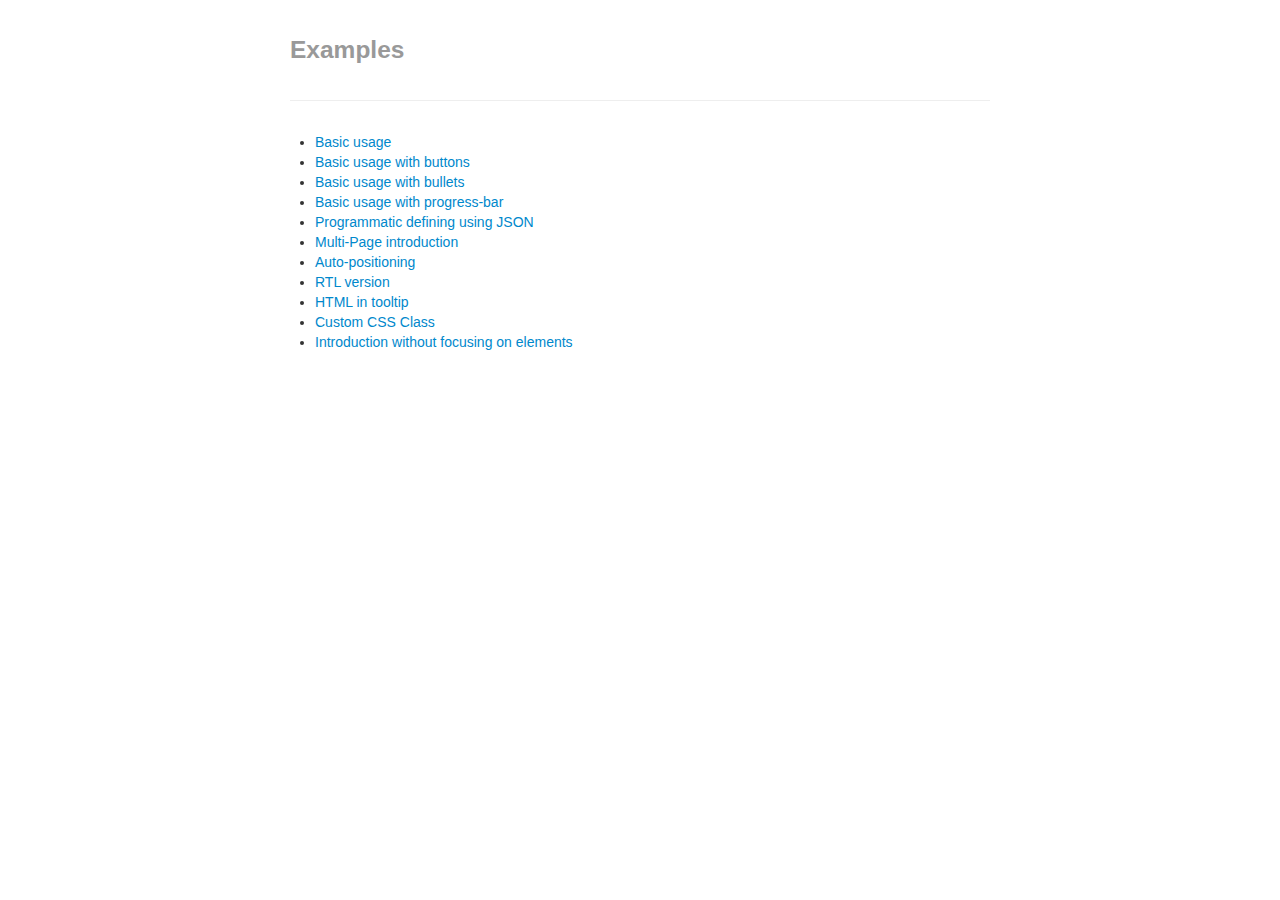
<file: admin/bower_components/intro.js/example/index.html>
<!DOCTYPE html>
<html lang="en">
  <head>
    <meta charset="utf-8">
    <title>Examples, Table of Contents</title>
    <meta name="viewport" content="width=device-width, initial-scale=1.0">
    <meta name="description" content="Intro.js - Better introductions for websites and features with a step-by-step guide for your projects.">
    <meta name="author" content="Afshin Mehrabani (@afshinmeh) in usabli.ca group">

    <!-- styles -->
    <link href="assets/css/bootstrap.min.css" rel="stylesheet">
    <link href="assets/css/demo.css" rel="stylesheet">
    <link href="assets/css/bootstrap-responsive.min.css" rel="stylesheet">
  </head>

  <body>
    <div class="container-narrow">
      <div class="masthead">
        <h3 class="muted">Examples</h3>
      </div>

      <hr>
      <ul>
        <li><a href="hello-world/index.html" title='Basic usage'>Basic usage</a></li>
        <li><a href="hello-world/withoutBullets.html" title='Basic usage with buttons'>Basic usage with buttons</a></li>
        <li><a href="hello-world/withoutButtons.html" title='Basic usage with bullets'>Basic usage with bullets</a></li>
        <li><a href="hello-world/withProgress.html" title='Basic usage with progress-bar'>Basic usage with progress-bar</a></li>
        <li><a href="programmatic/index.html" title='Programmatic defining using JSON'>Programmatic defining using JSON</a></li>
        <li><a href="multi-page/index.html" title='Multi-Page introduction'>Multi-Page introduction</a></li>
        <li><a href="auto-position/index.html" title='Auto-positioning'>Auto-positioning</a></li>
        <li><a href="RTL/index.html" title='RTL version'>RTL version</a></li>
        <li><a href="html-tooltip/index.html" title='HTML in tooltip'>HTML in tooltip</a></li>
        <li><a href="custom-class/index.html" title='Custom CSS Class'>Custom CSS Class</a></li>
        <li><a href="withoutElement/index.html" title='Introduction without focusing on elements'>Introduction without focusing on elements</a></li>
      </ul>
    </div>
  </body>
</html>
</file>
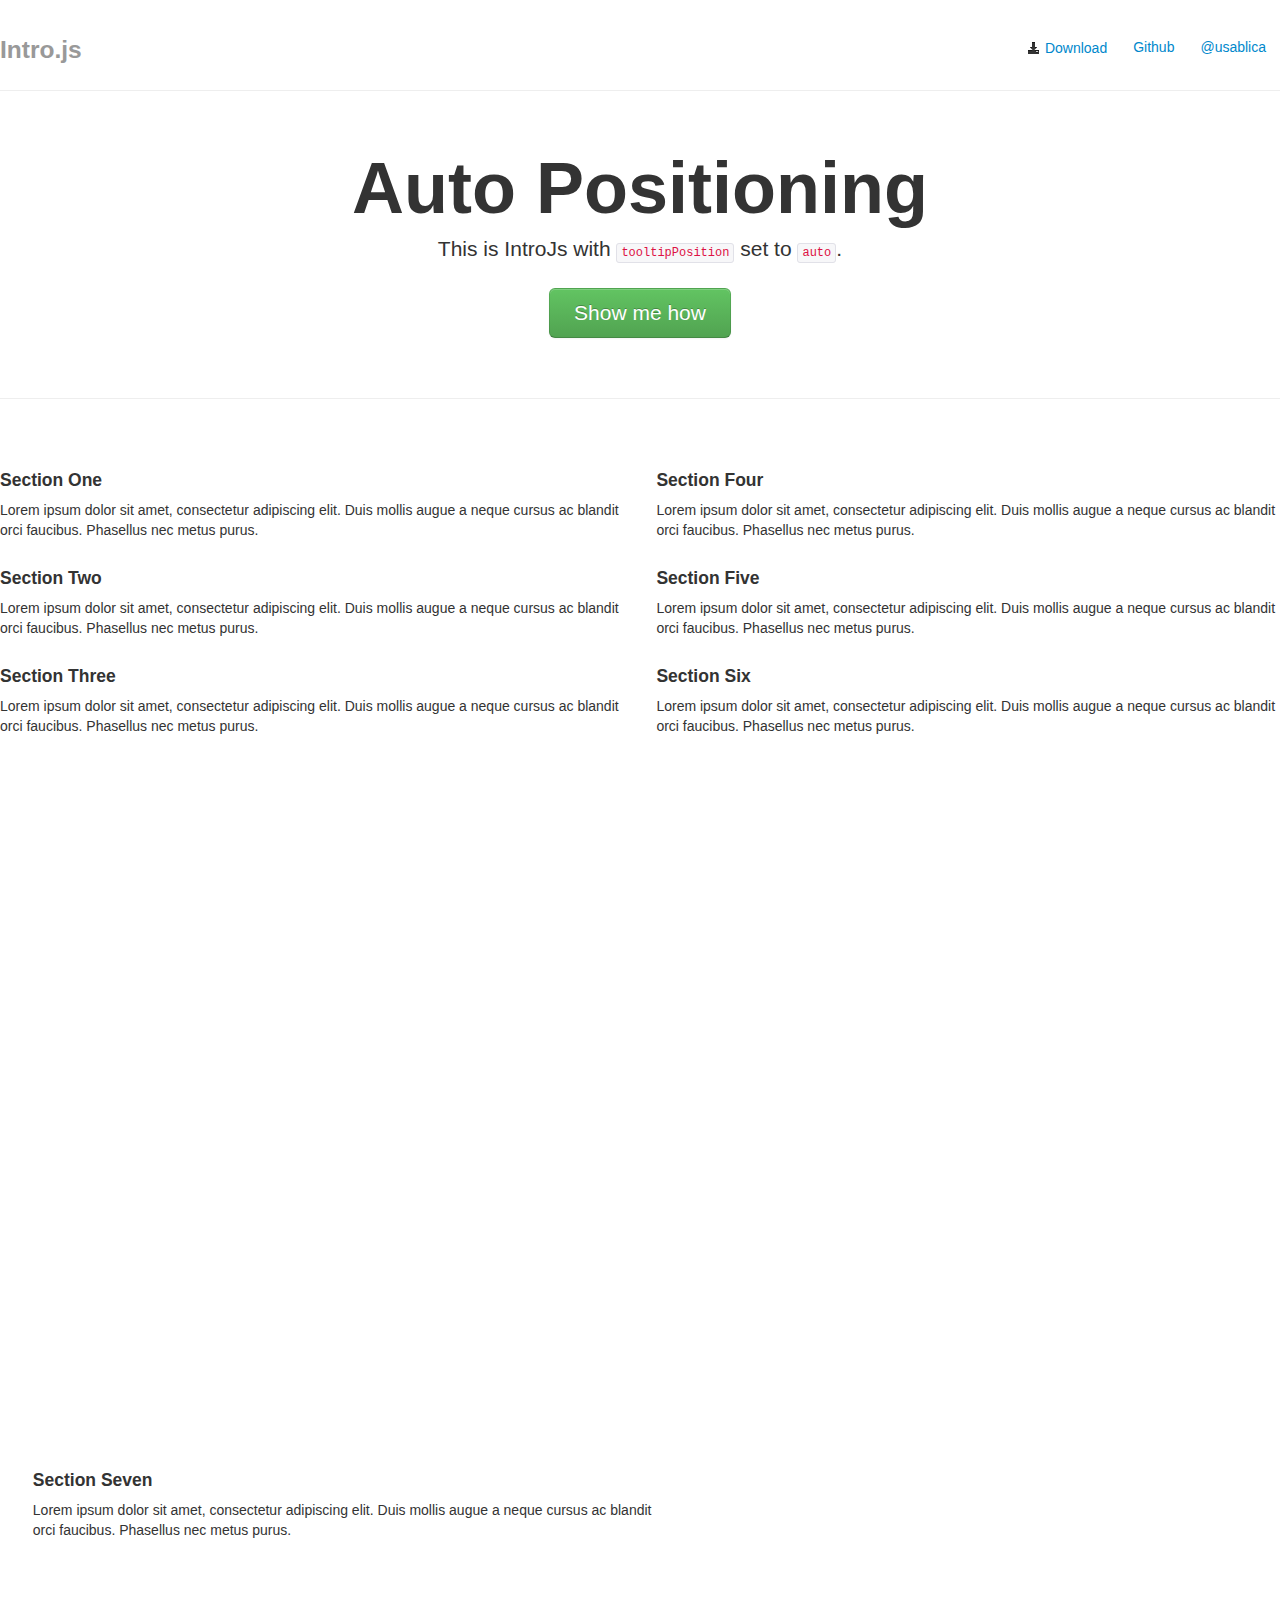
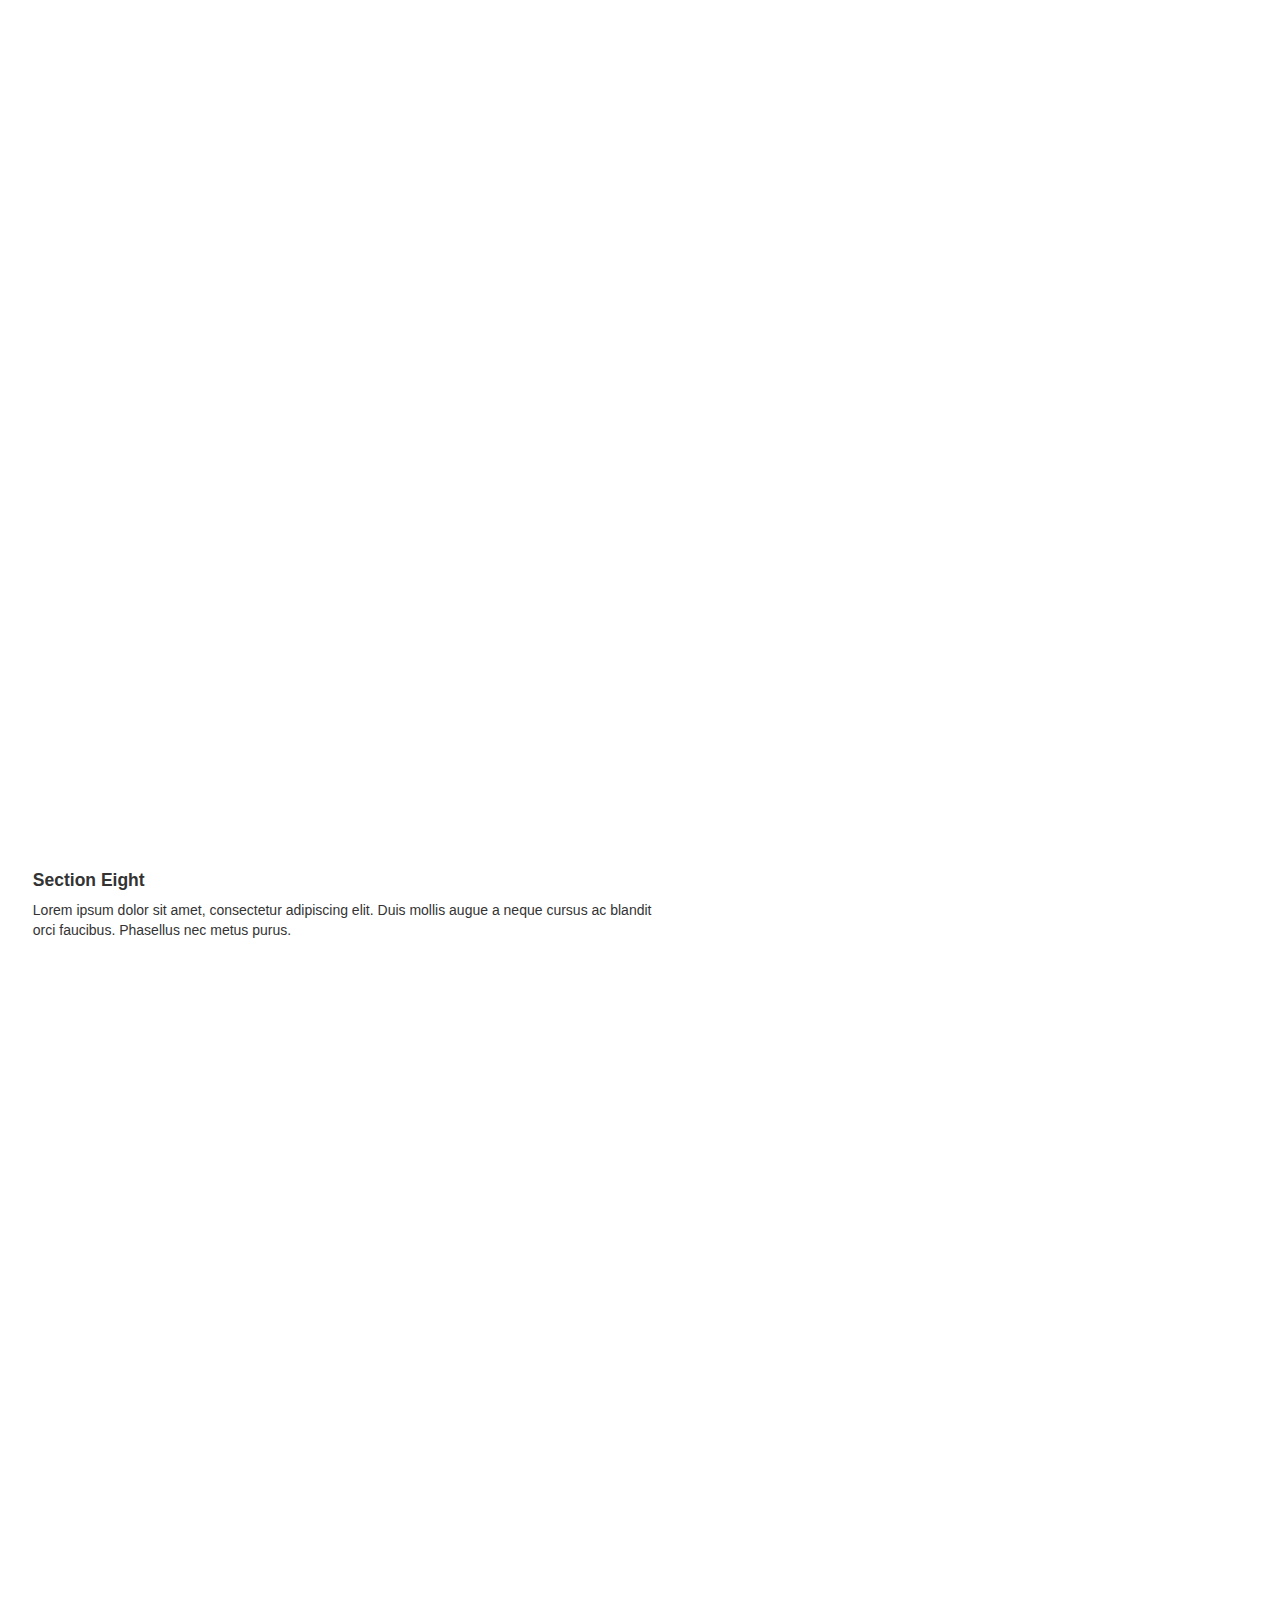
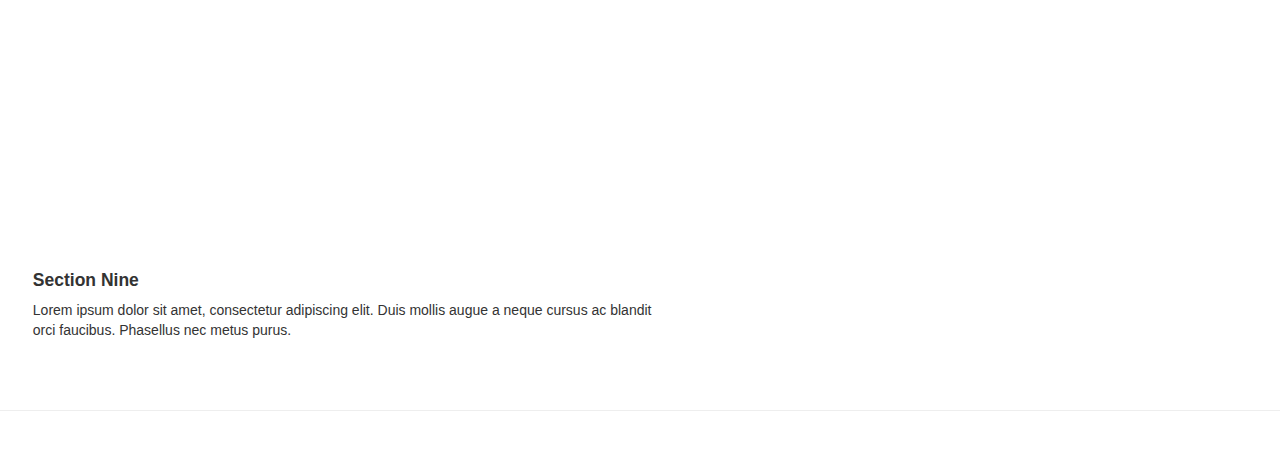
<file: admin/bower_components/intro.js/example/auto-position/index.html>
<!DOCTYPE html>
<html lang="en">
  <head>
    <meta charset="utf-8">
    <title>Auto Positioning</title>
    <meta name="viewport" content="width=device-width, initial-scale=1.0">
    <meta name="description" content="Intro.js - Better introductions for websites and features with a step-by-step guide for your projects.">
    <meta name="author" content="Afshin Mehrabani (@afshinmeh) in usabli.ca group">

    <!-- styles -->
    <link href="../assets/css/bootstrap.min.css" rel="stylesheet">
    <link href="../assets/css/demo.css" rel="stylesheet">

    <!-- Add IntroJs styles -->
    <link href="../../introjs.css" rel="stylesheet">

    <link href="../assets/css/bootstrap-responsive.min.css" rel="stylesheet">
	<script>
		function startTour() {
			var tour = introJs()
			tour.setOption('tooltipPosition', 'auto');
			tour.setOption('positionPrecedence', ['left', 'right', 'bottom', 'top'])
			tour.start()
		}
	
	</script>
  </head>

  <body>


      <div class="masthead">
        <ul class="nav nav-pills pull-right" data-step="8" data-intro="Get it, use it.">
          <li><a href="https://github.com/usablica/intro.js/tags"><i class='icon-black icon-download-alt'></i> Download</a></li>
          <li><a href="https://github.com/usablica/intro.js">Github</a></li>
          <li><a href="https://twitter.com/usablica">@usablica</a></li>
        </ul>
        <h3 class="muted">Intro.js</h3>
      </div>

      <hr>

      <div class="jumbotron">
        <h1 data-step="1" data-intro="This is a tooltip!">Auto Positioning</h1>
        <p class="lead" data-step="7" data-intro="Another step.">This is IntroJs with <code>tooltipPosition</code> set to <code>auto</code>.</p>
        <a class="btn btn-large btn-success" href="javascript:void(0);" onclick="javascript:startTour();">Show me how</a>
      </div>

      <hr>

      <div class="row-fluid marketing">
        <div class="span6" data-step="2" data-intro="Ok, wasn't that fun?">
          <h4>Section One</h4>
          <p>Lorem ipsum dolor sit amet, consectetur adipiscing elit. Duis mollis augue a neque cursus ac blandit orci faucibus. Phasellus nec metus purus.</p>

          <h4>Section Two</h4>
          <p>Lorem ipsum dolor sit amet, consectetur adipiscing elit. Duis mollis augue a neque cursus ac blandit orci faucibus. Phasellus nec metus purus.</p>

          <h4>Section Three</h4>
          <p>Lorem ipsum dolor sit amet, consectetur adipiscing elit. Duis mollis augue a neque cursus ac blandit orci faucibus. Phasellus nec metus purus.</p>
          </div>

        <div class="span6" data-step="3" data-intro="More features, more fun.">
          <h4>Section Four</h4>
          <p>Lorem ipsum dolor sit amet, consectetur adipiscing elit. Duis mollis augue a neque cursus ac blandit orci faucibus. Phasellus nec metus purus.</p>

          <h4>Section Five</h4>
          <p>Lorem ipsum dolor sit amet, consectetur adipiscing elit. Duis mollis augue a neque cursus ac blandit orci faucibus. Phasellus nec metus purus.</p>

          <h4>Section Six</h4>
          <p>Lorem ipsum dolor sit amet, consectetur adipiscing elit. Duis mollis augue a neque cursus ac blandit orci faucibus. Phasellus nec metus purus.</p>

        </div>
		
		<div style='height:1000px'></div>
		<div class="span6" data-step="4" data-intro="A step we need to scroll to">
			<h4>Section Seven</h4>
			<p>Lorem ipsum dolor sit amet, consectetur adipiscing elit. Duis mollis augue a neque cursus ac blandit orci faucibus. Phasellus nec metus purus.</p>
		</div>
		
		<div style='height:1000px'></div>
		<div class="span6" data-step="5" data-intro="We want this one to be on top" data-position="top">
			<h4>Section Eight</h4>
			<p>Lorem ipsum dolor sit amet, consectetur adipiscing elit. Duis mollis augue a neque cursus ac blandit orci faucibus. Phasellus nec metus purus.</p>
		</div>
		
		
		<div style='height:1000px'></div>
		<div class="span6" data-step="6" data-intro="We want this one to be on the left, but it won't fit" data-position="left">
			<h4>Section Nine</h4>
			<p>Lorem ipsum dolor sit amet, consectetur adipiscing elit. Duis mollis augue a neque cursus ac blandit orci faucibus. Phasellus nec metus purus.</p>
		</div>
      </div>

      <hr>
    <script type="text/javascript" src="../../intro.js"></script>
  </body>
</html>
</file>
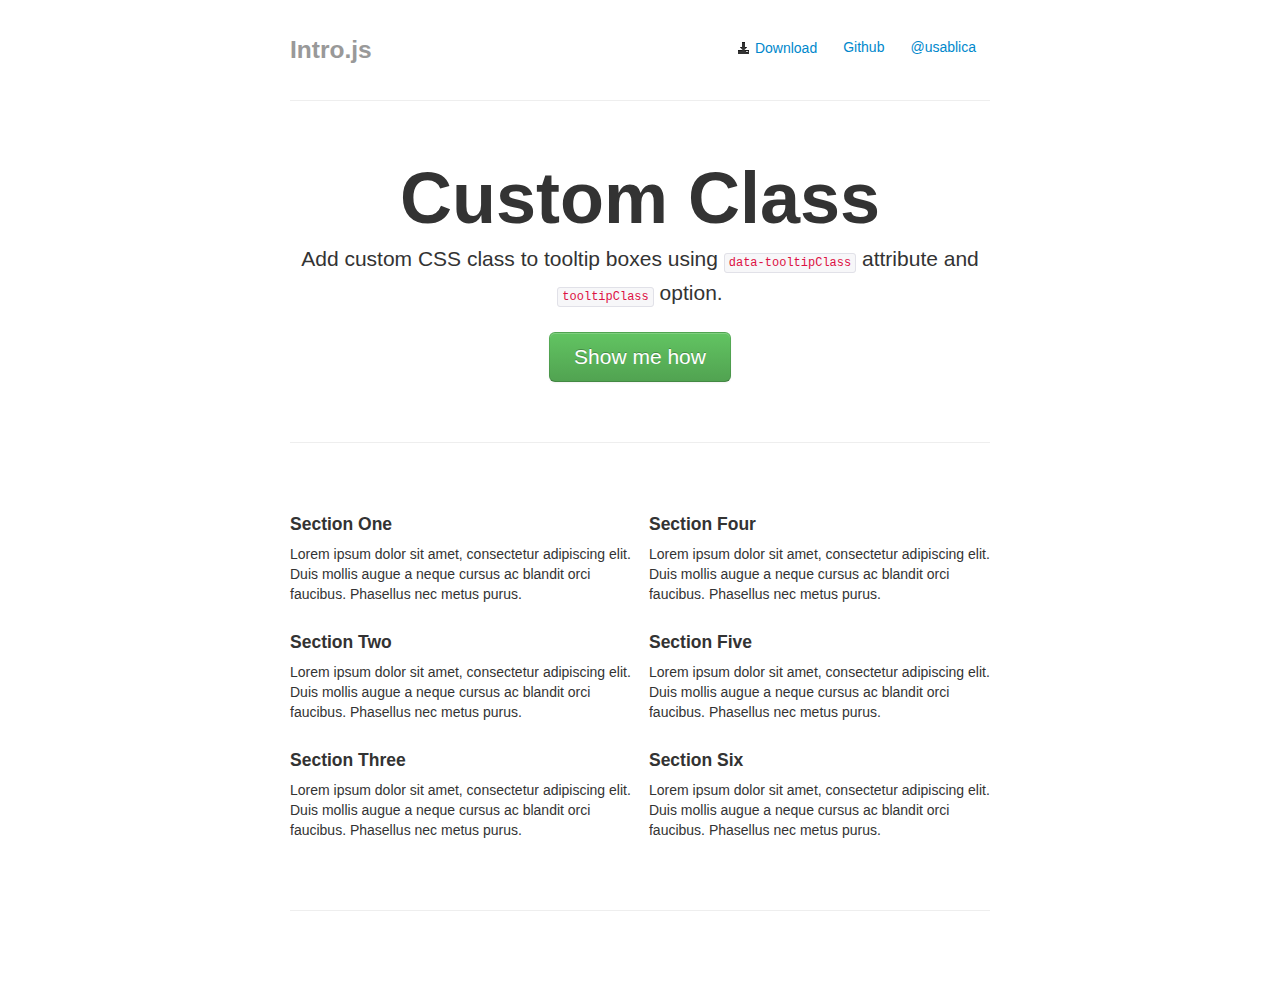
<file: admin/bower_components/intro.js/example/custom-class/index.html>
<!DOCTYPE html>
<html lang="en">
  <head>
    <meta charset="utf-8">
    <title>Custom CSS Class</title>
    <meta name="viewport" content="width=device-width, initial-scale=1.0">
    <meta name="description" content="Intro.js - Better introductions for websites and features with a step-by-step guide for your projects.">
    <meta name="author" content="Afshin Mehrabani (@afshinmeh) in usabli.ca group">

    <!-- styles -->
    <link href="../assets/css/bootstrap.min.css" rel="stylesheet">
    <link href="../assets/css/demo.css" rel="stylesheet">

    <!-- Add IntroJs styles -->
    <link href="../../introjs.css" rel="stylesheet">

    <link href="../assets/css/bootstrap-responsive.min.css" rel="stylesheet">
    <style>
      .forLastStep {
        font-weight: bold;
      }
      .customDefault { 
        color: gray;
      }
      .customDefault .introjs-skipbutton {
        border-radius: 0;
        color: red;
      }
    </style>
  </head>

  <body>

    <div class="container-narrow">

      <div class="masthead">
        <ul class="nav nav-pills pull-right" data-step="5" data-tooltipClass='forLastStep' data-intro="Get it, use it.">
          <li><a href="https://github.com/usablica/intro.js/tags"><i class='icon-black icon-download-alt'></i> Download</a></li>
          <li><a href="https://github.com/usablica/intro.js">Github</a></li>
          <li><a href="https://twitter.com/usablica">@usablica</a></li>
        </ul>
        <h3 class="muted">Intro.js</h3>
      </div>

      <hr>

      <div class="jumbotron">
        <h1 data-step="1" data-intro="This is a tooltip!">Custom Class</h1>
        <p class="lead" data-step="4" data-intro="Another step.">Add custom CSS class to tooltip boxes using <code>data-tooltipClass</code> attribute and <code>tooltipClass</code> option.</p>
        <a class="btn btn-large btn-success" href="javascript:void(0);" onclick="javascript:introJs().setOption('tooltipClass', 'customDefault').start();">Show me how</a>
      </div>

      <hr>

      <div class="row-fluid marketing">
        <div class="span6" data-step="2" data-intro="Ok, wasn't that fun?" data-position='right'>
          <h4>Section One</h4>
          <p>Lorem ipsum dolor sit amet, consectetur adipiscing elit. Duis mollis augue a neque cursus ac blandit orci faucibus. Phasellus nec metus purus.</p>

          <h4>Section Two</h4>
          <p>Lorem ipsum dolor sit amet, consectetur adipiscing elit. Duis mollis augue a neque cursus ac blandit orci faucibus. Phasellus nec metus purus.</p>

          <h4>Section Three</h4>
          <p>Lorem ipsum dolor sit amet, consectetur adipiscing elit. Duis mollis augue a neque cursus ac blandit orci faucibus. Phasellus nec metus purus.</p>
          </div>

        <div class="span6" data-step="3" data-intro="More features, more fun."  data-position='left'>
          <h4>Section Four</h4>
          <p>Lorem ipsum dolor sit amet, consectetur adipiscing elit. Duis mollis augue a neque cursus ac blandit orci faucibus. Phasellus nec metus purus.</p>

          <h4>Section Five</h4>
          <p>Lorem ipsum dolor sit amet, consectetur adipiscing elit. Duis mollis augue a neque cursus ac blandit orci faucibus. Phasellus nec metus purus.</p>

          <h4>Section Six</h4>
          <p>Lorem ipsum dolor sit amet, consectetur adipiscing elit. Duis mollis augue a neque cursus ac blandit orci faucibus. Phasellus nec metus purus.</p>

        </div>
      </div>

      <hr>
    </div>
    <script type="text/javascript" src="../../intro.js"></script>
  </body>
</html>
</file>
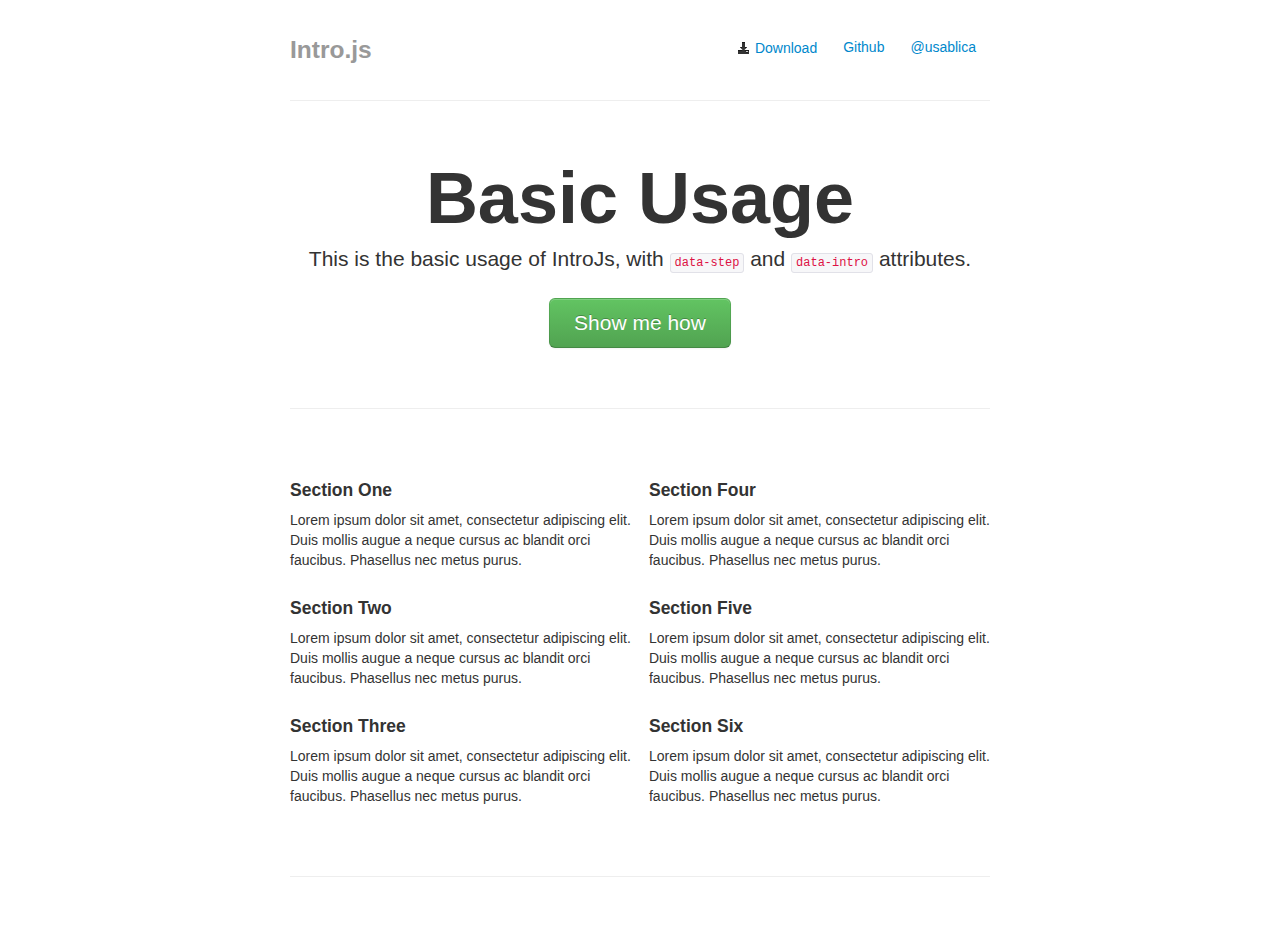
<file: admin/bower_components/intro.js/example/hello-world/index.html>
<!DOCTYPE html>
<html lang="en">
  <head>
    <meta charset="utf-8">
    <title>Basic usage</title>
    <meta name="viewport" content="width=device-width, initial-scale=1.0">
    <meta name="description" content="Intro.js - Better introductions for websites and features with a step-by-step guide for your projects.">
    <meta name="author" content="Afshin Mehrabani (@afshinmeh) in usabli.ca group">

    <!-- styles -->
    <link href="../assets/css/bootstrap.min.css" rel="stylesheet">
    <link href="../assets/css/demo.css" rel="stylesheet">

    <!-- Add IntroJs styles -->
    <link href="../../introjs.css" rel="stylesheet">

    <link href="../assets/css/bootstrap-responsive.min.css" rel="stylesheet">
  </head>

  <body>

    <div class="container-narrow">

      <div class="masthead">
        <ul class="nav nav-pills pull-right" data-step="5" data-intro="Get it, use it.">
          <li><a href="https://github.com/usablica/intro.js/tags"><i class='icon-black icon-download-alt'></i> Download</a></li>
          <li><a href="https://github.com/usablica/intro.js">Github</a></li>
          <li><a href="https://twitter.com/usablica">@usablica</a></li>
        </ul>
        <h3 class="muted">Intro.js</h3>
      </div>

      <hr>

      <div class="jumbotron">
        <h1 data-step="1" data-intro="This is a tooltip!">Basic Usage</h1>
        <p class="lead" data-step="4" data-intro="Another step.">This is the basic usage of IntroJs, with <code>data-step</code> and <code>data-intro</code> attributes.</p>
        <a class="btn btn-large btn-success" href="javascript:void(0);" onclick="javascript:introJs().start();">Show me how</a>
      </div>

      <hr>

      <div class="row-fluid marketing">
        <div class="span6" data-step="2" data-intro="Ok, wasn't that fun?" data-position='right'>
          <h4>Section One</h4>
          <p>Lorem ipsum dolor sit amet, consectetur adipiscing elit. Duis mollis augue a neque cursus ac blandit orci faucibus. Phasellus nec metus purus.</p>

          <h4>Section Two</h4>
          <p>Lorem ipsum dolor sit amet, consectetur adipiscing elit. Duis mollis augue a neque cursus ac blandit orci faucibus. Phasellus nec metus purus.</p>

          <h4>Section Three</h4>
          <p>Lorem ipsum dolor sit amet, consectetur adipiscing elit. Duis mollis augue a neque cursus ac blandit orci faucibus. Phasellus nec metus purus.</p>
          </div>

        <div class="span6" data-step="3" data-intro="More features, more fun."  data-position='left'>
          <h4>Section Four</h4>
          <p>Lorem ipsum dolor sit amet, consectetur adipiscing elit. Duis mollis augue a neque cursus ac blandit orci faucibus. Phasellus nec metus purus.</p>

          <h4>Section Five</h4>
          <p>Lorem ipsum dolor sit amet, consectetur adipiscing elit. Duis mollis augue a neque cursus ac blandit orci faucibus. Phasellus nec metus purus.</p>

          <h4>Section Six</h4>
          <p>Lorem ipsum dolor sit amet, consectetur adipiscing elit. Duis mollis augue a neque cursus ac blandit orci faucibus. Phasellus nec metus purus.</p>

        </div>
      </div>

      <hr>
    </div>
    <script type="text/javascript" src="../../intro.js"></script>
  </body>
</html>
</file>
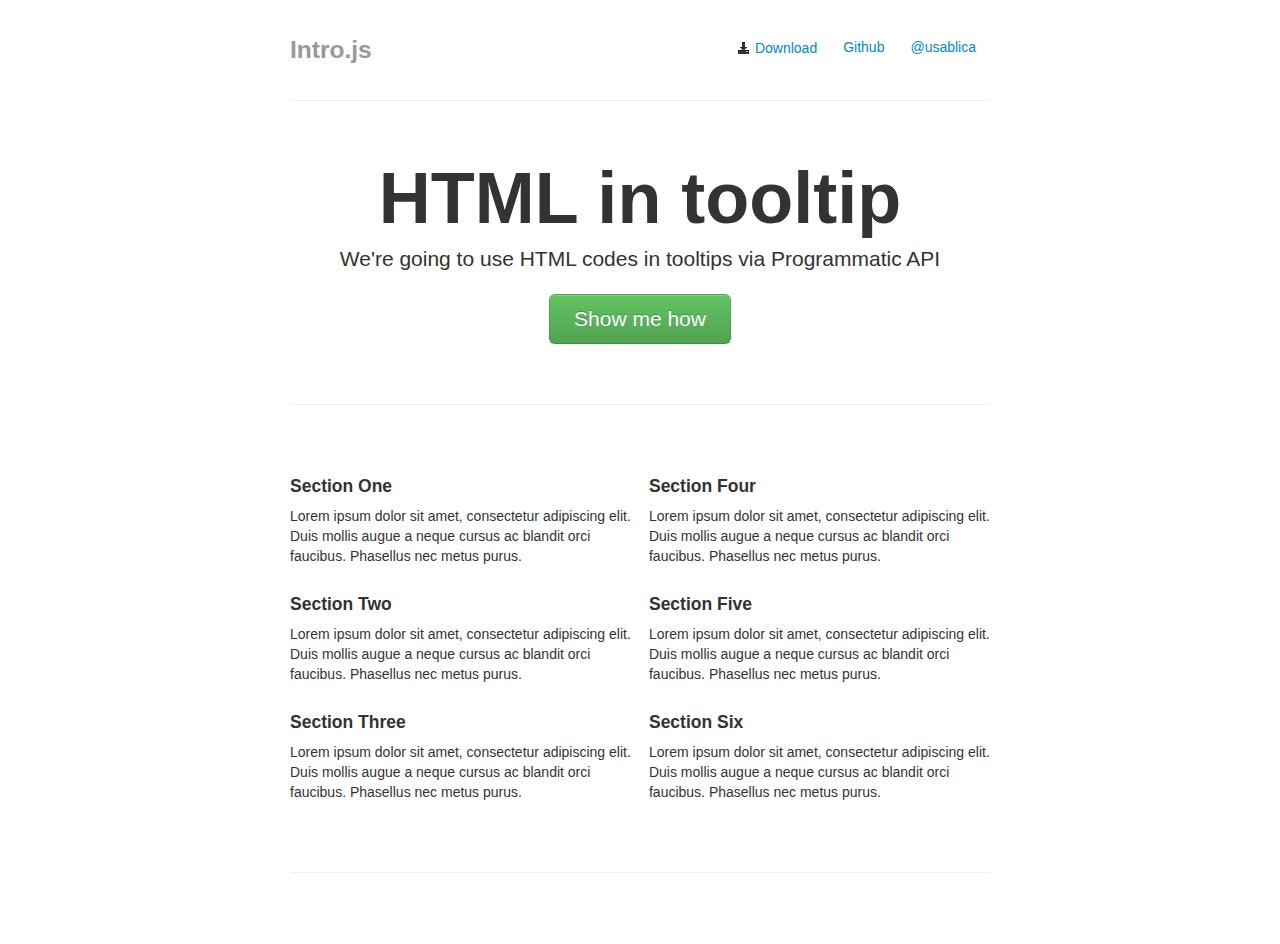
<file: admin/bower_components/intro.js/example/html-tooltip/index.html>
<!DOCTYPE html>
<html lang="en">
  <head>
    <meta charset="utf-8">
    <title>HTML in tooltip</title>
    <meta name="viewport" content="width=device-width, initial-scale=1.0">
    <meta name="description" content="Intro.js - Better introductions for websites and features with a step-by-step guide for your projects.">
    <meta name="author" content="Afshin Mehrabani (@afshinmeh) in usabli.ca group">

    <!-- styles -->
    <link href="../assets/css/bootstrap.min.css" rel="stylesheet">
    <link href="../assets/css/demo.css" rel="stylesheet">

    <!-- Add IntroJs styles -->
    <link href="../../introjs.css" rel="stylesheet">

    <link href="../assets/css/bootstrap-responsive.min.css" rel="stylesheet">
  </head>

  <body>

    <div class="container-narrow">

      <div class="masthead">
        <ul id="step5" class="nav nav-pills pull-right">
          <li><a href="https://github.com/usablica/intro.js/tags"><i class='icon-black icon-download-alt'></i> Download</a></li>
          <li><a href="https://github.com/usablica/intro.js">Github</a></li>
          <li><a href="https://twitter.com/usablica">@usablica</a></li>
        </ul>
        <h3 class="muted">Intro.js</h3>
      </div>

      <hr>

      <div class="jumbotron">
        <h1 id="step1">HTML in tooltip</h1>
        <p id="step4" class="lead">We're going to use HTML codes in tooltips via Programmatic API</p>
        <a class="btn btn-large btn-success" href="javascript:void(0);" onclick="startIntro();">Show me how</a>
      </div>

      <hr>

      <div class="row-fluid marketing">
        <div id="step2" class="span6">
          <h4>Section One</h4>
          <p>Lorem ipsum dolor sit amet, consectetur adipiscing elit. Duis mollis augue a neque cursus ac blandit orci faucibus. Phasellus nec metus purus.</p>

          <h4>Section Two</h4>
          <p>Lorem ipsum dolor sit amet, consectetur adipiscing elit. Duis mollis augue a neque cursus ac blandit orci faucibus. Phasellus nec metus purus.</p>

          <h4>Section Three</h4>
          <p>Lorem ipsum dolor sit amet, consectetur adipiscing elit. Duis mollis augue a neque cursus ac blandit orci faucibus. Phasellus nec metus purus.</p>
        </div>

        <div id="step3" class="span6">
          <h4>Section Four</h4>
          <p>Lorem ipsum dolor sit amet, consectetur adipiscing elit. Duis mollis augue a neque cursus ac blandit orci faucibus. Phasellus nec metus purus.</p>


          <h4>Section Five</h4>
          <p>Lorem ipsum dolor sit amet, consectetur adipiscing elit. Duis mollis augue a neque cursus ac blandit orci faucibus. Phasellus nec metus purus.</p>

          <h4>Section Six</h4>
          <p>Lorem ipsum dolor sit amet, consectetur adipiscing elit. Duis mollis augue a neque cursus ac blandit orci faucibus. Phasellus nec metus purus.</p>
        </div>
      </div>

      <hr>

    </div>
    <script type="text/javascript" src="../../intro.js"></script>
    <script type="text/javascript">
      function startIntro(){
        var intro = introJs();
          intro.setOptions({
            steps: [
              {
                element: '#step1',
                intro: "This is a <b>bold</b> tooltip."
              },
              {
                element: '#step2',
                intro: "Ok, <i>wasn't</i> that fun?",
                position: 'right'
              },
              {
                element: '#step3',
                intro: 'More features, more <span style="color: red;">f</span><span style="color: green;">u</span><span style="color: blue;">n</span>.',
                position: 'left'
              },
              {
                element: '#step4',
                intro: "<span style='font-family: Tahoma'>Another step with new font!</span>",
                position: 'bottom'
              },
              {
                element: '#step5',
                intro: '<strong>Get</strong> it, <strong>use</strong> it.'
              }
            ]
          });

          intro.start();
      }
    </script>
  </body>
</html>
</file>
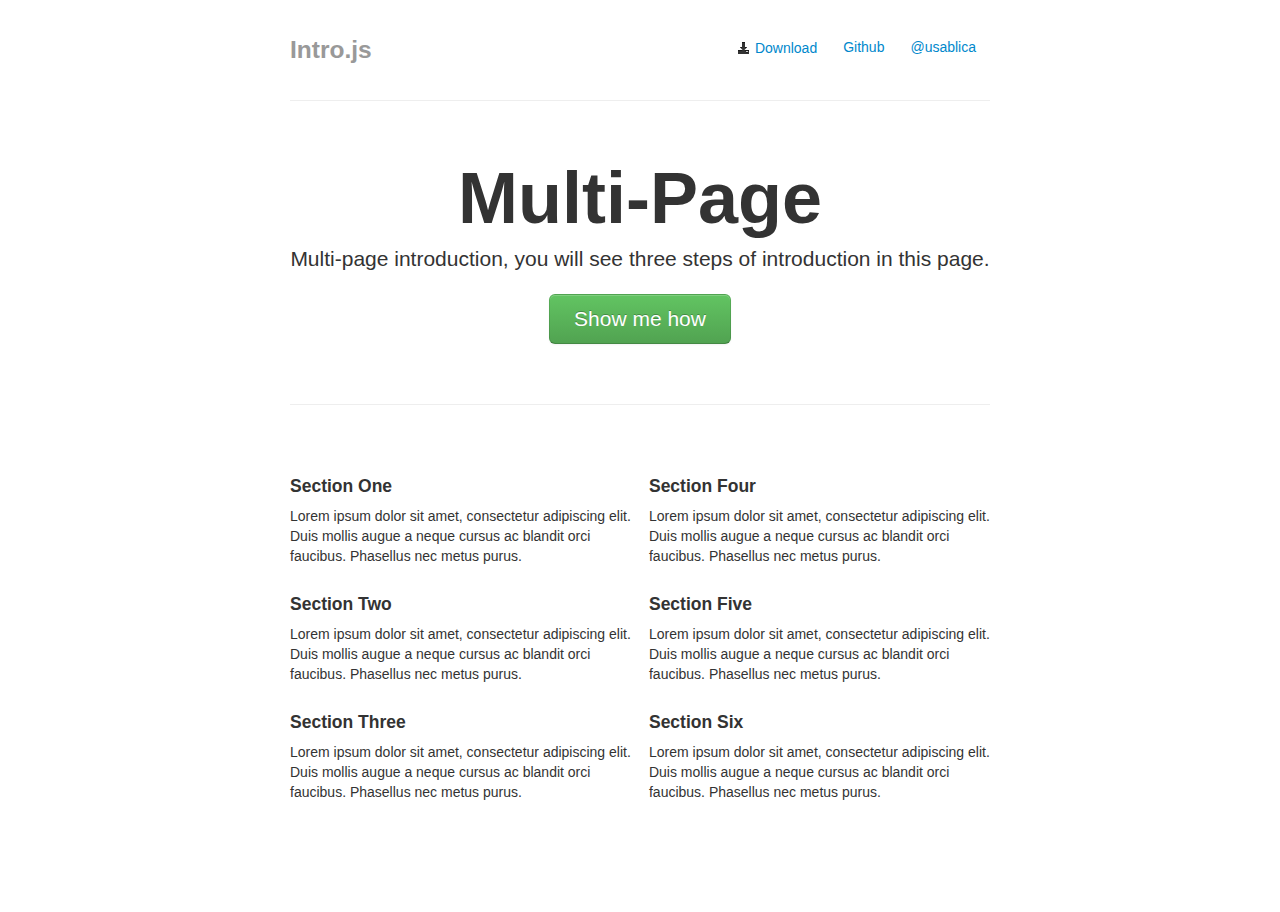
<file: admin/bower_components/intro.js/example/multi-page/index.html>
<!DOCTYPE html>
<html lang="en">
  <head>
    <meta charset="utf-8">
    <title>Multi-page introduction, Page 1</title>
    <meta name="viewport" content="width=device-width, initial-scale=1.0">
    <meta name="description" content="Intro.js - Better introductions for websites and features with a step-by-step guide for your projects.">
    <meta name="author" content="Afshin Mehrabani (@afshinmeh) in usabli.ca group">

    <!-- styles -->
    <link href="../assets/css/bootstrap.min.css" rel="stylesheet">
    <link href="../assets/css/demo.css" rel="stylesheet">

    <!-- Add IntroJs styles -->
    <link href="../../introjs.css" rel="stylesheet">
    <link href="../assets/css/bootstrap-responsive.min.css" rel="stylesheet">
  </head>

  <body>
    <div class="container-narrow">
      <div class="masthead">
        <ul class="nav nav-pills pull-right">
          <li><a href="https://github.com/usablica/intro.js/tags"><i class='icon-black icon-download-alt'></i> Download</a></li>
          <li><a href="https://github.com/usablica/intro.js">Github</a></li>
          <li><a href="https://twitter.com/usablica">@usablica</a></li>
        </ul>
        <h3 class="muted">Intro.js</h3>
      </div>

      <hr>

      <div class="jumbotron">
        <h1 data-step="1" data-intro="This is a tooltip!">Multi-Page</span></h1>
        <p class="lead">Multi-page introduction, you will see three steps of introduction in this page.</p>
        <a id="startButton" class="btn btn-large btn-success" href="javascript:void(0);">Show me how</a>
      </div>

      <hr>

      <div class="row-fluid marketing">
        <div class="span6" data-step="2" data-intro="Ok, wasn't that fun?" data-position='right'>
          <h4>Section One</h4>
          <p>Lorem ipsum dolor sit amet, consectetur adipiscing elit. Duis mollis augue a neque cursus ac blandit orci faucibus. Phasellus nec metus purus.</p>

          <h4>Section Two</h4>
          <p>Lorem ipsum dolor sit amet, consectetur adipiscing elit. Duis mollis augue a neque cursus ac blandit orci faucibus. Phasellus nec metus purus.</p>

          <h4>Section Three</h4>
          <p>Lorem ipsum dolor sit amet, consectetur adipiscing elit. Duis mollis augue a neque cursus ac blandit orci faucibus. Phasellus nec metus purus.</p>
          </div>

        <div class="span6" data-step="3" data-intro="More features, more fun."  data-position='left'>
          <h4>Section Four</h4>
          <p>Lorem ipsum dolor sit amet, consectetur adipiscing elit. Duis mollis augue a neque cursus ac blandit orci faucibus. Phasellus nec metus purus.</p>

          <h4>Section Five</h4>
          <p>Lorem ipsum dolor sit amet, consectetur adipiscing elit. Duis mollis augue a neque cursus ac blandit orci faucibus. Phasellus nec metus purus.</p>
          <h4>Section Six</h4>
          <p>Lorem ipsum dolor sit amet, consectetur adipiscing elit. Duis mollis augue a neque cursus ac blandit orci faucibus. Phasellus nec metus purus.</p>
        </div>
      </div>

    </div>
    <script type="text/javascript" src="../../intro.js"></script>
    <script type="text/javascript">
      document.getElementById('startButton').onclick = function() {
        introJs().setOption('doneLabel', 'Next page').start().oncomplete(function() {
          window.location.href = 'second.html?multipage=true';
        });
      };
    </script>
  </body>
</html>
</file>
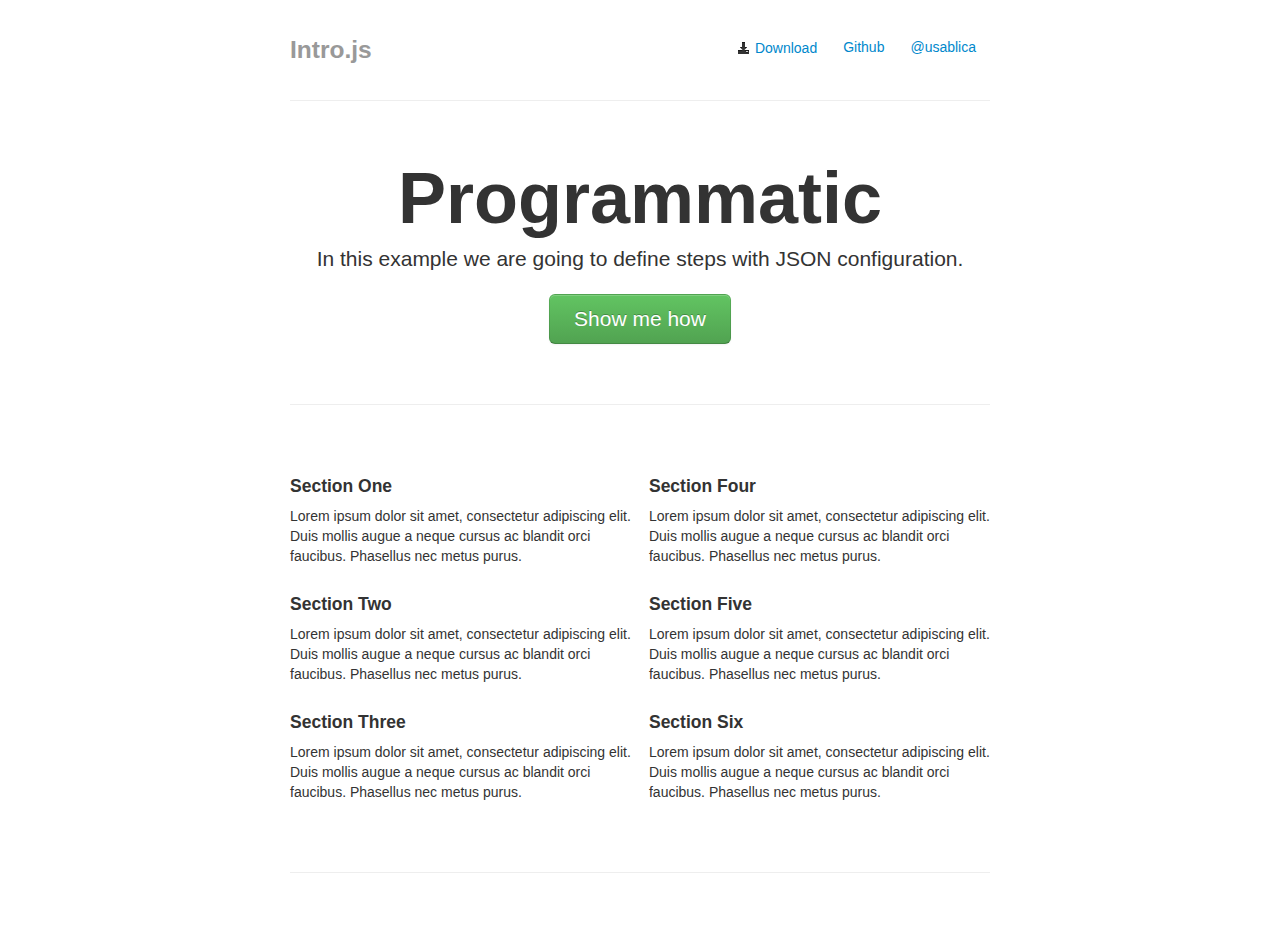
<file: admin/bower_components/intro.js/example/programmatic/index.html>
<!DOCTYPE html>
<html lang="en">
  <head>
    <meta charset="utf-8">
    <title>Defining with JSON configuration</title>
    <meta name="viewport" content="width=device-width, initial-scale=1.0">
    <meta name="description" content="Intro.js - Better introductions for websites and features with a step-by-step guide for your projects.">
    <meta name="author" content="Afshin Mehrabani (@afshinmeh) in usabli.ca group">

    <!-- styles -->
    <link href="../assets/css/bootstrap.min.css" rel="stylesheet">
    <link href="../assets/css/demo.css" rel="stylesheet">

    <!-- Add IntroJs styles -->
    <link href="../../introjs.css" rel="stylesheet">

    <link href="../assets/css/bootstrap-responsive.min.css" rel="stylesheet">
  </head>

  <body>

    <div class="container-narrow">

      <div class="masthead">
        <ul id="step5" class="nav nav-pills pull-right">
          <li><a href="https://github.com/usablica/intro.js/tags"><i class='icon-black icon-download-alt'></i> Download</a></li>
          <li><a href="https://github.com/usablica/intro.js">Github</a></li>
          <li><a href="https://twitter.com/usablica">@usablica</a></li>
        </ul>
        <h3 class="muted">Intro.js</h3>
      </div>

      <hr>

      <div class="jumbotron">
        <h1 id="step1">Programmatic</h1>
        <p id="step4" class="lead">In this example we are going to define steps with JSON configuration.</p>
        <a class="btn btn-large btn-success" href="javascript:void(0);" onclick="startIntro();">Show me how</a>
      </div>

      <hr>

      <div class="row-fluid marketing">
        <div id="step2" class="span6">
          <h4>Section One</h4>
          <p>Lorem ipsum dolor sit amet, consectetur adipiscing elit. Duis mollis augue a neque cursus ac blandit orci faucibus. Phasellus nec metus purus.</p>

          <h4>Section Two</h4>
          <p>Lorem ipsum dolor sit amet, consectetur adipiscing elit. Duis mollis augue a neque cursus ac blandit orci faucibus. Phasellus nec metus purus.</p>

          <h4>Section Three</h4>
          <p>Lorem ipsum dolor sit amet, consectetur adipiscing elit. Duis mollis augue a neque cursus ac blandit orci faucibus. Phasellus nec metus purus.</p>
        </div>

        <div id="step3" class="span6">
          <h4>Section Four</h4>
          <p>Lorem ipsum dolor sit amet, consectetur adipiscing elit. Duis mollis augue a neque cursus ac blandit orci faucibus. Phasellus nec metus purus.</p>


          <h4>Section Five</h4>
          <p>Lorem ipsum dolor sit amet, consectetur adipiscing elit. Duis mollis augue a neque cursus ac blandit orci faucibus. Phasellus nec metus purus.</p>

          <h4>Section Six</h4>
          <p>Lorem ipsum dolor sit amet, consectetur adipiscing elit. Duis mollis augue a neque cursus ac blandit orci faucibus. Phasellus nec metus purus.</p>
        </div>
      </div>

      <hr>

    </div>
    <script type="text/javascript" src="../../intro.js"></script>
    <script type="text/javascript">
      function startIntro(){
        var intro = introJs();
          intro.setOptions({
            steps: [
              { 
                intro: "Hello world!"
              },
              {
                element: document.querySelector('#step1'),
                intro: "This is a tooltip."
              },
              {
                element: document.querySelectorAll('#step2')[0],
                intro: "Ok, wasn't that fun?",
                position: 'right'
              },
              {
                element: '#step3',
                intro: 'More features, more fun.',
                position: 'left'
              },
              {
                element: '#step4',
                intro: "Another step.",
                position: 'bottom'
              },
              {
                element: '#step5',
                intro: 'Get it, use it.'
              }
            ]
          });

          intro.start();
      }
    </script>
  </body>
</html>
</file>
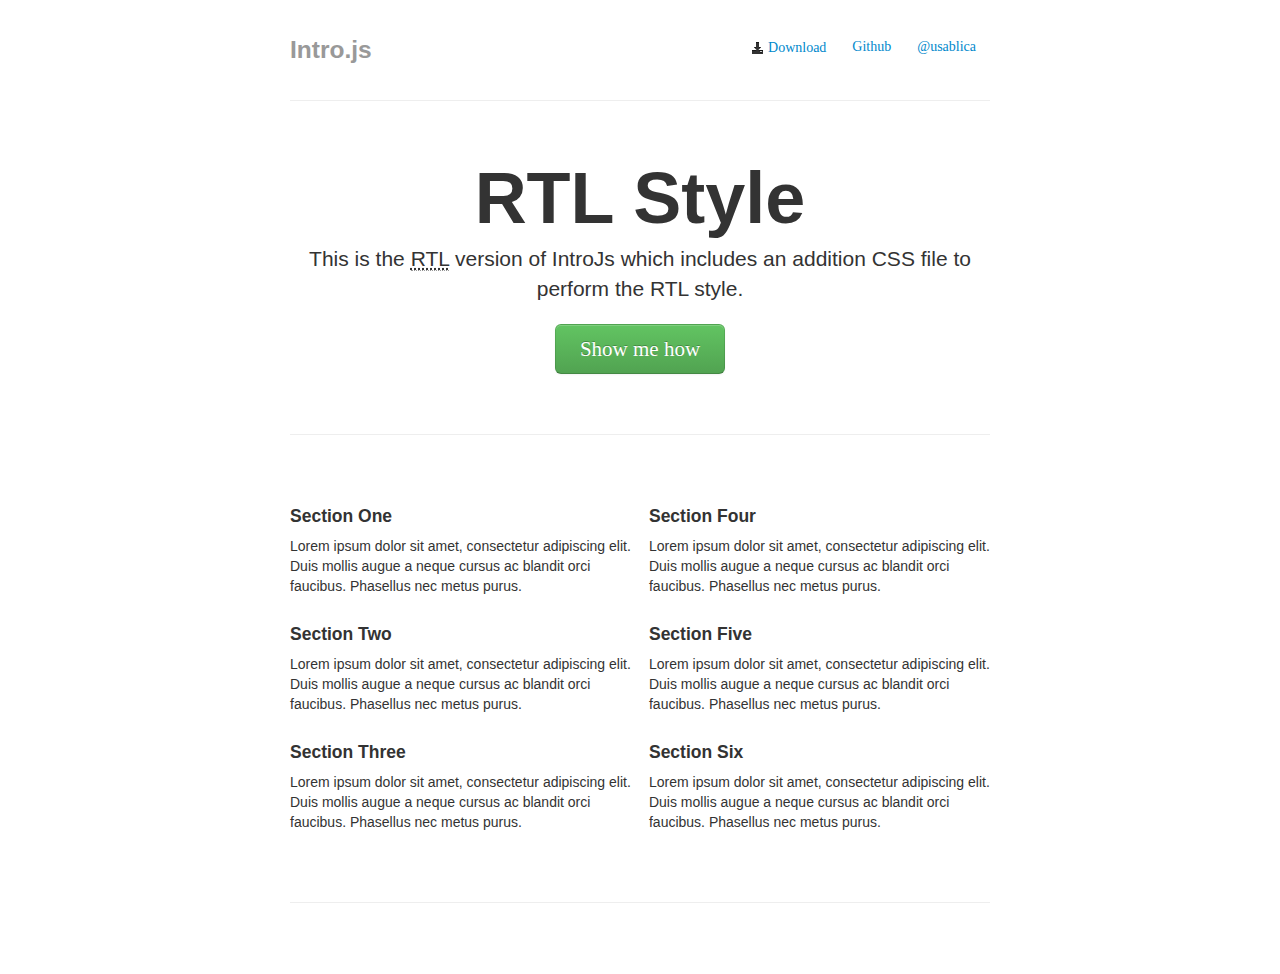
<file: admin/bower_components/intro.js/example/RTL/index.html>
<!DOCTYPE html>
<html lang="en">
  <head>
    <meta charset="utf-8">
    <title>Handling "Right To Left" languages</title>
    <meta name="viewport" content="width=device-width, initial-scale=1.0">
    <meta name="description" content="Intro.js - Better introductions for websites and features with a step-by-step guide for your projects.">
    <meta name="author" content="Afshin Mehrabani (@afshinmeh) in usabli.ca group">

    <!-- styles -->
    <link href="../assets/css/bootstrap.min.css" rel="stylesheet">
    <link href="../assets/css/demo.css" rel="stylesheet">

    <!-- Add IntroJs styles -->
    <link href="../../introjs.css" rel="stylesheet">
    <!-- Add IntroJs RTL styles -->
    <link href="../../introjs-rtl.css" rel="stylesheet">

    <link href="../assets/css/bootstrap-responsive.min.css" rel="stylesheet">

    <style type="text/css"> 
      a, .introjs-tooltiptext {
        font-family: 'tahoma' !important;
      }
    </style>

  </head>

  <body>

    <div class="container-narrow">

      <div class="masthead">
        <ul class="nav nav-pills pull-right" data-step="5" data-intro="دانلود کن">
          <li><a href="https://github.com/usablica/intro.js/tags"><i class='icon-black icon-download-alt'></i> Download</a></li>
          <li><a href="https://github.com/usablica/intro.js">Github</a></li>
          <li><a href="https://twitter.com/usablica">@usablica</a></li>
        </ul>
        <h3 class="muted">Intro.js</h3>
      </div>

      <hr>

      <div class="jumbotron">
        <h1 data-step="1" data-intro="متن توضیح">RTL Style</span></h1>
        <p class="lead" data-step="4" data-intro="یک مرحله دیگه">This is the <abbr lang="en" title="Right To Left">RTL</abbr> version of IntroJs which includes an addition CSS file to perform the RTL style.</p>
        <a class="btn btn-large btn-success" href="javascript:void(0);" onclick="javascript:introJs().setOptions({ 'nextLabel': 'بعد', 'prevLabel': 'قبل', 'skipLabel': 'خروج', 'doneLabel': 'اتمام' }).start();">Show me how</a>
      </div>

      <hr>

      <div class="row-fluid marketing">
        <div class="span6" data-step="2" data-intro="باحال نیست؟" data-position='right'>
          <h4>Section One</h4>
          <p>Lorem ipsum dolor sit amet, consectetur adipiscing elit. Duis mollis augue a neque cursus ac blandit orci faucibus. Phasellus nec metus purus.</p>

          <h4>Section Two</h4>
          <p>Lorem ipsum dolor sit amet, consectetur adipiscing elit. Duis mollis augue a neque cursus ac blandit orci faucibus. Phasellus nec metus purus.</p>

          <h4>Section Three</h4>
          <p>Lorem ipsum dolor sit amet, consectetur adipiscing elit. Duis mollis augue a neque cursus ac blandit orci faucibus. Phasellus nec metus purus.</p>
          </div>

        <div class="span6" data-step="3" data-intro="امکانات بیشتر"  data-position='left'>
          <h4>Section Four</h4>
          <p>Lorem ipsum dolor sit amet, consectetur adipiscing elit. Duis mollis augue a neque cursus ac blandit orci faucibus. Phasellus nec metus purus.</p>

          <h4>Section Five</h4>
          <p>Lorem ipsum dolor sit amet, consectetur adipiscing elit. Duis mollis augue a neque cursus ac blandit orci faucibus. Phasellus nec metus purus.</p>

          <h4>Section Six</h4>
          <p>Lorem ipsum dolor sit amet, consectetur adipiscing elit. Duis mollis augue a neque cursus ac blandit orci faucibus. Phasellus nec metus purus.</p>

        </div>
      </div>

      <hr>
    </div>
    <script type="text/javascript" src="../../intro.js"></script>
  </body>
</html>
</file>
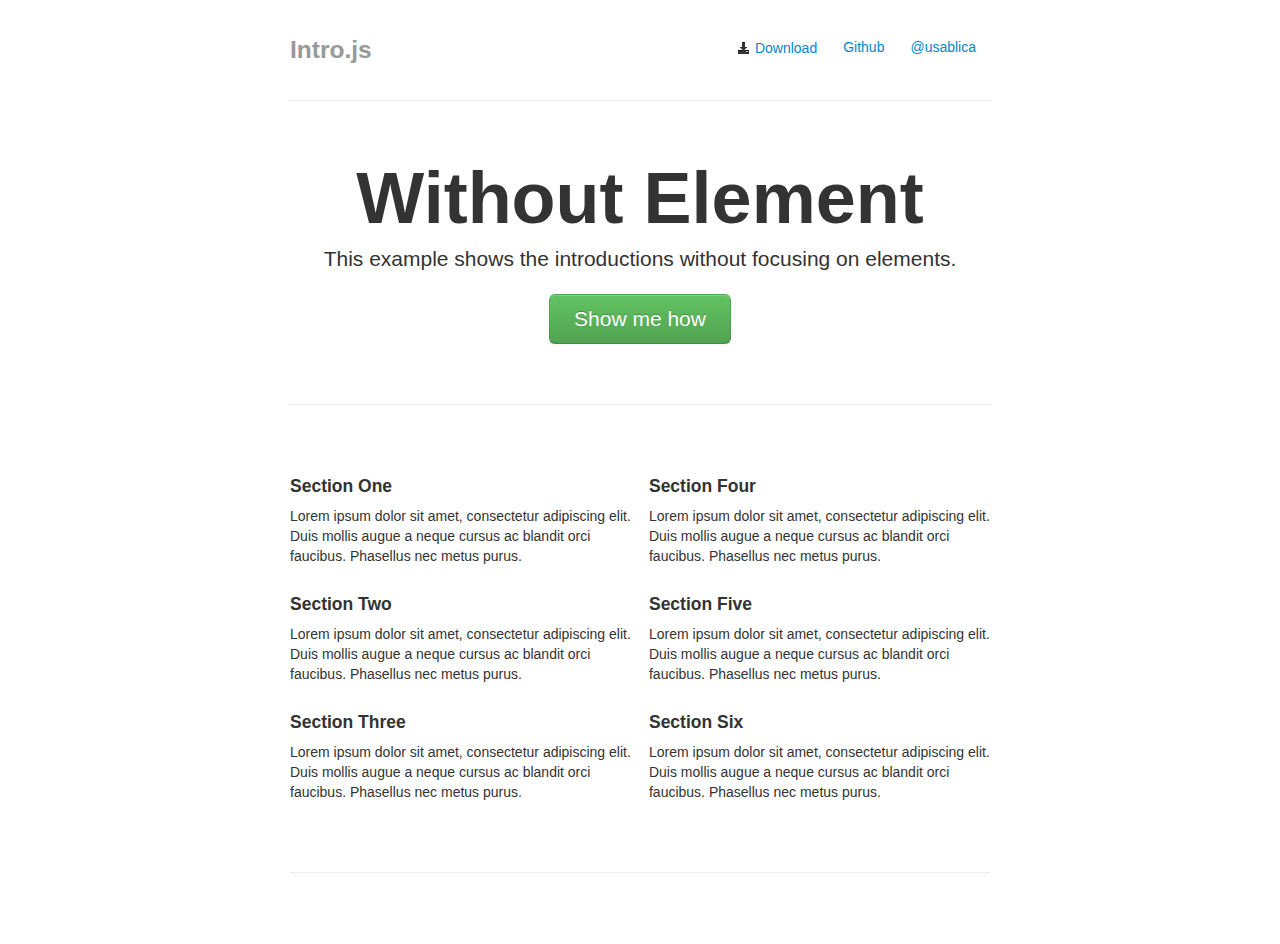
<file: admin/bower_components/intro.js/example/withoutElement/index.html>
<!DOCTYPE html>
<html lang="en">
  <head>
    <meta charset="utf-8">
    <title>Intro without focusing on elements</title>
    <meta name="viewport" content="width=device-width, initial-scale=1.0">
    <meta name="description" content="Intro.js - Better introductions for websites and features with a step-by-step guide for your projects.">
    <meta name="author" content="Afshin Mehrabani (@afshinmeh) in usabli.ca group">

    <!-- styles -->
    <link href="../assets/css/bootstrap.min.css" rel="stylesheet">
    <link href="../assets/css/demo.css" rel="stylesheet">

    <!-- Add IntroJs styles -->
    <link href="../../introjs.css" rel="stylesheet">

    <link href="../assets/css/bootstrap-responsive.min.css" rel="stylesheet">
  </head>

  <body>

    <div class="container-narrow">

      <div class="masthead">
        <ul id="step5" class="nav nav-pills pull-right">
          <li><a href="https://github.com/usablica/intro.js/tags"><i class='icon-black icon-download-alt'></i> Download</a></li>
          <li><a href="https://github.com/usablica/intro.js">Github</a></li>
          <li><a href="https://twitter.com/usablica">@usablica</a></li>
        </ul>
        <h3 class="muted">Intro.js</h3>
      </div>

      <hr>

      <div class="jumbotron">
        <h1 id="step1">Without Element</h1>
        <p id="step4" class="lead">This example shows the introductions without focusing on elements.</p>
        <a class="btn btn-large btn-success" href="javascript:void(0);" onclick="startIntro();">Show me how</a>
      </div>

      <hr>

      <div class="row-fluid marketing">
        <div id="step2" class="span6">
          <h4>Section One</h4>
          <p>Lorem ipsum dolor sit amet, consectetur adipiscing elit. Duis mollis augue a neque cursus ac blandit orci faucibus. Phasellus nec metus purus.</p>

          <h4>Section Two</h4>
          <p>Lorem ipsum dolor sit amet, consectetur adipiscing elit. Duis mollis augue a neque cursus ac blandit orci faucibus. Phasellus nec metus purus.</p>

          <h4>Section Three</h4>
          <p>Lorem ipsum dolor sit amet, consectetur adipiscing elit. Duis mollis augue a neque cursus ac blandit orci faucibus. Phasellus nec metus purus.</p>
        </div>

        <div id="step3" class="span6">
          <h4>Section Four</h4>
          <p>Lorem ipsum dolor sit amet, consectetur adipiscing elit. Duis mollis augue a neque cursus ac blandit orci faucibus. Phasellus nec metus purus.</p>


          <h4>Section Five</h4>
          <p>Lorem ipsum dolor sit amet, consectetur adipiscing elit. Duis mollis augue a neque cursus ac blandit orci faucibus. Phasellus nec metus purus.</p>

          <h4>Section Six</h4>
          <p>Lorem ipsum dolor sit amet, consectetur adipiscing elit. Duis mollis augue a neque cursus ac blandit orci faucibus. Phasellus nec metus purus.</p>
        </div>
      </div>

      <hr>

    </div>
    <script type="text/javascript" src="../../intro.js"></script>
    <script type="text/javascript">
      function startIntro(){
        var intro = introJs();
          intro.setOptions({
            steps: [
              { 
                intro: "Hello world!"
              },
              { 
                intro: "You <b>don't need</b> to define element to focus, this is a floating tooltip."
              },
              {
                element: document.querySelector('#step1'),
                intro: "This is a tooltip."
              },
              {
                element: document.querySelectorAll('#step2')[0],
                intro: "Ok, wasn't that fun?",
                position: 'right'
              },
              {
                element: '#step3',
                intro: 'More features, more fun.',
                position: 'left'
              },
              {
                element: '#step4',
                intro: "Another step.",
                position: 'bottom'
              },
              {
                element: '#step5',
                intro: 'Get it, use it.'
              }
            ]
          });

          intro.start();
      }
    </script>
  </body>
</html>
</file>
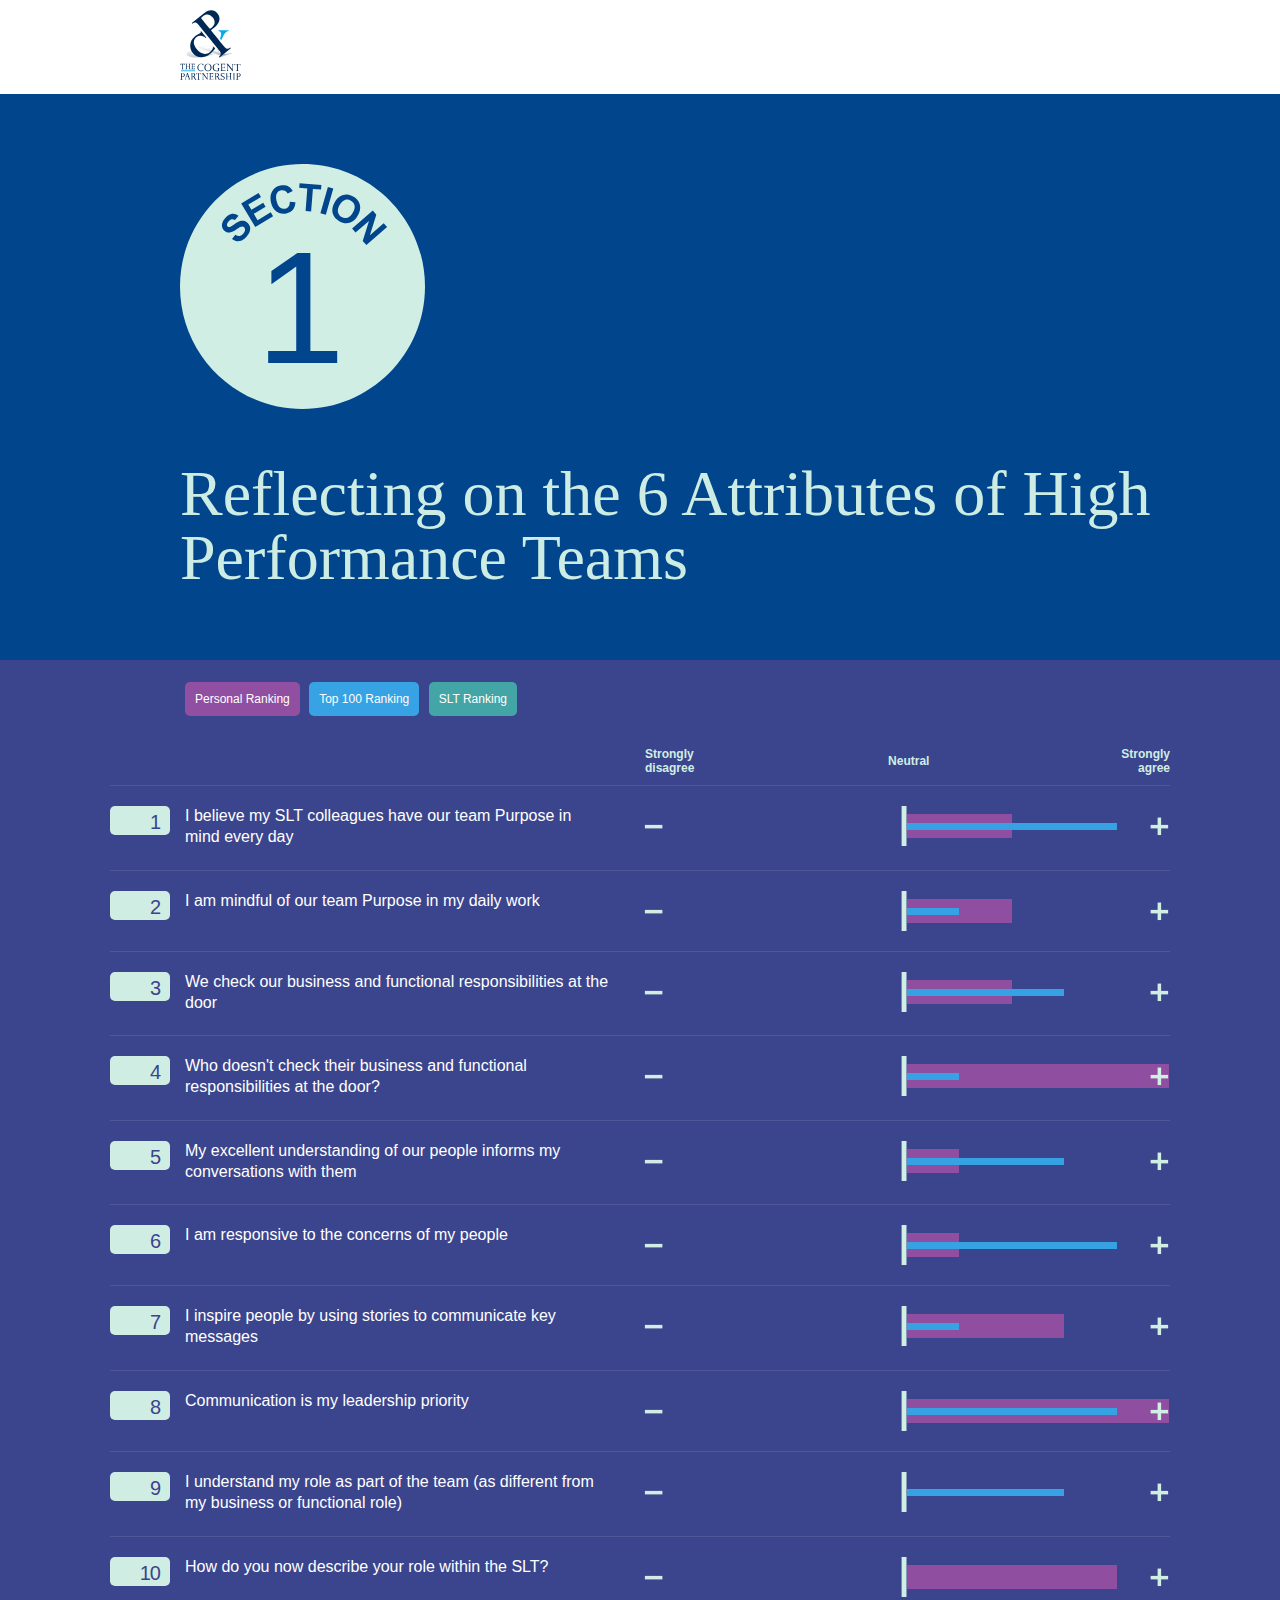
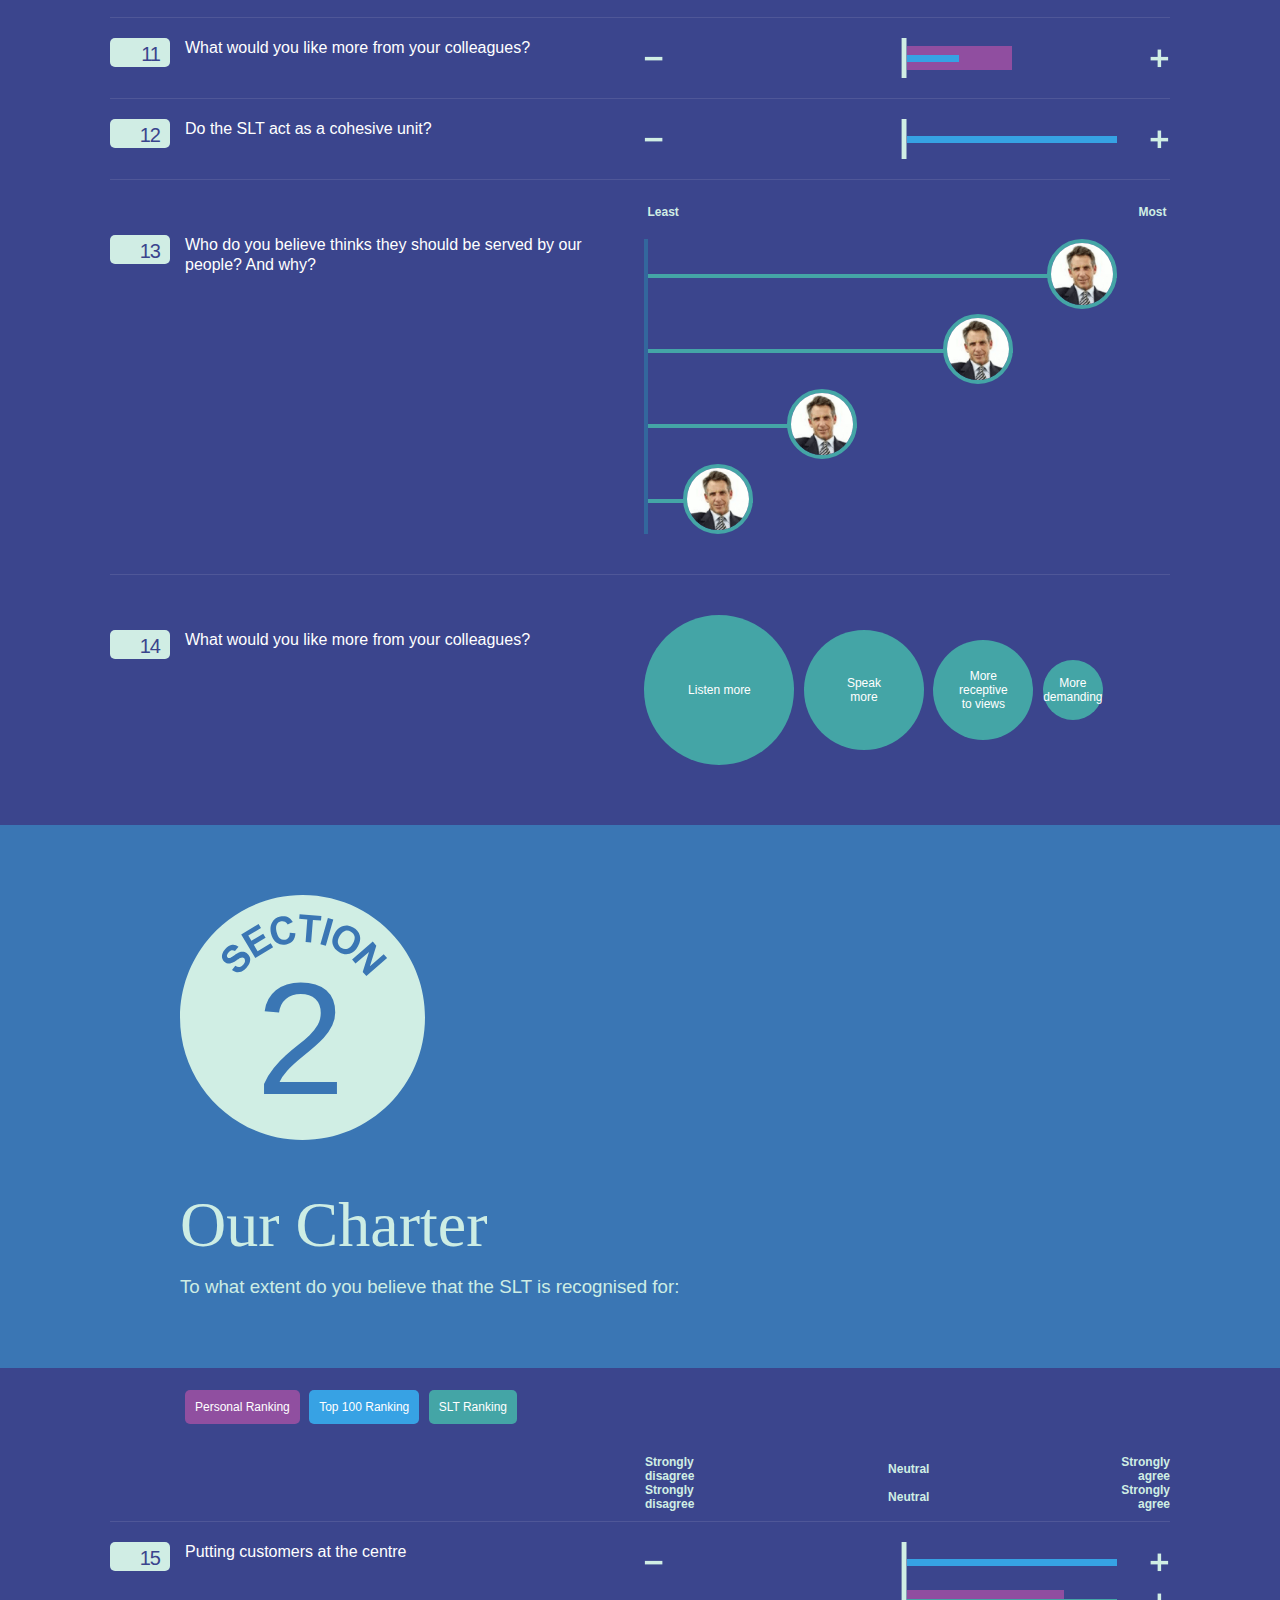
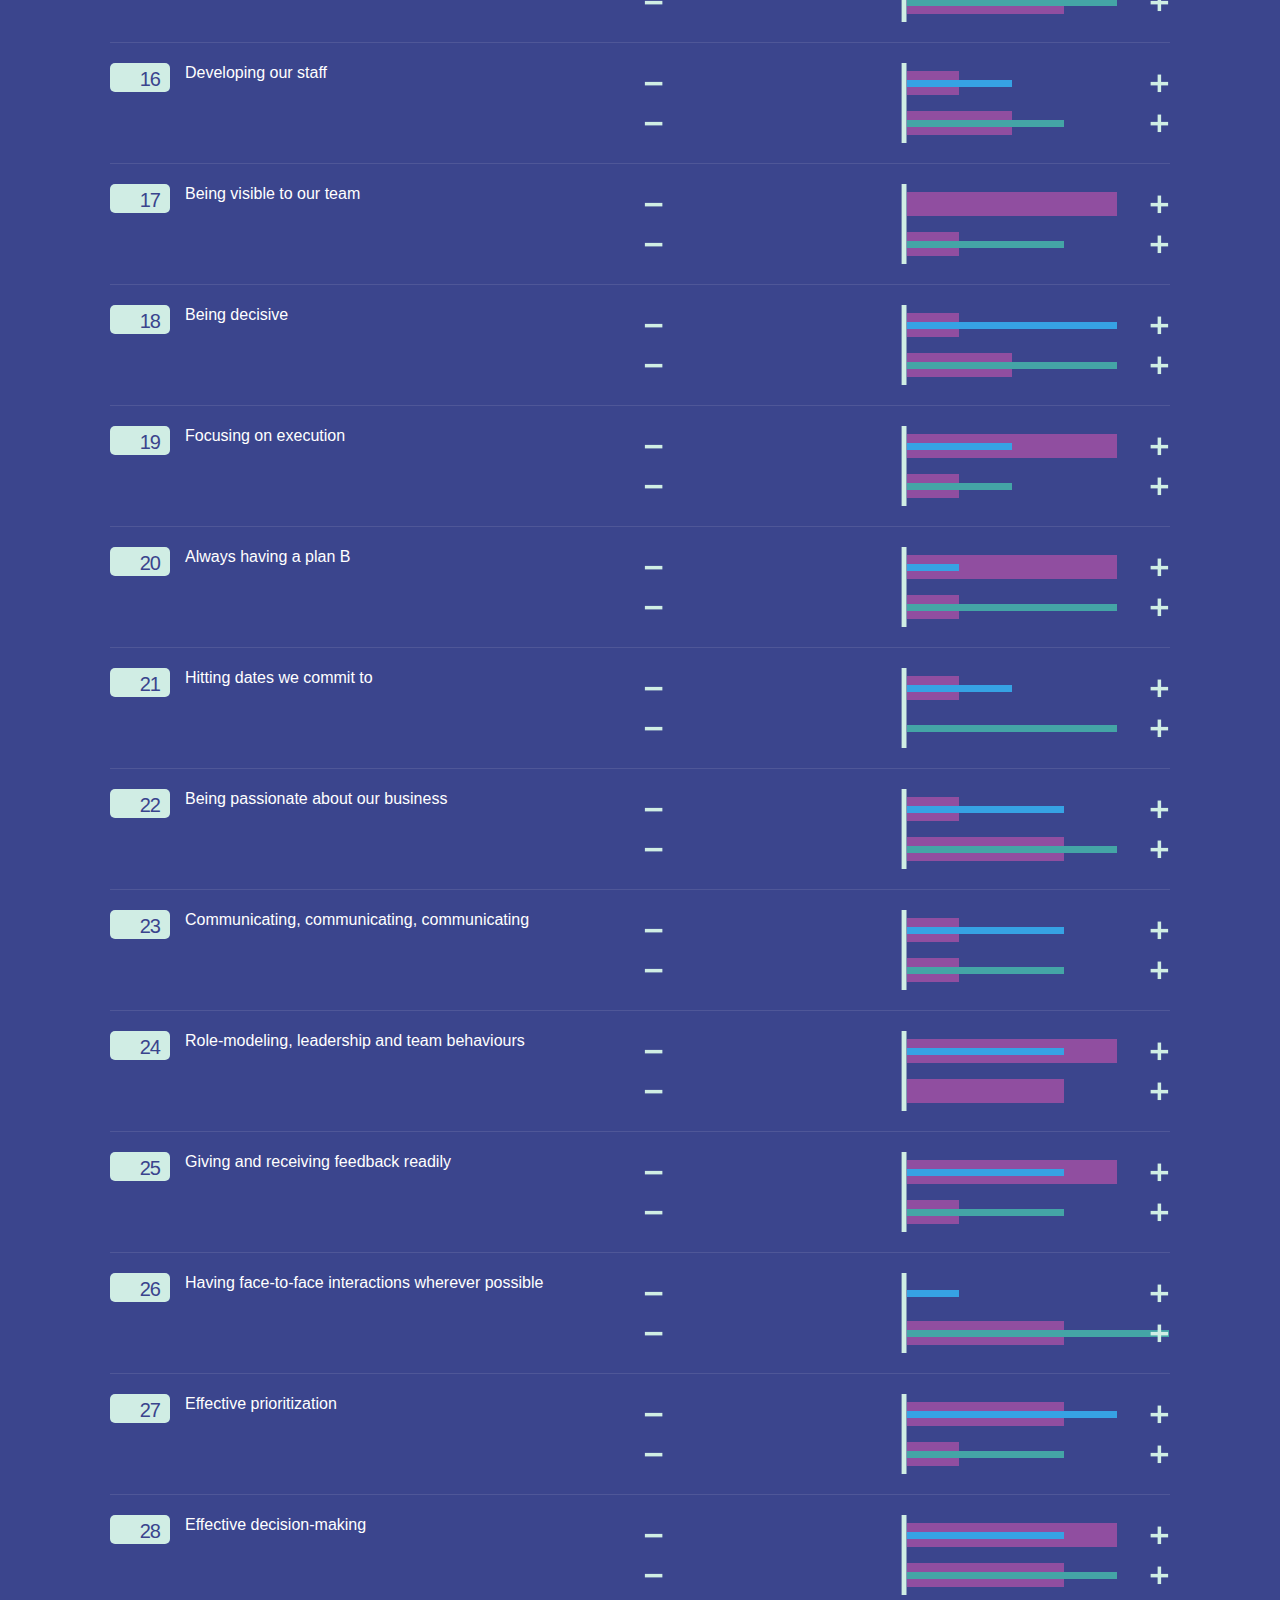
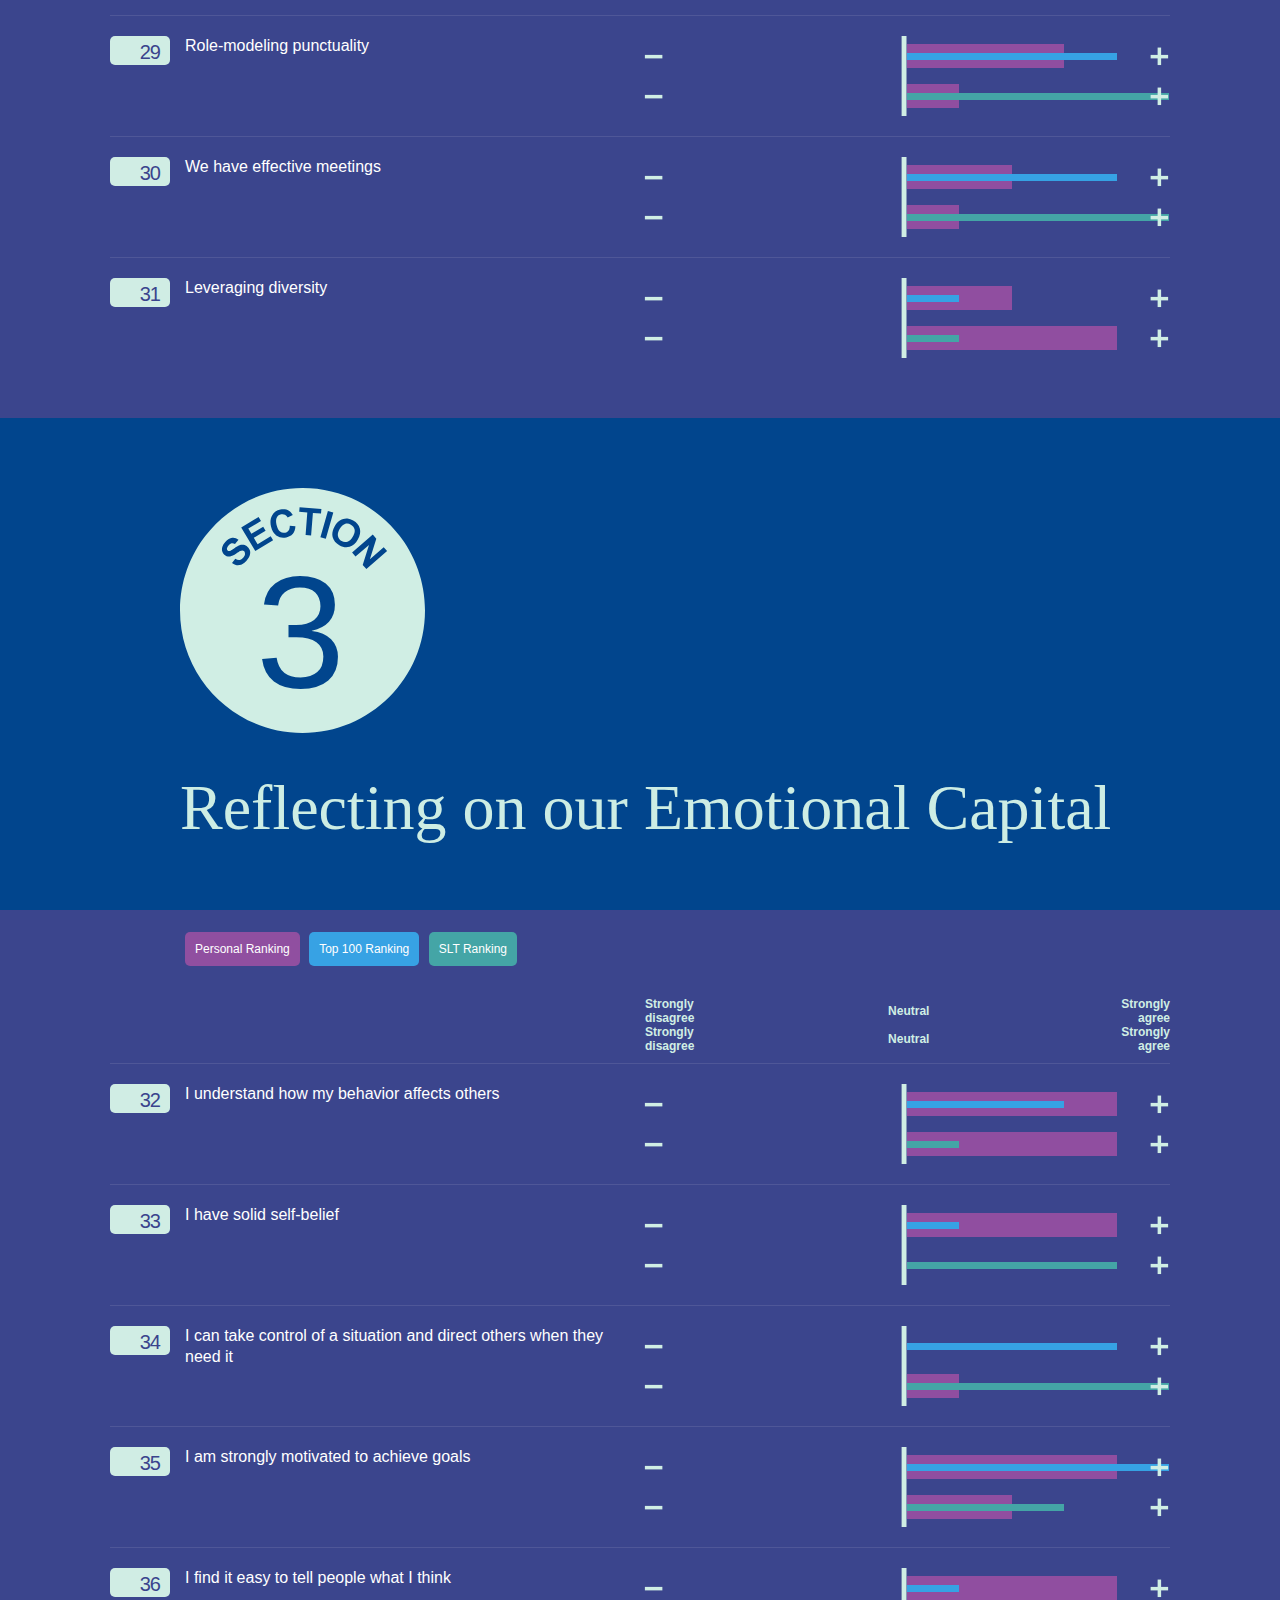
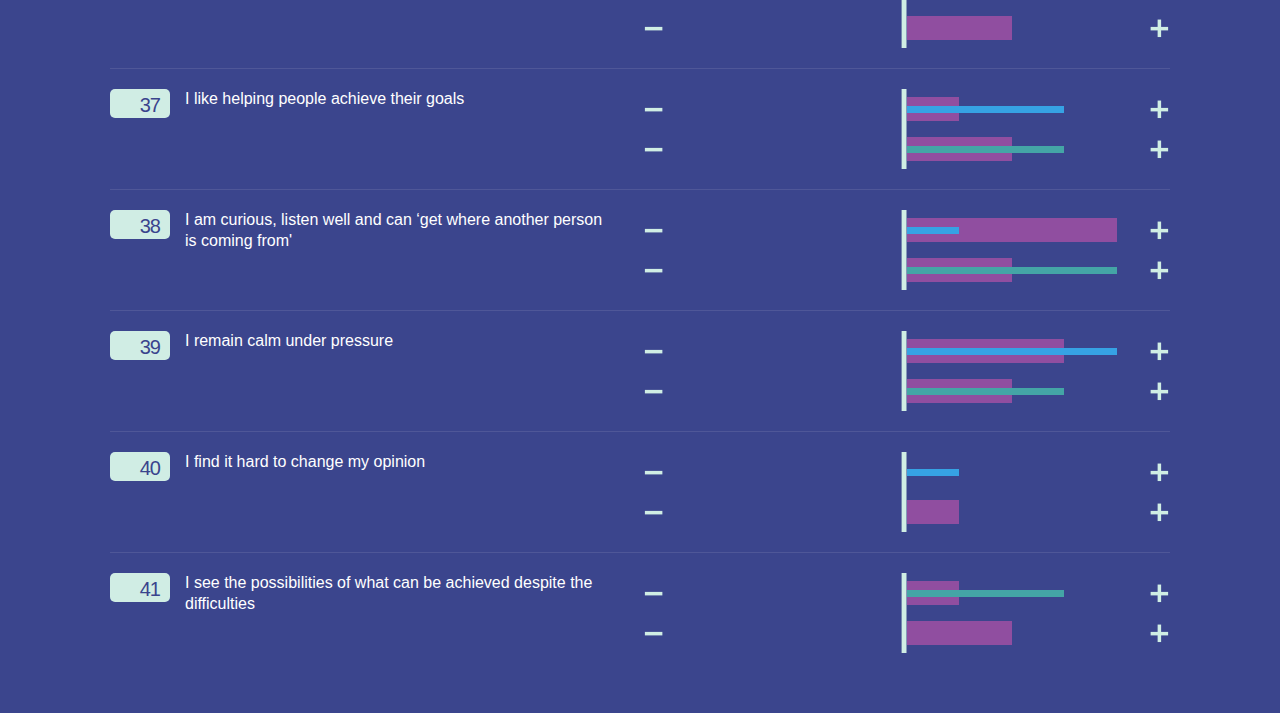
<file: results.html>
<!DOCTYPE html>
<html>
<head>
  <meta http-equiv="X-UA-Compatible" content="IE=Edge">
  <meta charset="utf-8">
  <meta name="viewport" content="width=device-width, initial-scale=1.0, maximum-scale=1.0, user-scalable=no">
  <link rel="icon" href="img/favicon.ico" type="image/x-icon">
  <title>Questionnaire Results</title>
  <link rel="stylesheet" href="css/normalize.css">
  <link rel="stylesheet" href="css/styles.css">
  <link rel="stylesheet" href="css/results.css">
</head>
<body class="body-results">

  <header class="rs-head">
    <div class="rs-section-inner">
      <img class="rs-head-logo" src="img/tcp-logo-colour.svg" alt="logo">
    </div>
  </header>
  <!-- /.rs-head -->

  <header class="rs-section-head section-1">
    <div class="rs-section-inner">
      <div class="roundel">
        <img class="roundel-large" src="img/section-roundel-light.svg" alt="Section 1">
        <p class="roundel-text heading-1">1</p>
      </div>
      <h2 class="rs-section-head-title">Reflecting on the 6 Attributes of High Performance Teams</h2>
    </div>
  </header>
  <!-- /.rs-section-head -->

  <section class="rs-section-container">
    <div class="rs-section-inner">
      <div class="rs-table">
        <div class="rs-table-row rs-table-head">
          <div class="rs-table-col rs-table-keys">
            <span class="rs-table-key prpl-key">Personal Ranking</span>
            <span class="rs-table-key blue-key">Top 100 Ranking</span>
            <span class="rs-table-key green-key">SLT Ranking</span>
          </div>
          <div class="rs-table-col rs-head-line-chart">
            <div class="rs-table-col-split">
              <span class="rs-table-col-cell">Strongly<br>disagree</span>
              <span class="rs-table-col-cell">Neutral</span>
              <span class="rs-table-col-cell">Strongly<br>agree</span>
            </div>
            <div class="rs-table-col-split hide-phone"></div>
          </div>
        </div>
        <!-- /.rs-table-row -->
        <div class="rs-table-row">
          <div class="rs-table-col">
            <span class="rs-question-num">1</span>
            <p class="rs-question">I believe my SLT colleagues have our team Purpose in mind every day</p>
          </div>
          <div class="rs-table-col">
            <div class="rs-table-col-split">
              <div class="rs-line-chart">
                <span class="rs-line-item rs-line-prpl negative" style="width: 20%;"></span>
                <span class="rs-line-item rs-line-blue" style="width: 40%;"></span>
              </div>
            </div>
            <div class="rs-table-col-split"></div>
          </div>
        </div>
        <!-- /.rs-table-row -->
        <div class="rs-table-row">
          <div class="rs-table-col">
            <span class="rs-question-num">2</span>
            <p class="rs-question">I am mindful of our team Purpose in my daily work</p>
          </div>
          <div class="rs-table-col">
            <div class="rs-table-col-split">
              <div class="rs-line-chart">
                <span class="rs-line-item rs-line-prpl" style="width: 20%;"></span>
                <span class="rs-line-item rs-line-blue" style="width: 10%;"></span>
              </div>
            </div>
            <div class="rs-table-col-split"></div>
          </div>
        </div>
        <!-- /.rs-table-row -->
        <div class="rs-table-row">
          <div class="rs-table-col">
            <span class="rs-question-num">3</span>
            <p class="rs-question">We check our business and functional responsibilities at the door</p>
          </div>
          <div class="rs-table-col">
            <div class="rs-table-col-split">
              <div class="rs-line-chart">
                <span class="rs-line-item rs-line-prpl negative" style="width: 20%;"></span>
                <span class="rs-line-item rs-line-blue negative" style="width: 30%;"></span>
              </div>
            </div>
            <div class="rs-table-col-split"></div>
          </div>
        </div>
        <!-- /.rs-table-row -->
        <div class="rs-table-row">
          <div class="rs-table-col">
            <span class="rs-question-num">4</span>
            <p class="rs-question">Who doesn't check their business and functional responsibilities at the door?</p>
          </div>
          <div class="rs-table-col">
            <div class="rs-table-col-split">
              <div class="rs-line-chart">
                <span class="rs-line-item rs-line-prpl" style="width: 50%;"></span>
                <span class="rs-line-item rs-line-blue" style="width: 10%;"></span>
              </div>
            </div>
            <div class="rs-table-col-split"></div>
          </div>
        </div>
        <!-- /.rs-table-row -->
        <div class="rs-table-row">
          <div class="rs-table-col">
            <span class="rs-question-num">5</span>
            <p class="rs-question">My excellent understanding of our people informs my conversations with them</p>
          </div>
          <div class="rs-table-col">
            <div class="rs-table-col-split">
              <div class="rs-line-chart">
                <span class="rs-line-item rs-line-prpl" style="width: 10%;"></span>
                <span class="rs-line-item rs-line-blue" style="width: 30%;"></span>
              </div>
            </div>
            <div class="rs-table-col-split"></div>
          </div>
        </div>
        <!-- /.rs-table-row -->
        <div class="rs-table-row">
          <div class="rs-table-col">
            <span class="rs-question-num">6</span>
            <p class="rs-question">I am responsive to the concerns of my people</p>
          </div>
          <div class="rs-table-col">
            <div class="rs-table-col-split">
              <div class="rs-line-chart">
                <span class="rs-line-item rs-line-prpl" style="width: 10%;"></span>
                <span class="rs-line-item rs-line-blue negative" style="width: 40%;"></span>
              </div>
            </div>
            <div class="rs-table-col-split"></div>
          </div>
        </div>
        <!-- /.rs-table-row -->
        <div class="rs-table-row">
          <div class="rs-table-col">
            <span class="rs-question-num">7</span>
            <p class="rs-question">I inspire people by using stories to communicate key messages</p>
          </div>
          <div class="rs-table-col">
            <div class="rs-table-col-split">
              <div class="rs-line-chart">
                <span class="rs-line-item rs-line-prpl" style="width: 30%;"></span>
                <span class="rs-line-item rs-line-blue" style="width: 10%;"></span>
              </div>
            </div>
            <div class="rs-table-col-split"></div>
          </div>
        </div>
        <!-- /.rs-table-row -->
        <div class="rs-table-row">
          <div class="rs-table-col">
            <span class="rs-question-num">8</span>
            <p class="rs-question">Communication is my leadership priority</p>
          </div>
          <div class="rs-table-col">
            <div class="rs-table-col-split">
              <div class="rs-line-chart">
                <span class="rs-line-item rs-line-prpl" style="width: 50%;"></span>
                <span class="rs-line-item rs-line-blue" style="width: 40%;"></span>
              </div>
            </div>
            <div class="rs-table-col-split"></div>
          </div>
        </div>
        <!-- /.rs-table-row -->
        <div class="rs-table-row">
          <div class="rs-table-col">
            <span class="rs-question-num">9</span>
            <p class="rs-question">I understand my role as part of the team (as different from my business or functional role)</p>
          </div>
          <div class="rs-table-col">
            <div class="rs-table-col-split">
              <div class="rs-line-chart">
                <span class="rs-line-item rs-line-prpl" style="width: 0%;"></span>
                <span class="rs-line-item rs-line-blue negative" style="width: 30%;"></span>
              </div>
            </div>
            <div class="rs-table-col-split"></div>
          </div>
        </div>
        <!-- /.rs-table-row -->
        <div class="rs-table-row">
          <div class="rs-table-col">
            <span class="rs-question-num">10</span>
            <p class="rs-question">How do you now describe your role within the SLT?</p>
          </div>
          <div class="rs-table-col">
            <div class="rs-table-col-split">
              <div class="rs-line-chart">
                <span class="rs-line-item rs-line-prpl" style="width: 40%;"></span>
                <span class="rs-line-item rs-line-blue" style="width: 0%;"></span>
              </div>
            </div>
            <div class="rs-table-col-split"></div>
          </div>
        </div>
        <!-- /.rs-table-row -->
        <div class="rs-table-row">
          <div class="rs-table-col">
            <span class="rs-question-num">11</span>
            <p class="rs-question">What would you like more from your colleagues?</p>
          </div>
          <div class="rs-table-col">
            <div class="rs-table-col-split">
              <div class="rs-line-chart">
                <span class="rs-line-item rs-line-prpl" style="width: 20%;"></span>
                <span class="rs-line-item rs-line-blue negative" style="width: 10%;"></span>
              </div>
            </div>
            <div class="rs-table-col-split"></div>
          </div>
        </div>
        <!-- /.rs-table-row -->
        <div class="rs-table-row">
          <div class="rs-table-col">
            <span class="rs-question-num">12</span>
            <p class="rs-question">Do the SLT act as a cohesive unit?</p>
          </div>
          <div class="rs-table-col">
            <div class="rs-table-col-split">
              <div class="rs-line-chart">
                <span class="rs-line-item rs-line-prpl" style="width: 0%;"></span>
                <span class="rs-line-item rs-line-blue" style="width: 40%;"></span>
              </div>
            </div>
            <div class="rs-table-col-split"></div>
          </div>
        </div>
        <!-- /.rs-table-row -->
        <div class="rs-table-row">
          <div class="rs-table-col rs-table-space">
            <span class="rs-question-num">13</span>
            <p class="rs-question">Who do you believe thinks they should be served by our people? And why?</p>
          </div>
          <div class="rs-table-col">
            <div class="rs-circle-chart-container">
              <div class="rs-circle-chart-head">
                <span class="rs-circle-chart-head-item">Least</span>
                <span class="rs-circle-chart-head-item">Most</span>
              </div>
              <!-- /.rs-circle-chart-head -->
              <div class="rs-circle-chart">
                <div class="rs-circle-chart-item" style="width: 90%;">
                  <img src="img/person-img1.png" alt="" class="rs-circle-chart-avatar">
                  <div class="rs-circle-chart-text">
                    <p>Lorem ipsum dolor sit amet, et duo timeam voluptua appellantur. Congue noster, ad qui nemore quaeque.</p>
                    <p>Nibh nusquam suscipit per ex, etota soluta.</p>
                    <p>Comprehensam ne eam, nam diceret albucius. Congue noster, ad qui nemore quaeque.</p>
                  </div>
                </div>
                <div class="rs-circle-chart-item" style="width: 70%;">
                  <img src="img/person-img1.png" alt="" class="rs-circle-chart-avatar">
                  <div class="rs-circle-chart-text">
                    <p>Lorem ipsum dolor sit amet, et duo timeam voluptua appellantur. Congue noster, ad qui nemore quaeque.</p>
                    <p>Nibh nusquam suscipit per ex, etota soluta.</p>
                    <p>Comprehensam ne eam, nam diceret albucius. Congue noster, ad qui nemore quaeque.</p>
                  </div>
                </div>
                <div class="rs-circle-chart-item" style="width: 40%;">
                  <img src="img/person-img1.png" alt="" class="rs-circle-chart-avatar">
                  <div class="rs-circle-chart-text">
                    <p>Lorem ipsum dolor sit amet, et duo timeam voluptua appellantur. Congue noster, ad qui nemore quaeque.</p>
                    <p>Nibh nusquam suscipit per ex, etota soluta.</p>
                    <p>Comprehensam ne eam, nam diceret albucius. Congue noster, ad qui nemore quaeque.</p>
                  </div>
                </div>
                <div class="rs-circle-chart-item" style="width: 20%;">
                  <img src="img/person-img1.png" alt="" class="rs-circle-chart-avatar">
                  <div class="rs-circle-chart-text">
                    <p>Lorem ipsum dolor sit amet, et duo timeam voluptua appellantur. Congue noster, ad qui nemore quaeque.</p>
                    <p>Nibh nusquam suscipit per ex, etota soluta.</p>
                    <p>Comprehensam ne eam, nam diceret albucius. Congue noster, ad qui nemore quaeque.</p>
                  </div>
                </div>
              </div>
              <!-- /.rs-circle-chart -->
            </div>
          </div>
          <!-- /.rs-table-col -->
        </div>
        <!-- /.rs-table-row -->
        <div class="rs-table-row">
          <div class="rs-table-col rs-table-space">
            <span class="rs-question-num">14</span>
            <p class="rs-question">What would you like more from your colleagues?</p>
          </div>
          <div class="rs-table-col">
            <div class="rs-ball-chart">
              <div class="rs-ball-chart-item" style="width: 150px; height: 150px"><span>Listen more</span></div>
              <div class="rs-ball-chart-item" style="width: 120px; height: 120px"><span>Speak more</span></div>
              <div class="rs-ball-chart-item" style="width: 100px; height: 100px"><span>More receptive to views</span></div>
              <div class="rs-ball-chart-item" style="width: 50px; height: 50px"><span>More demanding</span></div>
            </div>
          </div>
        </div>
        <!-- /.rs-table-row -->
      </div>
      <!-- /.rs-table -->
    </div>
  </section>
  <!-- /.rs-section-container -->

  <header class="rs-section-head section-2">
    <div class="rs-section-inner">
      <div class="roundel">
        <img class="roundel-large" src="img/section-roundel-light.svg" alt="Section 2">
        <p class="roundel-text heading-2">2</p>
      </div>
      <h2 class="rs-section-head-title">Our Charter</h2>
      <h3 class="rs-section-subhead-title">To what extent do you believe that the SLT is recognised for:</h3>
    </div>
  </header>
  <!-- /.rs-section-head -->

  <section class="rs-section-container">
    <div class="rs-section-inner">
      <div class="rs-table rs-table-third">
        <div class="rs-table-row rs-table-head">
          <div class="rs-table-col rs-table-keys">
            <span class="rs-table-key prpl-key">Personal Ranking</span>
            <span class="rs-table-key blue-key">Top 100 Ranking</span>
            <span class="rs-table-key green-key">SLT Ranking</span>
          </div>
          <div class="rs-table-col rs-head-line-chart">
            <div class="rs-table-col-split">
              <span class="rs-table-col-cell">Strongly<br>disagree</span>
              <span class="rs-table-col-cell">Neutral</span>
              <span class="rs-table-col-cell">Strongly<br>agree</span>
            </div>
            <div class="rs-table-col-split hide-phone">
              <span class="rs-table-col-cell">Strongly<br>disagree</span>
              <span class="rs-table-col-cell">Neutral</span>
              <span class="rs-table-col-cell">Strongly<br>agree</span>
            </div>
          </div>
        </div>
        <!-- /.rs-table-row -->
        <div class="rs-table-row">
          <div class="rs-table-col">
            <span class="rs-question-num">15</span>
            <p class="rs-question">Putting customers at the centre</p>
          </div>
          <div class="rs-table-col">
            <div class="rs-table-col-split">
              <div class="rs-line-chart">
                <span class="rs-line-item rs-line-prpl" style="width: 0%;"></span>
                <span class="rs-line-item rs-line-blue" style="width: 40%;"></span>
              </div>
            </div>
            <div class="rs-table-col-split">
              <div class="rs-line-chart">
                <span class="rs-line-item rs-line-prpl negative" style="width: 30%;"></span>
                <span class="rs-line-item rs-line-green negative" style="width: 40%;"></span>
              </div>
            </div>
          </div>
        </div>
        <!-- /.rs-table-row -->
        <div class="rs-table-row">
          <div class="rs-table-col">
            <span class="rs-question-num">16</span>
            <p class="rs-question">Developing our staff</p>
          </div>
          <div class="rs-table-col">
            <div class="rs-table-col-split">
              <div class="rs-line-chart">
                <span class="rs-line-item rs-line-prpl" style="width: 10%;"></span>
                <span class="rs-line-item rs-line-blue" style="width: 20%;"></span>
              </div>
            </div>
            <div class="rs-table-col-split">
              <div class="rs-line-chart">
                <span class="rs-line-item rs-line-prpl negative" style="width: 20%;"></span>
                <span class="rs-line-item rs-line-green" style="width: 30%;"></span>
              </div>
            </div>
          </div>
        </div>
        <!-- /.rs-table-row -->
        <div class="rs-table-row">
          <div class="rs-table-col">
            <span class="rs-question-num">17</span>
            <p class="rs-question">Being visible to our team</p>
          </div>
          <div class="rs-table-col">
            <div class="rs-table-col-split">
              <div class="rs-line-chart">
                <span class="rs-line-item rs-line-prpl" style="width: 40%;"></span>
                <span class="rs-line-item rs-line-blue" style="width: 0%;"></span>
              </div>
            </div>
            <div class="rs-table-col-split">
              <div class="rs-line-chart">
                <span class="rs-line-item rs-line-prpl negative" style="width: 10%;"></span>
                <span class="rs-line-item rs-line-green negative" style="width: 30%;"></span>
              </div>
            </div>
          </div>
        </div>
        <!-- /.rs-table-row -->
        <div class="rs-table-row">
          <div class="rs-table-col">
            <span class="rs-question-num">18</span>
            <p class="rs-question">Being decisive</p>
          </div>
          <div class="rs-table-col">
            <div class="rs-table-col-split">
              <div class="rs-line-chart">
                <span class="rs-line-item rs-line-prpl" style="width: 10%;"></span>
                <span class="rs-line-item rs-line-blue" style="width: 40%;"></span>
              </div>
            </div>
            <div class="rs-table-col-split">
              <div class="rs-line-chart">
                <span class="rs-line-item rs-line-prpl" style="width: 20%;"></span>
                <span class="rs-line-item rs-line-green" style="width: 40%;"></span>
              </div>
            </div>
          </div>
        </div>
        <!-- /.rs-table-row -->
        <div class="rs-table-row">
          <div class="rs-table-col">
            <span class="rs-question-num">19</span>
            <p class="rs-question">Focusing on execution</p>
          </div>
          <div class="rs-table-col">
            <div class="rs-table-col-split">
              <div class="rs-line-chart">
                <span class="rs-line-item rs-line-prpl negative" style="width: 40%;"></span>
                <span class="rs-line-item rs-line-blue" style="width: 20%;"></span>
              </div>
            </div>
            <div class="rs-table-col-split">
              <div class="rs-line-chart">
                <span class="rs-line-item rs-line-prpl negative" style="width: 10%;"></span>
                <span class="rs-line-item rs-line-green negative" style="width: 20%;"></span>
              </div>
            </div>
          </div>
        </div>
        <!-- /.rs-table-row -->
        <div class="rs-table-row">
          <div class="rs-table-col">
            <span class="rs-question-num">20</span>
            <p class="rs-question">Always having a plan B</p>
          </div>
          <div class="rs-table-col">
            <div class="rs-table-col-split">
              <div class="rs-line-chart">
                <span class="rs-line-item rs-line-prpl" style="width: 40%;"></span>
                <span class="rs-line-item rs-line-blue negative" style="width: 10%;"></span>
              </div>
            </div>
            <div class="rs-table-col-split">
              <div class="rs-line-chart">
                <span class="rs-line-item rs-line-prpl" style="width: 10%;"></span>
                <span class="rs-line-item rs-line-green" style="width: 40%;"></span>
              </div>
            </div>
          </div>
        </div>
        <!-- /.rs-table-row -->
        <div class="rs-table-row">
          <div class="rs-table-col">
            <span class="rs-question-num">21</span>
            <p class="rs-question">Hitting dates we commit to</p>
          </div>
          <div class="rs-table-col">
            <div class="rs-table-col-split">
              <div class="rs-line-chart">
                <span class="rs-line-item rs-line-prpl" style="width: 10%;"></span>
                <span class="rs-line-item rs-line-blue" style="width: 20%;"></span>
              </div>
            </div>
            <div class="rs-table-col-split">
              <div class="rs-line-chart">
                <span class="rs-line-item rs-line-prpl" style="width: 0%;"></span>
                <span class="rs-line-item rs-line-green negative" style="width: 40%;"></span>
              </div>
            </div>
          </div>
        </div>
        <!-- /.rs-table-row -->
        <div class="rs-table-row">
          <div class="rs-table-col">
            <span class="rs-question-num">22</span>
            <p class="rs-question">Being passionate about our business</p>
          </div>
          <div class="rs-table-col">
            <div class="rs-table-col-split">
              <div class="rs-line-chart">
                <span class="rs-line-item rs-line-prpl" style="width: 10%;"></span>
                <span class="rs-line-item rs-line-blue negative" style="width: 30%;"></span>
              </div>
            </div>
            <div class="rs-table-col-split">
              <div class="rs-line-chart">
                <span class="rs-line-item rs-line-prpl negative" style="width: 30%;"></span>
                <span class="rs-line-item rs-line-green negative" style="width: 40%;"></span>
              </div>
            </div>
          </div>
        </div>
        <!-- /.rs-table-row -->
        <div class="rs-table-row">
          <div class="rs-table-col">
            <span class="rs-question-num">23</span>
            <p class="rs-question">Communicating, communicating, communicating</p>
          </div>
          <div class="rs-table-col">
            <div class="rs-table-col-split">
              <div class="rs-line-chart">
                  <span class="rs-line-item rs-line-prpl negative" style="width: 10%;"></span>
                <span class="rs-line-item rs-line-blue negative" style="width: 30%;"></span>
              </div>
            </div>
            <div class="rs-table-col-split">
              <div class="rs-line-chart">
                  <span class="rs-line-item rs-line-prpl" style="width: 10%;"></span>
                <span class="rs-line-item rs-line-green" style="width: 30%;"></span>
              </div>
            </div>
          </div>
        </div>
        <!-- /.rs-table-row -->
        <div class="rs-table-row">
          <div class="rs-table-col">
            <span class="rs-question-num">24</span>
            <p class="rs-question">Role-modeling, leadership and team behaviours</p>
          </div>
          <div class="rs-table-col">
            <div class="rs-table-col-split">
              <div class="rs-line-chart">
                <span class="rs-line-item rs-line-prpl negative" style="width: 40%;"></span>
                <span class="rs-line-item rs-line-blue negative" style="width: 30%;"></span>
              </div>
            </div>
            <div class="rs-table-col-split">
              <div class="rs-line-chart">
                <span class="rs-line-item rs-line-prpl" style="width: 30%;"></span>
                <span class="rs-line-item rs-line-green" style="width: 0;"></span>
              </div>
            </div>
          </div>
        </div>
        <!-- /.rs-table-row -->
        <div class="rs-table-row">
          <div class="rs-table-col">
            <span class="rs-question-num">25</span>
            <p class="rs-question">Giving and receiving feedback readily</p>
          </div>
          <div class="rs-table-col">
            <div class="rs-table-col-split">
              <div class="rs-line-chart">
                <span class="rs-line-item rs-line-prpl" style="width: 40%;"></span>
                <span class="rs-line-item rs-line-blue negative" style="width: 30%;"></span>
              </div>
            </div>
            <div class="rs-table-col-split">
              <div class="rs-line-chart">
                <span class="rs-line-item rs-line-prpl negative" style="width: 10%;"></span>
                <span class="rs-line-item rs-line-green" style="width: 30%;"></span>
              </div>
            </div>
          </div>
        </div>
        <!-- /.rs-table-row -->
        <div class="rs-table-row">
          <div class="rs-table-col">
            <span class="rs-question-num">26</span>
            <p class="rs-question">Having face-to-face interactions wherever possible</p>
          </div>
          <div class="rs-table-col">
            <div class="rs-table-col-split">
              <div class="rs-line-chart">
                <span class="rs-line-item rs-line-prpl" style="width: 0%;"></span>
                <span class="rs-line-item rs-line-blue" style="width: 10%;"></span>
              </div>
            </div>
            <div class="rs-table-col-split">
              <div class="rs-line-chart">
                <span class="rs-line-item rs-line-prpl" style="width: 30%;"></span>
                <span class="rs-line-item rs-line-green" style="width: 50%;"></span>
              </div>
            </div>
          </div>
        </div>
        <!-- /.rs-table-row -->
        <div class="rs-table-row">
          <div class="rs-table-col">
            <span class="rs-question-num">27</span>
            <p class="rs-question">Effective prioritization</p>
          </div>
          <div class="rs-table-col">
            <div class="rs-table-col-split">
              <div class="rs-line-chart">
                <span class="rs-line-item rs-line-prpl negative" style="width: 30%;"></span>
                <span class="rs-line-item rs-line-blue negative" style="width: 40%;"></span>
              </div>
            </div>
            <div class="rs-table-col-split">
              <div class="rs-line-chart">
                <span class="rs-line-item rs-line-prpl negative" style="width: 10%;"></span>
                <span class="rs-line-item rs-line-green negative" style="width: 30%;"></span>
              </div>
            </div>
          </div>
        </div>
        <!-- /.rs-table-row -->
        <div class="rs-table-row">
          <div class="rs-table-col">
            <span class="rs-question-num">28</span>
            <p class="rs-question">Effective decision-making</p>
          </div>
          <div class="rs-table-col">
            <div class="rs-table-col-split">
              <div class="rs-line-chart">
                <span class="rs-line-item rs-line-prpl" style="width: 40%;"></span>
                <span class="rs-line-item rs-line-blue" style="width: 30%;"></span>
              </div>
            </div>
            <div class="rs-table-col-split">
              <div class="rs-line-chart">
                <span class="rs-line-item rs-line-prpl" style="width: 30%;"></span>
                <span class="rs-line-item rs-line-green" style="width: 40%;"></span>
              </div>
            </div>
          </div>
        </div>
        <!-- /.rs-table-row -->
        <div class="rs-table-row">
          <div class="rs-table-col">
            <span class="rs-question-num">29</span>
            <p class="rs-question">Role-modeling punctuality</p>
          </div>
          <div class="rs-table-col">
            <div class="rs-table-col-split">
              <div class="rs-line-chart">
                <span class="rs-line-item rs-line-prpl negative" style="width: 30%;"></span>
                <span class="rs-line-item rs-line-blue negative" style="width: 40%;"></span>
              </div>
            </div>
            <div class="rs-table-col-split">
              <div class="rs-line-chart">
                <span class="rs-line-item rs-line-prpl negative" style="width: 10%;"></span>
                <span class="rs-line-item rs-line-green negative" style="width: 50%;"></span>
              </div>
            </div>
          </div>
        </div>
        <!-- /.rs-table-row -->
        <div class="rs-table-row">
          <div class="rs-table-col">
            <span class="rs-question-num">30</span>
            <p class="rs-question">We have effective meetings</p>
          </div>
          <div class="rs-table-col">
            <div class="rs-table-col-split">
              <div class="rs-line-chart">
                <span class="rs-line-item rs-line-prpl" style="width: 20%;"></span>
                <span class="rs-line-item rs-line-blue" style="width: 40%;"></span>
              </div>
            </div>
            <div class="rs-table-col-split">
              <div class="rs-line-chart">
                <span class="rs-line-item rs-line-prpl" style="width: 10%;"></span>
                <span class="rs-line-item rs-line-green" style="width: 50%;"></span>
              </div>
            </div>
          </div>
        </div>
        <!-- /.rs-table-row -->
        <div class="rs-table-row">
          <div class="rs-table-col">
            <span class="rs-question-num">31</span>
            <p class="rs-question">Leveraging diversity</p>
          </div>
          <div class="rs-table-col">
            <div class="rs-table-col-split">
              <div class="rs-line-chart">
                <span class="rs-line-item rs-line-prpl" style="width: 20%;"></span>
                <span class="rs-line-item rs-line-blue" style="width: 10%;"></span>
              </div>
            </div>
            <div class="rs-table-col-split">
              <div class="rs-line-chart">
                <span class="rs-line-item rs-line-prpl" style="width: 40%;"></span>
                <span class="rs-line-item rs-line-green" style="width: 10%;"></span>
              </div>
            </div>
          </div>
        </div>
        <!-- /.rs-table-row -->
      </div>
      <!-- /.rs-table -->
    </div>
    <!-- /.rs-section-inner -->
  </section>
  <!-- /.rs-section-container -->

  <header class="rs-section-head section-1">
    <div class="rs-section-inner">
      <div class="roundel">
        <img class="roundel-large" src="img/section-roundel-light.svg" alt="Section 3">
        <p class="roundel-text heading-1">3</p>
      </div>
      <h1 class="rs-section-head-title">Reflecting on our Emotional Capital</h1>
    </div>
  </header>
  <!-- /.rs-section-head -->

  <section class="rs-section-container">
    <div class="rs-section-inner">
      <div class="rs-table rs-table-third">
        <div class="rs-table-row rs-table-head">
          <div class="rs-table-col rs-table-keys">
            <span class="rs-table-key prpl-key">Personal Ranking</span>
            <span class="rs-table-key blue-key">Top 100 Ranking</span>
            <span class="rs-table-key green-key">SLT Ranking</span>
          </div>
          <div class="rs-table-col rs-head-line-chart">
            <div class="rs-table-col-split">
              <span class="rs-table-col-cell">Strongly<br>disagree</span>
              <span class="rs-table-col-cell">Neutral</span>
              <span class="rs-table-col-cell">Strongly<br>agree</span>
            </div>
            <div class="rs-table-col-split hide-phone">
              <span class="rs-table-col-cell">Strongly<br>disagree</span>
              <span class="rs-table-col-cell">Neutral</span>
              <span class="rs-table-col-cell">Strongly<br>agree</span>
            </div>
          </div>
        </div>
        <!-- /.rs-table-row -->
        <div class="rs-table-row">
          <div class="rs-table-col">
            <span class="rs-question-num">32</span>
            <p class="rs-question">I understand how my behavior affects others</p>
          </div>
          <div class="rs-table-col">
            <div class="rs-table-col-split">
              <div class="rs-line-chart">
                <span class="rs-line-item rs-line-prpl negative" style="width: 40%;"></span>
                <span class="rs-line-item rs-line-blue negative" style="width: 30%;"></span>
              </div>
            </div>
            <div class="rs-table-col-split">
              <div class="rs-line-chart">
                <span class="rs-line-item rs-line-prpl" style="width: 40%;"></span>
                <span class="rs-line-item rs-line-green" style="width: 10%;"></span>
              </div>
            </div>
          </div>
        </div>
        <!-- /.rs-table-row -->
        <div class="rs-table-row">
          <div class="rs-table-col">
            <span class="rs-question-num">33</span>
            <p class="rs-question">I have solid self-belief</p>
          </div>
          <div class="rs-table-col">
            <div class="rs-table-col-split">
              <div class="rs-line-chart">
                <span class="rs-line-item rs-line-prpl" style="width: 40%;"></span>
                <span class="rs-line-item rs-line-blue" style="width: 10%;"></span>
              </div>
            </div>
            <div class="rs-table-col-split">
              <div class="rs-line-chart">
                <span class="rs-line-item rs-line-prpl" style="width: 0%;"></span>
                <span class="rs-line-item rs-line-green" style="width: 40%;"></span>
              </div>
            </div>
          </div>
        </div>
        <!-- /.rs-table-row -->
        <div class="rs-table-row">
          <div class="rs-table-col">
            <span class="rs-question-num">34</span>
            <p class="rs-question">I can take control of a situation and direct others when they need it</p>
          </div>
          <div class="rs-table-col">
            <div class="rs-table-col-split">
              <div class="rs-line-chart">
                <span class="rs-line-item rs-line-prpl negative" style="width: 0%;"></span>
                <span class="rs-line-item rs-line-blue negative" style="width: 40%;"></span>
              </div>
            </div>
            <div class="rs-table-col-split">
              <div class="rs-line-chart">
                <span class="rs-line-item rs-line-prpl negative" style="width: 10%;"></span>
                <span class="rs-line-item rs-line-green negative" style="width: 50%;"></span>
              </div>
            </div>
          </div>
        </div>
        <!-- /.rs-table-row -->
        <div class="rs-table-row">
          <div class="rs-table-col">
            <span class="rs-question-num">35</span>
            <p class="rs-question">I am strongly motivated to achieve goals</p>
          </div>
          <div class="rs-table-col">
            <div class="rs-table-col-split">
              <div class="rs-line-chart">
                <span class="rs-line-item rs-line-prpl" style="width: 40%;"></span>
                <span class="rs-line-item rs-line-blue" style="width: 50%;"></span>
              </div>
            </div>
            <div class="rs-table-col-split">
              <div class="rs-line-chart">
                <span class="rs-line-item rs-line-prpl" style="width: 20%;"></span>
                <span class="rs-line-item rs-line-green" style="width: 30%;"></span>
              </div>
            </div>
          </div>
        </div>
        <!-- /.rs-table-row -->
        <div class="rs-table-row">
          <div class="rs-table-col">
            <span class="rs-question-num">36</span>
            <p class="rs-question">I find it easy to tell people what I think</p>
          </div>
          <div class="rs-table-col">
            <div class="rs-table-col-split">
              <div class="rs-line-chart">
                <span class="rs-line-item rs-line-prpl" style="width: 40%;"></span>
                <span class="rs-line-item rs-line-blue" style="width: 10%;"></span>
              </div>
            </div>
            <div class="rs-table-col-split">
              <div class="rs-line-chart">
                <span class="rs-line-item rs-line-prpl" style="width: 20%;"></span>
                <span class="rs-line-item rs-line-green" style="width: 0%;"></span>
              </div>
            </div>
          </div>
        </div>
        <!-- /.rs-table-row -->
        <div class="rs-table-row">
          <div class="rs-table-col">
            <span class="rs-question-num">37</span>
            <p class="rs-question">I like helping people achieve their goals</p>
          </div>
          <div class="rs-table-col">
            <div class="rs-table-col-split">
              <div class="rs-line-chart">
                <span class="rs-line-item rs-line-prpl negative" style="width: 10%;"></span>
                <span class="rs-line-item rs-line-blue negative" style="width: 30%;"></span>
              </div>
            </div>
            <div class="rs-table-col-split">
              <div class="rs-line-chart">
                <span class="rs-line-item rs-line-prpl negative" style="width: 20%;"></span>
                <span class="rs-line-item rs-line-green negative" style="width: 30%;"></span>
              </div>
            </div>
          </div>
        </div>
        <!-- /.rs-table-row -->
        <div class="rs-table-row">
          <div class="rs-table-col">
            <span class="rs-question-num">38</span>
            <p class="rs-question">I am curious, listen well and can ‘get where another person is coming from'</p>
          </div>
          <div class="rs-table-col">
            <div class="rs-table-col-split">
              <div class="rs-line-chart">
                <span class="rs-line-item rs-line-prpl" style="width: 40%;"></span>
                <span class="rs-line-item rs-line-blue" style="width: 10%;"></span>
              </div>
            </div>
            <div class="rs-table-col-split">
              <div class="rs-line-chart">
                <span class="rs-line-item rs-line-prpl" style="width: 20%;"></span>
                <span class="rs-line-item rs-line-green" style="width: 40%;"></span>
              </div>
            </div>
          </div>
        </div>
        <!-- /.rs-table-row -->
        <div class="rs-table-row">
          <div class="rs-table-col">
            <span class="rs-question-num">39</span>
            <p class="rs-question">I remain calm under pressure</p>
          </div>
          <div class="rs-table-col">
            <div class="rs-table-col-split">
              <div class="rs-line-chart">
                <span class="rs-line-item rs-line-prpl" style="width: 30%;"></span>
                <span class="rs-line-item rs-line-blue" style="width: 40%;"></span>
              </div>
            </div>
            <div class="rs-table-col-split">
              <div class="rs-line-chart">
                <span class="rs-line-item rs-line-prpl" style="width: 20%;"></span>
                <span class="rs-line-item rs-line-green" style="width: 30%;"></span>
              </div>
            </div>
          </div>
        </div>
        <!-- /.rs-table-row -->
        <div class="rs-table-row">
          <div class="rs-table-col">
            <span class="rs-question-num">40</span>
            <p class="rs-question">I find it hard to change my opinion</p>
          </div>
          <div class="rs-table-col">
            <div class="rs-table-col-split">
              <div class="rs-line-chart">
                <span class="rs-line-item rs-line-prpl" style="width: 0%;"></span>
                <span class="rs-line-item rs-line-blue" style="width: 10%;"></span>
              </div>
            </div>
            <div class="rs-table-col-split">
              <div class="rs-line-chart">
                <span class="rs-line-item rs-line-prpl" style="width: 10%;"></span>
                <span class="rs-line-item rs-line-green" style="width: 0%;"></span>
              </div>
            </div>
          </div>
        </div>
        <!-- /.rs-table-row -->
        <div class="rs-table-row">
          <div class="rs-table-col">
            <span class="rs-question-num">41</span>
            <p class="rs-question">I see the possibilities of what can be achieved despite the difficulties</p>
          </div>
          <div class="rs-table-col">
            <div class="rs-table-col-split">
              <div class="rs-line-chart">
                <span class="rs-line-item rs-line-prpl negative" style="width: 10%;"></span>
                <span class="rs-line-item rs-line-green negative" style="width: 30%;"></span>
              </div>
            </div>
            <div class="rs-table-col-split">
              <div class="rs-line-chart">
                <span class="rs-line-item rs-line-prpl negative" style="width: 20%;"></span>
                <span class="rs-line-item rs-line-green negative" style="width: 0;"></span>
              </div>
            </div>
          </div>
        </div>
        <!-- /.rs-table-row -->
      </div>
    </div>
  </section>
  <!-- /.rs-section-container -->

  <script>
    var chartItems = document.querySelectorAll('.rs-circle-chart-item');
    var chartItemArray = Array.prototype.slice.call(chartItems);
    chartItemArray.forEach(function (item, idx) {
      item.addEventListener('click', function (evt) {
        if (!item.classList.contains('hidden')) {
          item.classList.add('hidden');
        }
      });
    });
  </script>
</body>
</html>
</file>
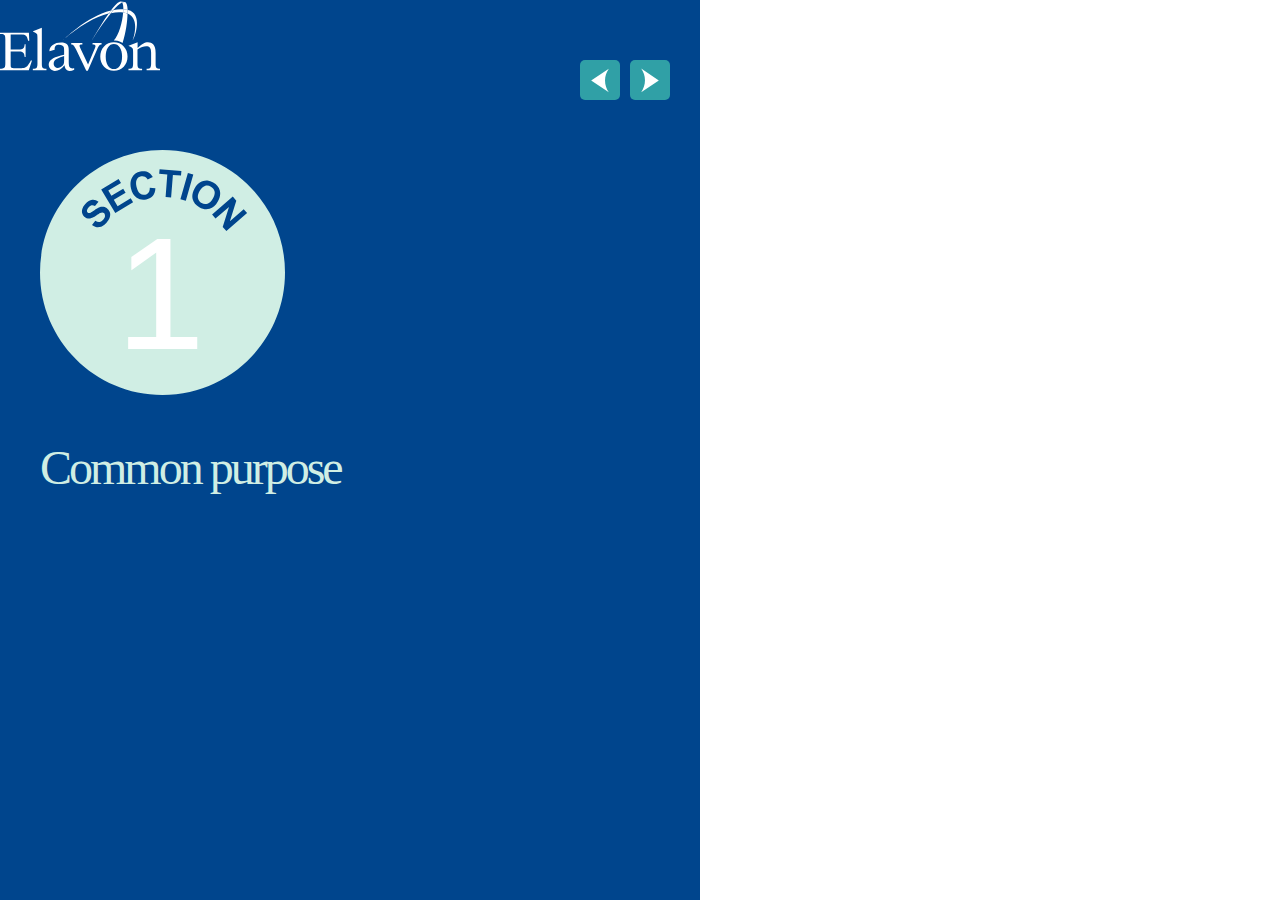
<file: section1.html>
<!DOCTYPE html>
<html>
    <head>
        <meta charset="utf-8">
        <meta name="viewport" content="width=device-width, initial-scale=1">
        <title>SLT Questionnaire</title>
<!-- CSS -->
        <link rel="stylesheet" href="css/normalize.css">
        <link rel="stylesheet" href="css/styles.css">
    </head>



    <body>
        <!-- one slide --> 
        <div id="bodyslide" class="col_1_1 cleafix">

        <img class="logo-top" src="img/evalon-svg-white.svg" alt="Evalon logo">    
            <nav class="nav-container">
                <button class="arrow-nav arrow-nav-r"></button>
                <button class="arrow-nav arrow-nav-l"></button>
            </nav>  

        <!-- slide content-->    
        <div id="slide-content">
            <div class="roundel">
                <img class="roundel-large" src="img/section-roundel-light.svg" alt="section"/>
                <h1 class="roundel-text">1</h1>
             </div>
             <h2 class="section-title text_whiteblue">Common purpose</h2>
        </div><!-- close slide-content --> 

        

        </div> <!-- close bodyslide -->    




    </body>
</html>
</file>
<file: admin/bower_components/intro.js/example/assets/css/demo.css>
body {
  padding-top: 20px;
  font-family: "Myriad Pro", Verdana, Arial, Tahoma;
  padding-bottom: 40px;
}

/* Custom container */
.container-narrow {
  margin: 0 auto;
  max-width: 700px;
}
.container-narrow > hr {
  margin: 30px 0;
}

/* Main marketing message and sign up button */
.jumbotron {
  margin: 60px 0;
  text-align: center;
}
.jumbotron h1 {
  font-size: 72px;
  line-height: 1;
}
.jumbotron .btn {
  font-size: 21px;
  padding: 14px 24px;
}

/* Supporting marketing content */
.marketing {
  margin: 60px 0;
}
.marketing p + h4 {
  margin-top: 28px;
}
</file>
<file: admin/bower_components/intro.js/introjs.css>
.introjs-overlay {
  position: absolute;
  z-index: 999999;
  background-color: #000;
  opacity: 0;
  background: -moz-radial-gradient(center,ellipse cover,rgba(0,0,0,0.4) 0,rgba(0,0,0,0.9) 100%);
  background: -webkit-gradient(radial,center center,0px,center center,100%,color-stop(0%,rgba(0,0,0,0.4)),color-stop(100%,rgba(0,0,0,0.9)));
  background: -webkit-radial-gradient(center,ellipse cover,rgba(0,0,0,0.4) 0,rgba(0,0,0,0.9) 100%);
  background: -o-radial-gradient(center,ellipse cover,rgba(0,0,0,0.4) 0,rgba(0,0,0,0.9) 100%);
  background: -ms-radial-gradient(center,ellipse cover,rgba(0,0,0,0.4) 0,rgba(0,0,0,0.9) 100%);
  background: radial-gradient(center,ellipse cover,rgba(0,0,0,0.4) 0,rgba(0,0,0,0.9) 100%);
  filter: progid:DXImageTransform.Microsoft.gradient(startColorstr='#66000000',endColorstr='#e6000000',GradientType=1);
  -ms-filter: "progid:DXImageTransform.Microsoft.Alpha(Opacity=50)";
  filter: alpha(opacity=50);
  -webkit-transition: all 0.3s ease-out;
     -moz-transition: all 0.3s ease-out;
      -ms-transition: all 0.3s ease-out;
       -o-transition: all 0.3s ease-out;
          transition: all 0.3s ease-out;
}

.introjs-fixParent {
  z-index: auto !important;
  opacity: 1.0 !important;
  position: absolute !important;
  -webkit-transform: none !important;
     -moz-transform: none !important;
      -ms-transform: none !important;
       -o-transform: none !important;
          transform: none !important;
}

.introjs-showElement,
tr.introjs-showElement > td,
tr.introjs-showElement > th {
  z-index: 9999999 !important;
}

.introjs-disableInteraction {
  z-index: 99999999 !important;
  position: absolute;
}

.introjs-relativePosition,
tr.introjs-showElement > td,
tr.introjs-showElement > th {
  position: relative;
}

.introjs-helperLayer {
  position: absolute;
  z-index: 9999998;
  background-color: #FFF;
  background-color: rgba(255,255,255,.9);
  border: 1px solid #777;
  border: 1px solid rgba(0,0,0,.5);
  border-radius: 4px;
  box-shadow: 0 2px 15px rgba(0,0,0,.4);
  -webkit-transition: all 0.3s ease-out;
     -moz-transition: all 0.3s ease-out;
      -ms-transition: all 0.3s ease-out;
       -o-transition: all 0.3s ease-out;
          transition: all 0.3s ease-out;
}

.introjs-tooltipReferenceLayer {
  position: absolute;
  z-index: 10000000;
  background-color: transparent;
  -webkit-transition: all 0.3s ease-out;
     -moz-transition: all 0.3s ease-out;
      -ms-transition: all 0.3s ease-out;
       -o-transition: all 0.3s ease-out;
          transition: all 0.3s ease-out;
}

.introjs-helperLayer *,
.introjs-helperLayer *:before,
.introjs-helperLayer *:after {
  -webkit-box-sizing: content-box;
     -moz-box-sizing: content-box;
      -ms-box-sizing: content-box;
       -o-box-sizing: content-box;
          box-sizing: content-box;
}

.introjs-helperNumberLayer {
  position: absolute;
  top: -16px;
  left: -16px;
  z-index: 9999999999 !important;
  padding: 2px;
  font-family: Arial, verdana, tahoma;
  font-size: 13px;
  font-weight: bold;
  color: white;
  text-align: center;
  text-shadow: 1px 1px 1px rgba(0,0,0,.3);
  background: #ff3019; /* Old browsers */
  background: -webkit-linear-gradient(top, #ff3019 0%, #cf0404 100%); /* Chrome10+,Safari5.1+ */
  background: -webkit-gradient(linear, left top, left bottom, color-stop(0%, #ff3019), color-stop(100%, #cf0404)); /* Chrome,Safari4+ */
  background:    -moz-linear-gradient(top, #ff3019 0%, #cf0404 100%); /* FF3.6+ */
  background:     -ms-linear-gradient(top, #ff3019 0%, #cf0404 100%); /* IE10+ */
  background:      -o-linear-gradient(top, #ff3019 0%, #cf0404 100%); /* Opera 11.10+ */
  background:         linear-gradient(to bottom, #ff3019 0%, #cf0404 100%);  /* W3C */
  width: 20px;
  height:20px;
  line-height: 20px;
  border: 3px solid white;
  border-radius: 50%;
  filter: progid:DXImageTransform.Microsoft.gradient(startColorstr='#ff3019', endColorstr='#cf0404', GradientType=0); /* IE6-9 */
  filter: progid:DXImageTransform.Microsoft.Shadow(direction=135, strength=2, color=ff0000); /* IE10 text shadows */
  box-shadow: 0 2px 5px rgba(0,0,0,.4);
}

.introjs-arrow {
  border: 5px solid white;
  content:'';
  position: absolute;
}
.introjs-arrow.top {
  top: -10px;
  border-top-color:transparent;
  border-right-color:transparent;
  border-bottom-color:white;
  border-left-color:transparent;
}
.introjs-arrow.top-right {
  top: -10px;
  right: 10px;
  border-top-color:transparent;
  border-right-color:transparent;
  border-bottom-color:white;
  border-left-color:transparent;
}
.introjs-arrow.top-middle {
  top: -10px;
  left: 50%;
  margin-left: -5px;
  border-top-color:transparent;
  border-right-color:transparent;
  border-bottom-color:white;
  border-left-color:transparent;
}
.introjs-arrow.right {
  right: -10px;
  top: 10px;
  border-top-color:transparent;
  border-right-color:transparent;
  border-bottom-color:transparent;
  border-left-color:white;
}
.introjs-arrow.right-bottom {
  bottom:10px;
  right: -10px;
  border-top-color:transparent;
  border-right-color:transparent;
  border-bottom-color:transparent;
  border-left-color:white;
}
.introjs-arrow.bottom {
  bottom: -10px;
  border-top-color:white;
  border-right-color:transparent;
  border-bottom-color:transparent;
  border-left-color:transparent;
}
.introjs-arrow.left {
  left: -10px;
  top: 10px;
  border-top-color:transparent;
  border-right-color:white;
  border-bottom-color:transparent;
  border-left-color:transparent;
}
.introjs-arrow.left-bottom {
  left: -10px;
  bottom:10px;
  border-top-color:transparent;
  border-right-color:white;
  border-bottom-color:transparent;
  border-left-color:transparent;
}

.introjs-tooltip {
  position: absolute;
  padding: 10px;
  background-color: white;
  min-width: 200px;
  max-width: 300px;
  border-radius: 3px;
  box-shadow: 0 1px 10px rgba(0,0,0,.4);
  -webkit-transition: opacity 0.1s ease-out;
     -moz-transition: opacity 0.1s ease-out;
      -ms-transition: opacity 0.1s ease-out;
       -o-transition: opacity 0.1s ease-out;
          transition: opacity 0.1s ease-out;
}

.introjs-tooltipbuttons {
  text-align: right;
  white-space: nowrap;
}

/*
 Buttons style by http://nicolasgallagher.com/lab/css3-github-buttons/
 Changed by Afshin Mehrabani
*/
.introjs-button {
  position: relative;
  overflow: visible;
  display: inline-block;
  padding: 0.3em 0.8em;
  border: 1px solid #d4d4d4;
  margin: 0;
  text-decoration: none;
  text-shadow: 1px 1px 0 #fff;
  font: 11px/normal sans-serif;
  color: #333;
  white-space: nowrap;
  cursor: pointer;
  outline: none;
  background-color: #ececec;
  background-image: -webkit-gradient(linear, 0 0, 0 100%, from(#f4f4f4), to(#ececec));
  background-image: -moz-linear-gradient(#f4f4f4, #ececec);
  background-image: -o-linear-gradient(#f4f4f4, #ececec);
  background-image: linear-gradient(#f4f4f4, #ececec);
  -webkit-background-clip: padding;
  -moz-background-clip: padding;
  -o-background-clip: padding-box;
  /*background-clip: padding-box;*/ /* commented out due to Opera 11.10 bug */
  -webkit-border-radius: 0.2em;
  -moz-border-radius: 0.2em;
  border-radius: 0.2em;
  /* IE hacks */
  zoom: 1;
  *display: inline;
  margin-top: 10px;
}

.introjs-button:hover {
  border-color: #bcbcbc;
  text-decoration: none;
  box-shadow: 0px 1px 1px #e3e3e3;
}

.introjs-button:focus,
.introjs-button:active {
  background-image: -webkit-gradient(linear, 0 0, 0 100%, from(#ececec), to(#f4f4f4));
  background-image: -moz-linear-gradient(#ececec, #f4f4f4);
  background-image: -o-linear-gradient(#ececec, #f4f4f4);
  background-image: linear-gradient(#ececec, #f4f4f4);
}

/* overrides extra padding on button elements in Firefox */
.introjs-button::-moz-focus-inner {
  padding: 0;
  border: 0;
}

.introjs-skipbutton {
  margin-right: 5px;
  color: #7a7a7a;
}

.introjs-prevbutton {
  -webkit-border-radius: 0.2em 0 0 0.2em;
  -moz-border-radius: 0.2em 0 0 0.2em;
  border-radius: 0.2em 0 0 0.2em;
  border-right: none;
}

.introjs-nextbutton {
  -webkit-border-radius: 0 0.2em 0.2em 0;
  -moz-border-radius: 0 0.2em 0.2em 0;
  border-radius: 0 0.2em 0.2em 0;
}

.introjs-disabled, .introjs-disabled:hover, .introjs-disabled:focus {
  color: #9a9a9a;
  border-color: #d4d4d4;
  box-shadow: none;
  cursor: default;
  background-color: #f4f4f4;
  background-image: none;
  text-decoration: none;
}

.introjs-bullets {
  text-align: center;
}
.introjs-bullets ul {
  clear: both;
  margin: 15px auto 0;
  padding: 0;
  display: inline-block;
}
.introjs-bullets ul li {
  list-style: none;
  float: left;
  margin: 0 2px;
}
.introjs-bullets ul li a {
  display: block;
  width: 6px;
  height: 6px;
  background: #ccc;
  border-radius: 10px;
  -moz-border-radius: 10px;
  -webkit-border-radius: 10px;
  text-decoration: none;
}
.introjs-bullets ul li a:hover {
  background: #999;
}
.introjs-bullets ul li a.active {
  background: #999;
}

.introjs-progress {
  overflow: hidden;
  height: 10px;
  margin: 10px 0 5px 0;
  border-radius: 4px;
  background-color: #ecf0f1
}
.introjs-progressbar {
  float: left;
  width: 0%;
  height: 100%;
  font-size: 10px;
  line-height: 10px;
  text-align: center;
  background-color: #08c;
}

.introjsFloatingElement {
  position: absolute;
  height: 0;
  width: 0;
  left: 50%;
  top: 50%;
}
</file>
<file: admin/bower_components/intro.js/introjs-rtl.css>
.introjs-tooltipbuttons {
  text-align: left;
}
.introjs-skipbutton {
  margin-left: 5px;
}
.introjs-tooltip {
  direction: rtl;
}
.introjs-prevbutton {
  border: 1px solid #d4d4d4;
  border-left: none;
  -webkit-border-radius: 0 0.2em 0.2em 0;
  -moz-border-radius: 0 0.2em 0.2em 0;
  border-radius: 0 0.2em 0.2em 0;
}
.introjs-nextbutton {
  border: 1px solid #d4d4d4;
  -webkit-border-radius: 0.2em 0 0 0.2em;
  -moz-border-radius: 0.2em 0 0 0.2em;
  border-radius: 0.2em 0 0 0.2em;
}
</file>
<file: css/styles.css>
/* Includes: style.css, styles-1.css and styles-500.css */
* {
    color: #ffffff;
}


.col_1_1 h1,h2,h3{
    font-weight: 300 !important;
}
.col_1_1 h1{
    font-family: Arial,sans-serif;
    font-size: 10em !important;
}
.col_1_1 h2{
    font-family: Georgia, serif;
    line-height: 1.15em !important;
    letter-spacing: -3px !important;
}
.col_1_1 h3{
    font-family: Arial,sans-serif !important;
    line-height: 1.15em !important;
    font-size: 1em !important;
}
 @media screen and (max-width: 500px) {
    h3{
        font-size: 0.875em !important;
    }
 }  


#body{
    height:100%;
    min-height: 100%;
    margin:0; 
    padding:0; 
}
#bodyslide{
width:700px;
min-width:380px;
min-height: 100%;
height: 100%;
position: absolute;
overflow-x: hidden;
overflow-y: auto;
display: inline-block;
vertical-align: top;

-webkit-box-sizing: border-box; /* Safari/Chrome, other WebKit */
-moz-box-sizing: border-box;    /* Firefox, other Gecko */
box-sizing: border-box;         /* Opera/IE 8+ */
}
@media screen and (max-width: 900px) {
    #bodyslide{
      width:550px;
    }
}
@media screen and (max-width: 650px) {
    #bodyslide{
      width:100%;
      height:auto;
    }
 }  

#likert{
    position:relative;
    float:left;
    clear:both;
    margin-top:40px;
    font-weight: 100;
    text-align: center;
}
#slide-content{
    float:left;
    margin: 20px 0 20px 50px;
    width:70%;
    /*height: 80%;*/
    clear:left;

    -webkit-box-sizing: border-box; /* Safari/Chrome, other WebKit */
    -moz-box-sizing: border-box;    /* Firefox, other Gecko */
    box-sizing: border-box;         /* Opera/IE 8+ */

}

#bar{
    width:450px;
    position:absolute;
    top:85px;
}
@media screen and (max-width: 900px) {
    #bar{
        width:410px;
    }
 }
@media screen and (max-width: 650px) {
    #bar{
        width:400px;
    }
 }
@media screen and (max-width: 500px) {
    #bar{
        width:315px;
    }
}

#counter{
    width:40px;
    position:absolute;
    top:65px;
    left:205px;
}
@media screen and (max-width: 900px) {
    #counter{
        width:35px;
        top:68px;
        left:185px;
    }
 }
@media screen and (max-width: 650px) {
    #counter{
        width:30px;
        top:70px;
        left:180px;
    }
 }
@media screen and (max-width: 500px) {
    #counter{
        width:30px;
        left:135px;
    }
}

#counter_2{
    width:65px;
    position:absolute;
    top:57px;
    left:185px;
}
@media screen and (max-width: 900px) {
    #counter_2{
        width:60px;
        top:59px;
        left:170px;
    }
 }
@media screen and (max-width: 650px) {
    #counter_2{
        width:60px;
        top:60px;
        left:165px;
    }
 }
@media screen and (max-width: 500px) {
    #counter_2{
        width:50px;
        top:63px;
        left:130px;
    }
}

.confirm{
    width:90px;
    height:40px;
    background-color: #fff;
    color: #44a5a6;
    float:right;
    border-style: none;
    border-radius: 5px;
    clear:both;
    margin:150px 40px 0 0;
}
.confirm:hover{
    border:solid 3px #44a5a6;
    }


.col_1_1{
background-color: #00458d;
color: #00458d;
}
.col_1_2{
background-color: #3C458D;
color: #00458d;
}
.col_2_1{
background-color: #904F9F;
color: #904F9F;
}
.col_3_1{
background-color: #44a5a6;
color: #44a5a6;
}
.col_4_1{
background-color: #37A2E4;
color: #37A2E4;
}
.col_5_1{
background-color: #75B639;
color: #75B639;
}
.col_6_1{
background-color: #3B77B4;
color: #3B77B4;
}
.arrow-nav{
    width:40px;
    height:40px;
    float:right;
    border-style: none;
    margin-right:10px;
    border-radius: 5px;
}
.arrow-nav:hover{
    border: solid 2px white;

    }
.arrow-nav-r{
background: url(../img/arrow-r-white.svg) no-repeat center;
background-size: auto 25px;
background-color: #30a0a6;
}

.arrow-nav-l{
background: url(../img/arrow-l-white.svg) no-repeat center;
background-size: auto 25px;
background-color: #30a0a6;
}

.likert-1{
    position:absolute;
    left:0px;
    top:0px;
    min-width:50px; 
}

.likert-2{
    position:absolute;
    left:100px;
    top:0px;    
}
@media screen and (max-width: 900px) {
    .likert-2{
        left:90px;
    }
 }
@media screen and (max-width: 650px) {
    .likert-2{
        left:85px;
    }
 }  
@media screen and (max-width: 500px) {
    .likert-2{
        left:65px;
    }
 }  
.likert-3{
    position:absolute;
    left:200px;
    top:0px;    
}
@media screen and (max-width: 900px) {
    .likert-3{
        left:180px;
    }
 }
@media screen and (max-width: 650px) {
    .likert-3{
        left:170px;
    }
 }  
@media screen and (max-width: 500px) {
    .likert-3{
        left:130px;
    }
}
.likert-4{
    position:absolute;
    left:300px;
    top:0px;    
}
@media screen and (max-width: 900px) {
    .likert-4{
        left:270px;
    }
 }
@media screen and (max-width: 650px) {
    .likert-4{
        left:255px;
    }
 }
@media screen and (max-width: 500px) {
    .likert-4{
        left:195px;
    }
}
.likert-5{
    position:absolute;
    left:400px;
    top:0px;    
}
@media screen and (max-width: 900px) {
    .likert-5{
        left:360px;
    }
 }
@media screen and (max-width: 650px) {
    .likert-5{
        left:340px;
    }
 }
@media screen and (max-width: 500px) {
    .likert-5{
        left:260px;
    }
}


.logo-top{
    float:left;
    width:135px;
    margin:40px 0 0 50px;
}
.nav-container{
    float:right;
    margin:60px 20px 0 50px;
}
@media screen and (max-width: 500px) {
    .nav-container{
      display: none; } }

.question{
    font-family: Arial,sans-serif;
    font-size: 2em;
    float:left;
    margin:0;
    margin-top:20px;
    clear:both;
}
@media screen and (max-width: 900px) {
    .question{
        font-size: 1.675em; 
    }
}
@media screen and (max-width: 650px) {
    .question{
        font-size: 1.5em;
      
    }
 } 
 @media screen and (max-width: 500px) {
    .question{
        font-size: 1.2em;
      
    }
 }  


.roundel{
    float:left;
    width:245px;
    height:200px;
    margin-top:50px;
    position:relative;  
    text-align: center;
}
@media screen and (max-width: 900px) {
    .roundel{
        width:210px;
        height:180px;
        margin-top:40px;
    }
}
@media screen and (max-width: 650px) {
    .roundel{
        width:180px;
        height:150px;
        margin-top:30px;
    }
 } 
 @media screen and (max-width: 500px) {
    .roundel{
        width:150px;
        height:120px;
        margin-top:20px;
    }
 }  
.roundel-text{
    position:absolute;
    left:76px;
    top:-55px;
    z-index:10;
    font-size: 10em;
}
@media screen and (max-width: 900px) {
    .roundel-text{
        left:63px;
        font-size: 9em;
    }
}
@media screen and (max-width: 650px) {
   .roundel-text{
        left:53px;
        font-size: 8em;
    }
 } 
 @media screen and (max-width: 500px) {
    .roundel-text{
        left:45px;
        top:-47px;
        font-size: 6.5em;
    }
 } 

 .roundel-text-small{
    position:absolute;
    left:28px;
    top:-20px;
    z-index:10;
    font-size: 3.5em;
}
@media screen and (max-width: 900px) {
    .roundel-text-small{
        left:25px;
        top:-16px;
        font-size: 3em;
    }
}
@media screen and (max-width: 650px) {
   .roundel-text-small{
        left:22px;
        top:-12px;
        font-size: 2.5em;
    }
 } 
 @media screen and (max-width: 500px) {
    .roundel-text-small{
        left:20px;
        top:-15px;
        font-size: 2.5em;
    }
 } 

.roundel-top{
    float:left;
    width:85px;
    margin:40px 0 0 50px;
    position:relative;
}
@media screen and (max-width: 900px) {
    .roundel-top{
        width:75px;
    }
}
@media screen and (max-width: 650px) {
   .roundel-top{
        width:65px;
    }
 } 
 @media screen and (max-width: 500px) {
    .roundel-top{
        width:60px;
    }
 } 
.roundel-large{
    position:absolute;
    left:0;
    top:0;
    width:100%;
    z-index:0;
}
.section-title{
    float:left;
    display:block;
    font-size:5.5em;
    clear:left;
    margin:0;
    margin-top:40px;
}
@media screen and (max-width: 900px) {
    .section-title{
        font-size:4.5em;
        margin-top:40px;
    }
}
@media screen and (max-width: 650px) {
    .section-title{
        font-size:3.5em;
        margin-top:50px;
    }
 } 
 @media screen and (max-width: 500px) {
    .section-title{
        font-size:2.5em;
        margin-top: 50px;
    }
 } 

.text_blue{
    color:#3B77B4;
}
.text_whiteblue{
    color:#D0EEFC;
}
.text_darkblue{
    color:#00458d;
}
.text_white{
    color:#FFF;
}

.slide-block0 {

    display: inline-block;
    height: 100%;
    min-height: 100%;
    overflow-x: hidden;
    overflow-y: auto;
    position: relative;
    vertical-align: top;
    z-index: 2;
}
.css-form {

    display: inline-block;
    height: 100%;
    min-height: 100%;
    overflow-x: hidden;
    overflow-y: auto;
    position: relative;
    vertical-align: top;
    z-index: 2;
}
.slide-block li {
    font-size: 24px;
    font-weight: 300;
    line-height: 1.2;
    list-style: outside none none;
    margin-bottom: 20px;
    margin-left: 25px;
    padding-left: 5px;
}
.slide-block li a { 
    display: inline;
    color: #ffffff;
}
.slide-block li input { 
    display: inline;
}
.btn {
    margin-bottom: 5px !important;
}
.button1_selected {
    opacity: 0.5 !important;
}
.button2_selected {
    opacity: 0.5 !important;
}
.slide-block-inner {
    bottom: 0;
    overflow: auto;
    /*padding: 100px 40px 40px;*/
    position: absolute;
    top: 0;
    width: 100%;
    z-index: 1000;
}
.ui-sortable-handle {
    float:left;
    width:100px;
    height:100px;
}
.bucket-standard1 {
    height: 100%;
    position: relative;
    /*transform: rotate(180deg);*/
    width: 94%;
	z-index: 101;

    /*
    position: relative;
    width: 150px;
    height: 150px;
    display: table-cell;
    vertical-align: bottom;
    */
}
.img-mini {
    border: 1px solid #585596;
    border-radius: 50px;
    cursor: pointer;
}
.progress1, .progress2 {
	-moz-transform:rotate(45deg);  
	-webkit-transform:rotate(45deg);  
	-o-transform:rotate(45deg);  
	-ms-transform:rotate(45deg); 
	transform:rotate(45deg);  
}
.progress1 {
	position: absolute;
	top: -10px; 
	right: -10px; 
	bottom: -10px; 
	left: -10px; 
	border-width: 10px; 
	border-style: solid; 
	border-color: #00A5E0 #00A5E0 transparent transparent; 
	border-radius: 50%; 
	z-index: 1; 
	border-spacing: 0px;
}
.progress2 {
	position: absolute; 
	top: -10px; 
	right: -10px; 
	bottom: -10px; 
	left: -10px; 
	border-width: 10px; 
	border-style: solid; 
	border-color: #ffffff #ffffff transparent transparent; -moz-border-top-colors: none; 
	border-radius: 50%;
	z-index: 1;
}
#sortable2 .img-mini {
    /*transform: rotate(180deg);*/
}
#sortable2 span {
    /*transform: rotate(180deg);*/
}
#sortable3 .img-mini {
    /*transform: rotate(180deg);*/
}
#sortable3 span {
    /*transform: rotate(180deg);*/
}
#sortable4 .img-mini {
    /*transform: rotate(180deg);*/
}
#sortable4 span {
    /*transform: rotate(180deg);*/
}
.bucket-band {
    z-index: 102;
}
.button-mini img {
    position:relative;
    z-index:100;
}
.button-mini span {
    background-color: #000000;
    display: none;
    position: relative;
    white-space: nowrap;
    z-index: 101;
}
.button-mini:hover span {
    display:block;
}
.likert3 .ui-slider-handle {
    border: 1px solid #5c5c5c;
    border-radius: 25px;
}
.likert3_1 {
    height: 43px;
    left: 0;
    position: absolute;
    top: -13px;
    width: 40px;
}
.likert3_2 {
    height: 43px;
    left: 40px;
    position: absolute;
    top: -13px;
    width: 46px;
}
.likert3_3 {
    height: 43px;
    left: 86px;
    position: absolute;
    top: -13px;
    width: 40px;
}
/*.go_to_introduction {
    left: 100px;
    position: absolute;
    top: 600px;
    width: 146px !important; 
}*/
.textarea_fields0 {
    height: 288px;
    overflow: auto;
    width: 100%;
}
.textarea_fields {
}
.ui-draggable-handle {
    bottom: 5px;
    left: 18px;
    position: absolute;
}
.fullpage{
    width:100%;
    height:100%;
    position:absolute;
    background-color:#fff;
    padding:0;
    margin:0;
}
.loading-logo-top{
    width:120px;
    display:block;
    margin-left:auto;
    margin-right:auto;
}
.loading-logo-bottom{
    width:120px;
    display:block;
    margin-left:auto;
    margin-right:auto;
    display:block;
}
@media screen and (max-width: 650px) {
    .loading-logo-top, .loading-logo-bottom{
        width:80px;
    }
}        


.loading-circle{
    text-align: center;
    font-size: 1.3em;
    text-align: center;
    display:block;
    width:200px;
    height:100%;
    background-color: #00458d;
    color: #fff;
    margin-left:auto;
    margin-right:auto;
    border-radius: 200px;
    padding:30px;
}       

.loading-circle > p {
    font-size: 14px;
    left: 0;
    margin: 0;
    position: absolute;
    text-align: center;
    top: 33%;
    width: 190px;
}

.section-bottom{
    width: 100%;
    height:100px;
    position:absolute;
    bottom:0px;
}
.section-middle{
    width: 100%;
    height:200px;
    position:absolute;
    top:35%;
}
.section-top{
    width: 100%;
    position:absolute;
    top:50px;
}
.progress0 {
    color: #ffffff;
    display: block;
    font-family: serif;
    font-size: 34px;
    height: 200px;
    line-height: 200px;
    position: relative;
    text-align: center;
    z-index: 2;
}
.loading_page {
    positoin:absolute;
    width:100%;
    height:100%;
    z-index: 200;
}
.thank_you {
    width:100%;    
}
.start_hidden1 {
    display: inline-block;
}
@media screen and (max-width: 650px) { 
    .start_hidden1 {
        display:block;
    }
}
#hidden_for_big {
    display:none;    
}
@media screen and (max-width: 650px) {
    #hidden_for_big {
        display:block;    
    }
    #hidden_for_small {
        display:none;    
    }
}    
.start_hidden {
    display:none !important;   
}    



/* ************************************ */
/************* styles-1.css *************/
/* ************************************ */

p{
    margin-bottom: 10px !important;
}
.heading-1,.headin-2,.heading-3{
    font-weight: 300 !important;
}
.heading-1{
    font-family: Arial,sans-serif;
    font-size: 10em !important;
    margin: 0.67em 0 !important;
}
.heading-2{
    font-family: Georgia, serif;
    line-height: 1.15em;
    letter-spacing: -1px;
}
.heading-3{
    font-family: Arial,sans-serif;
    font-size: 1em !important;
    line-height: 1.15em !important;
}
#bar{
    width:450px;
    position:absolute;
    top:85px;
}
#counter{
    width:40px;
    position:absolute;
    top:65px;
    left:205px;
}
#counter_2{
    width:65px;
    position:absolute;
    top:57px;
    left:185px;
}
#img-selection{
    float:left;
    clear:both;
    margin-top:5px;
    width:100%;
}
#body{
    height:100%;
    min-height: x100%;
    margin:0; 
    padding:0; 
}
#bodyslide{
    width:700px;
    min-width:320px;
    min-height: 100%;
    height: 100%;
    position: absolute;
    overflow-x: hidden;
    overflow-y: auto;
    display: inline-block;
    vertical-align: top;
    -webkit-box-sizing: border-box; /* Safari/Chrome, other WebKit */
    -moz-box-sizing: border-box;    /* Firefox, other Gecko */
    box-sizing: border-box;         /* Opera/IE 8+ */
}
#background-divider{
    height:100%;
    width:700px;
    background: url(../img/background.jpg) !important;
}
.button-nobody{
    width:90px;
    height:90px;
    background-color: #44a5a6;
    color: #fff;
    border-style: none;
    border-radius: 50px;
    float:left;
    z-index: 99 !important; 
    padding:5px;
    margin-left:auto;
    margin:right:auto;
    font-size:1em;
}
.button-nobody:hover{
        width:90px;
        height:90px;
        border: solid 3px #fff;
    }
#likert{
    clear: both;
    font-weight: 100;
    width:400px;
    position: absolute;
    top:300px;
    text-align: center;
}
#likert .slider1 {
    margin-left: 16px;
    margin-top: 80px;
    width:400px;
}
#likert .ui-widget-content {
    background: transparent !important;
    background-color: #fff !important;
}
#likert .ui-widget-header {
    background: transparent !important;
    background-color:  #fff !important;
}
#likert .ui-slider-handle {
    background: url("../img/counter.svg") no-repeat scroll 0 0 rgba(0, 0, 0, 0);
    border: 0 none;
    cursor: pointer;
    height: 45px;
    top: -20px;
    width: 40px;
}
#likert .ui-slider-horizontal {
    border: 0 none !important;
    height: 6px;
}
#likert2 {
    clear: both;
    float: left;
    font-weight: 100;
    margin-top: 70px;
    margin-bottom:25px;
    width:400px;
    position: relative;
    text-align: center;
}
#likert2 .slider2 {
    margin-left: 16px;
    margin-top: -12px;
    width:400px;
}
#likert2 .ui-widget-content {
    background: transparent !important;
    background-color:  #fff !important;
}
#likert2 .ui-widget-header {
    background: transparent !important;
    background-color:  #fff !important;
}
#likert2 .ui-slider-handle {
    background: url("../img/counter_2.svg") no-repeat scroll 0 0 rgba(0, 0, 0, 0);
    border: 0 none;
    cursor: pointer;
    height: 45px;
    top: -21px;
    width: 40px;
}
#likert2 .ui-slider-horizontal {
    border: 0 none !important;
    height: 6px;
}
#slide-content{
    float:left;
    margin: 20px 0 20px 40px;
    width:70%;
    clear:left;
    white-space: normal !important;
    -webkit-box-sizing: border-box; /* Safari/Chrome, other WebKit */
    -moz-box-sizing: border-box;    /* Firefox, other Gecko */
    box-sizing: border-box;         /* Opera/IE 8+ */
}
#text-input-why{
    float:left;
    clear:both;
    margin-top: 30px;
    width:100%;
    height:200px;
    vertical-align: top;
    border-radius: 5px;
    border-style: none;
    padding: 10px;
    font-size: 1em;
    -webkit-box-sizing: border-box; /* Safari/Chrome, other WebKit */
    -moz-box-sizing: border-box;    /* Firefox, other Gecko */
    box-sizing: border-box;         /* Opera/IE 8+ */
}
#user-name{
    background-color: #37a2e4;
    color:#fff;
    padding-left: 40px;
    width:800px;
    height:50px;
    position:absolute;
    left:0px;
    top:620px;
    
}
.body-ng,{
        min-height: 700px;
    }
.likert3 {
    float: left;
    font-weight: 100;
    margin: 10px 20px 10px 0;
    width:125px;
    height:70px;
    position: relative;
    text-align: center;
}
.likert3 .slider2 {
    margin: 5px 0 25px 20px;
    width:85px;
}
.likert3 .ui-widget-content {
    background: transparent !important;
    background-color:  #fff !important;
}
.likert3 .ui-widget-header {
    background: transparent !important;
    background-color:  #fff !important;
}
.likert3 .ui-slider-handle {
    background: url("../img/counter_2.svg") no-repeat scroll 0 0 rgba(0, 0, 0, 0);
    border: 2px solid #00AEEF;
    cursor: pointer;
    height: 45px;
    top: -18px;
    width: 45px;
}
.likert3 .ui-slider-horizontal {
    border: 0 none !important;
    height: 6px;
}
.likert-cross{
    width:15px;
    float:left;
}
.likert-tick{
    width:15px;
    float:right;
}
.text-input-who{
    float:left;
    clear:both;
    width:90px;
    height:30px;
    border-radius: 
    vertical-align: top;
    border-radius: 5px;
    border-style: none;
    padding: 5px;
    font-size: 1em;
    margin-bottom:10px;
    margin-top:2px;
    -webkit-box-sizing: border-box; /* Safari/Chrome, other WebKit */
    -moz-box-sizing: border-box;    /* Firefox, other Gecko */
    box-sizing: border-box;         /* Opera/IE 8+ */
}
.thanks-box{
    width: 80%;
    height: 50%;
    background-color: #fff;
    padding: 0;
    margin-left: 10%;
    margin-top: 40px;
    border-radius: 15px;
    padding: 30px;
    position: relative;
}
.thanks-text{
    float:left;
    width:70%;
    white-space:normal !important;
}
.tick-final{
    width:80px;
    margin:30px;
    position:absolute;
    bottom:0;
    right:0;
}
.user-name{
    font-size: 1.3em;
    line-height: 0.5em;
}
.answer-img{
    border-radius: 50px;
    width:100%;
    height:100%;
    -webkit-transition: opacity 0.52s ease-in-out;
    -moz-transition: opacity 0.2s ease-in-out;
    transition: opacity 0.2s ease-in-out;   
}
.answer-img:hover{
    opacity:0.5;
    -webkit-transition: opacity 0.2s ease-in-out;
    -moz-transition: opacity 0.2s ease-in-out;
    transition: opacity 0.2s ease-in-out;
}
.answer-img-back{
    /*width:14%;
    height:14%;*/
    float:left;
    /*background-color:#00458d; */
    border-radius: 50px;
    margin:0 10px 10px 0;
}
.answer-img-text{
    float:left;
    max-height: 30px !important;
    min-height: 150px !important;

}
.bucket-holder{
    width:100%;
    height:50%;
    overflow:visible;
    float:left;
    margin-top: 5px;
}
.bucket-standard{
    position:absolute;
    width:28%;
    height:28%;
    margin-right:2%;
    border: 5px solid #fff;
    border-radius: 0 0 15px 15px;
    border-top:none;
    background: none; /* The Fallback */
    background: rgba(255, 255, 255, 0.2); 
}
.bucket-2{
    left:38%;
}
.bucket-3{
    left:70%;
}
.bucket-band{
    height:40px;
    background-color: #fff;
    position:absolute;
    width:100%;
    top:35px;
    text-align: center;
    padding:2px;
}

.bucket-face{
    width:35px;
    height:35px;
    margin-left:auto;
    margin-right:auto;
}
.button-mini{
    width:40px !important;
    height:40px !important;
}
.button-mini span{
    background-color: #fff;
    width:100px;
    text-align: center;
    border-radius: 5px;
    white-space:normal !important;
    line-height: 1.15em;
}
.cover-img {
    left: 0px;
    position: absolute;
    top: 420px;
    width: 800px;
}
.click-name{
    font-size: 1.15em !important;
    line-height: 1em !important;
    margin-bottom:10px !important;
}
.img-mini{
    width:100%;
    height:100%;
    border:solid 2px #1c94c4;
}
.confirm, .log-in{
    width:80px;
    height:35px;
    background-color: #fff;
    color: #44a5a6;
    border-style: none;
    border-radius: 5px;
    /*clear:both;
    float:left;
    margin-top:50px*/
    position:absolute;
    bottom:25px;
    left:40px;
    z-index: 99 !important;     
}
.confirm:hover{
    border:solid 3px #44a5a6;
    }
.log-in:hover{
    border:solid 3px #44a5a6;
}   
.content-no-margin{
    margin-top: 0;
    margin-bottom: 0;
    margin-left:0;
    width:100%;
}
.cover-text{
    width:100%;
    height:25px;
    background-color: #37A2E4;
    position:absolute;
    top:430px;
    left:0px;
    border-style: none !important;
    border-radius: 0 !important;
    color:white !important;
    padding-left:50px !important;
}
.col_0{
background-color: #fff;
color: #00458d;
}
.col_1_1{
background-color: #00458d;
color: #00458d;
}
.col_1_1{
background-color: #00458d;
color: #00458d;
}
.col_1_2{
background-color: #3C458D;
color: #00458d;
}
.col_2_1{
background-color: #904F9F;
color: #904F9F;
}
.col_3_1{
background-color: #44a5a6;
color: #44a5a6;
}
.col_3_2{
background-color: #66A5A6;
color: #66A5A6;
}
.col_4_1{
background-color: #37A2E4;
color: #37A2E4;
}
.col_5_1{
background-color: #75B639;
color: #75B639;
}
.col_6_1{
background-color: #3B77B4;
color: #3B77B4;
}
.col_7{
background-color: #D0EEFC;
color: #D0EEFC;
}
.arrow-nav{
    width:40px;
    height:40px;
    float:right;
    border-style: none;
    margin-right:10px;
    border-radius: 5px;
}
.arrow-nav:hover{
    border: solid 2px white;

    }
.arrow-nav-r{
background: url(../img/arrow-r-white.svg) no-repeat center;
background-size: auto 25px;
background-color: #30a0a6;
}

.arrow-nav-l{
background: url(../img/arrow-l-white.svg) no-repeat center;
background-size: auto 25px;
background-color: #30a0a6;
}
.cover-title{
    float:left;
    display:block;
    font-size:5.5em;
    clear:left;
    margin:0;
}
/*.gbl-arrow-nav-right{
    background:#fff;
}*/
.go_to_introduction{
    position:absolute;
    left:40px;
    bottom:25px;
    width:150px !important;
    height:35px;
    background-color:#44a5a6;
    color: #fff;
    border-radius: 5px;
    z-index: 999;
}
.go_to_introduction:hover{
    border:solid 3px #3B77B4;
    }
.intro-block{
    float:left;
    width:300px;
    height:100%;
    background-color: #fff;
}
.likert-1{
    position:absolute;
    left:-5px;
    top:0px;
    min-width:50px; 
}
.likert-2{
    position:absolute;
    left:100px;
    top:0px;    
}
.likert-3{
    position:absolute;
    left:202px;
    top:0px;    
}
.likert-4{
    position:absolute;
    left:307px;
    top:0px;    
}
.likert-5{
    position:absolute;
    left:400px;
    top:0px;    
}
.logo-bottom{
    width:100px;
    position:absolute;
    bottom:50px;
    left:50px;
}
.logo-elavon-bottom{
    width:100px;
    position: absolute;
    bottom:50px;
    left:50px;
}
.logo-tcp-colour{
    float:left;
    width:160px;
    margin: 0 0 0 0;
}
.logo-top{
    position:absolute;
    top:0;
    left:0;
    width:160px;
    margin: 0 0 0 0;
}
.nav-container{
    float:right;
    margin:60px 20px 0 50px;
}
.no-margin-bottom{
    margin-bottom: 0px !important;
}
.no-bottom-margin{
    margin-bottom: 0px !important;
}
.progress-bar-container{
    width:100%;
    height:10px;
    float:left;
    margin-top: 70px;
    margin-bottom: 20px;
}
.progress-bar{
    width:40%;
    height:12px;
    background-color: #fff;
    float:left;
    border: solid 2px #fff;
}
.progress-bar-filled{
    width:40px;
    height:8px;
    background-color: #44a5a6;
}
.question{
    font-family: Arial,sans-serif;
    font-size: 1.5em !important;
    float:left;
    margin:0;
    margin-top:10px !important;
    clear:both !important;
    width:100%;
}
.quest-button{
    font-size: 0.9em;
    width:120px;
    height:44px;
    background-color: #fff;
    color: #44a5a6;
    float:left;
    border-style: none;
    border-radius: 5px;
    margin:7px 7px 0 0 !important;
    padding:5px;
}


.quest-button:hover{
    border:solid 3px #44a5a6;
    }
.submit{
    width:65%;
    height:80px;
    font-size:1.5em;
    background-color: #44a5a6;
    color: #fff;
    float:left;
    border-style: none;
    border-radius: 5px;
    clear:both;
    margin:20px 0 0 50px;
}
.submit:hover{
    border:solid 3px #fff;
    }
.sub-note{
    font-family: Arial,sans-serif;
    font-size: 1.3em !important;
    float:left;
    margin:0 0 15px 0;
    /*margin-top:-20px;*/
    clear:both !important;
    width:100%;
    color:#fff;
    /*color:#D0EEE4;*/
}
.roundel{
    float:left;
    width:245px;
    height:245px;
    margin-top:130px;
    position:relative;  
    text-align: center;
}
.roundel-text{
    position:absolute;
    left:76px;
    top:-55px;
    z-index:10;
    font-size: 10em !important;
}
.roundel-text-small{
    position:absolute;
    left:28px;
    top:-20px;
    z-index:10;
    font-size: 3.5em !important;
}
.roundel-top, .roundel-top-tcp {
    float: left;
    margin: 40px 0 0 50px !important;
    position: relative;
    width: 85px !important;
    clear:right;
}
.roundel-large{
    position:absolute;
    left:0;
    top:0;
    width:100%;
    z-index:0;
    margin-bottom:20px;
}
.section-title{
    float:left;
    display:block;
    font-size:3em !important;
    clear:left;
    margin-left:0 !important;
    margin-top:45px !important;
    margin-bottom:10px;
    width:100%;
}
.slide-block{
    min-height: 700px;
}
.slide-block-inner{
    height:100% !important;
    position:absolute !important;
    padding:90px 40px 0 40px;
}
.starter-block{
    width:100px !important;
}
 .sortable1{
    float:left;
 }
 .textarea_fields0{
    padding-top:10px;
 }
.text_blue{
    color:#3B77B4;
}
.text_whiteblue{
    color:#D0EEE4;
}
.text_darkblue{
    color:#00458d;
}
.text_white{
    color:#FFF;
}
.intro-text{
    font-family: Arial,sans-serif;
    line-height: 1em !important;
    font-size: 1em !important;
}

.text_lightblue{
    color:#37a2e4;
}
.form-control {
    border-radius: 5px;
    border-style: none;
    clear: both;
    float: left;
    font-size: 1em;
    /*height: 200px;*/
    margin-top: 5px;
    margin-bottom:5px;
    padding: 5px;
    width: 100%;
    color:#00458d;
    -webkit-box-sizing: border-box; /* Safari/Chrome, other WebKit */
    -moz-box-sizing: border-box;    /* Firefox, other Gecko */
    box-sizing: border-box;         /* Opera/IE 8+ */
}

.form-control1 {
    border-radius: 5px;
    border-style: none;
    box-sizing: border-box;
    clear: both;
    float: left;
    font-size: 1em;
    height: 40px;
    margin-top: 187px !important;
    padding: 10px;
    width: 100%;
}
.text-alt-feedback{
    width:500px;
}

@media screen and (max-width: 900px) {
    .ui-draggable-handle{
        left:2px !important;
    }
    .answer-img{
        width:70px;
        height:70px;
    }
    .answer-img-back{
        /*width:70px;
        height:70px;*/
        margin:0 5px 5px 0;
    }
    .bucket-2{
        left:38.5%;
    }
    .bucket-standard{
        height:30%;
    }
    .button-mini{
        width:40px !important;
        height:40px !important;
    }
    .button-nobody{
        width:70px;
        height:70px;
        font-size:12px;
    }
    .button-nobody:hover{
        width:70px;
        height:70px;
        border: solid 3px #fff;
    }
    .click-name{
        font-size: 1em !important;
        margin-bottom:5px !important;
    }
    .cover-img{
        top:350px;
    }
    .likert3 {
        margin: 10px 20px 0 0;
        height:60px;
    }
    .logo-elavon-bottom{
        width:80px; 
        bottom:25px;
    }
    .logo-top{
        width:140px;    
    }
    .question{
        font-size:1.5em !important;
        margin-bottom:0px !important;
    }
    .quest-button{
        font-size: 0.85em;
        width:108px;
    }
    .roundel{
        width:210px;
        height:210px;
        margin-top:120px;
    }
    .roundel-text{
        left:76px;
        top:-35px;
        font-size: 8em !important;
    }
    .section-title{
        font-size:2.5em !important;
        margin-top:45px !important;
    }
    .sub-note{
        font-size:1em !important;
        margin-top:0px;
        margin-bottom:15px !important;
    }
    .text-input-who{
        width:70px;
        font-size: 0.875em;
    }
    .text-alt-feedback{
        width:340px;
    }
 }

@media screen and (max-width: 650px) {
    
    #background-divider{
        min-height:550px;
        width:100%;
        background-size: 650px 745px !important;
    }
    #bodyslide{
        width:100%;
        max-height: 480px;
        text-align: center;
    }
    #img-selection{
        width: 80%;
        margin-left: 10%;
    }
    #slide-content{
        width: 76%;
        margin-left: 12%;
        margin-right: 12%;
    }
    .answer-img {
        width: 75%;
        height: 75%;
    }
    .answer-img-back{
        width: 100%;
        height: auto;
        margin: 0 0 0 0;
        /*min-height: 30px !important;*/
    }
    .body-ng, .give-width{
        max-width: 100%;
        min-height: 550px;
        min-width: 100% !important;
    }
    .bucket-2{
        left:39%;
    }
    .bucket-standard{
        height:42%;
    }
    .button-nobody{
        width:80px;
        height:80px;
        font-size:12px;
        margin-top: 5px;
        margin-left: auto;
        margin-right: auto;
        display: block;
        float: none;
    }
    .click-name{
        font-size: 1em !important;
        margin-bottom:0 !important;
    }
    .confirm{
        position: absolute;
        bottom: 15px;
        left: 50%;
        margin-left: -40px;
        font-size: 0.875em;
        height: 25px;
    }
    .go_to_introduction{
        left: 50%;
        margin-left: -75px;
    }
    .log-in{
        position:absolute;
        top:250px;
        left: 50%;
        margin-left: -40px;
    }
    .cover-img{
        top: 200px;
    }
    .heading-2{
        text-align: center;
    }
    .img-override-1{
        min-height: 50px !important;
        /*max-height: 50px !important;*/
        width: 23% !important;
        float: left !important;
        margin: 1%;
    }
    .img-override-2{
        min-height: 110px !important;
        max-height: 70px !important;
        width: 23%;
        float: left;
        margin: 5px 1% 10px 1%
    }
    .img-override-3{
        min-height: 70px !important;
        margin-left: calc(25% - 63px);
    }
    .intro-block{
        display:none;
    }
    .intro-text{
        font-size: 0.875em !important;
        margin-top: 0px !important;
        max-height: 300px;
        overflow: scroll;
    }
    
    .likert-2{
        left:80px;
    }
    .likert-3{
        left:159px;
    }
    .likert-4{
        left:239px;
    }
    .likert-5{
        left:310px;
    }
    .likert-bump-left{
        left:300px;
    }
    #likert{
        font-size: 0.875em;
        width:300px;
        top:230px;
        left: 45%;
        margin-left: -150px;
    }
    #likert .slider1{
        width:300px;
    }
    #likert2{
        font-size: 0.875em;
        width: 200px;
        top:40px;
        left: 45%;
        margin-left: -150px;
    }
    #likert2 .slider2{
        width:300px;
    }
    .likert3-container{
        max-height: 300px;
        overflow-y: scroll;
        max-width: 80%;
        margin-left: 10%;
        float: left;
        padding-top: 5px;
        /*border-bottom: 2px solid rgb(59, 110, 180);*/
    }
    .logo-top{
        display:none;
    }
    .progress-bar-container{
        margin-top: 40px;
    }
    .progress-bar {
        width: 100%;
    }
    .question{
        font-size:1.3em !important;
        margin-bottom:0px !important;
        text-align: center;
    }
    .quest-button-holder {
        width: 23%;
        margin: 0 1% 0 1%;
    }
    .quest-button-holder:nth-child(9) {
        margin-left: 13%;
    }   
    .quest-button{
        width:100%;
    }

    .roundel{
        width:160px;
        height:160px;
        margin-top:100px;
        margin-left: -80px;
        left: 50%;      
    }
    .roundel-text{
        left:54px;
        top:-28px;
        font-size: 6em !important;
    }
    .roundel-top{
        display:none;
    }
    .roundel-top-tcp{
        left:50%;
        margin-left: -32px !important;
        width: 65px !important;
    }
    .section-title{
        font-size:1.8em !important;
        margin-top:35px !important;
        text-align: center;
    }
    .starter-block{
        display:none !important;
    }
    .slide-block-inner{
        padding-top: 20px !important;
        padding-left: 5% !important;
        padding-right: 5% !important;
    }
    .slide-block{
        height:550px !important;
        min-height:550px;
    }
    .sub-note{
        font-size:1em !important;
        margin-top:0px;
        text-align: center;
    }
    .submit{
        position: absolute;
        left: 50%;
        margin-left: -33%;
        top: 300px;
        font-size: 1em;
    }
    .text-input-who{
        margin-bottom: 5px;
        margin-top: 0;
        width: 100%;
        font-size: 0.875em;
    }
    .thanks-text{
        margin-left: 15%;
    }

    .tick-final {
        left: 50%;
        margin-left: -40px;
    }
    .thanks-box{
        height:65%;
    }
    .textarea_fields0 {
        width: 100%;
        text-align: center;
    }
    .text-alt-feedback{
        width: 73%;
        margin-left: 13%;
        margin-right: 13%;
    }
}




/* ************************************ */
/************ styles-500.css ************/
/* ************************************ */
@media screen and (max-width: 500px) {
    #img-selection{
        width:90%;
        margin-left:5% 
    }
    .img-override-2 {
        margin: 5px 1% 0 1%;
    }
    .img-override-3 {
        min-height: 70px !important;
        margin-left: calc(50% - 63px);
    }

    .intro-text{
        font-size: 0.875em !important;
        margin-top: 0px !important;
        max-height: 275px;
        overflow-y: scroll;
        /*max-width: 80%;*/
    }
    .answer-img{
        width: 90%;
        height: auto;
    }
    .body-ng, .give-width{
        max-width: 100%;
        min-height: 550px;
        min-width: 100% !important;
    }
    .bucket-2{
        left:41%;
    }
    .button-nobody{
        width:70px;
        height:70px;
    }
    .confirm{
        bottom: 40px;
    }
    .click-name{
        font-size: 0.875em !important;
        margin-bottom:0 !important;
    }
    .go_to_introduction{
        bottom: 75px;
    }
    .likert-2{
        left:57px;
    }
    .likert-3{
        left:120px;
    }
    .likert-4{
        left:177px;
    }
    .likert-5{
        left:222px;
    }
    .likert-bump-left{
        left:210px;
    }
    #likert{
        font-size: 0.875em;
        width:220px;
        margin-left: -110px
    }
    #likert .slider1{
        width:220px;
    }
    #likert2{
        font-size: 0.875em;
        margin-left: -110px
    }
    #likert2 .slider2{
        width:220px;
    }
    #likert3{
        clear:both;
    }
    .likert3-container{
        max-height: 250px;
    }
    .margin-left{
        margin-left: 10px;
    }
    .question{
        font-size:1.15em !important;
        margin-bottom:0px !important;
        min-height:0;
    }
    .quest-button-holder {
        width: 46%;
        margin: 0 2% 0 2%;
    }
    .quest-button-holder:nth-child(9) {
        margin-left: 2%;
    }
    .quest-button-holder:nth-child(11) {
        margin-left: 25%;
    }
    .section-title{
        font-size:1.8em !important;
        margin-top:25px !important;
    }
    .tick-final {
        margin-left: -25px;
        width: 50px;
        }
    .xtra-margin-top{
        margin-top: 65px;
    }
    .text-alt-feedback {
        width: 98%;
        margin-left: 1%;
        margin-right: 1%;
    }
}
</file>
<file: css/results.css>
/* Results */
.body-results * {
  -webkit-box-sizing: border-box;
  -moz-box-sizing: border-box;
  box-sizing: border-box;  
}

.body-results {
  background-color: #3a448d;
}

@media screen and ( max-width: 650px ) {
  .hide-phone {
    display: none !important;
  }
}

.rs-head {
  width: 100%;
  background-color: white;
}

@media screen and ( max-width: 650px ) {
  .rs-head {
    text-align: center;
  }
}

.rs-head-logo {
  width: auto;
  height: 70px;
  margin: 10px 0;
}

@media screen and ( max-width: 1000px ) {
  .rs-head-logo {
    margin: 10px 20px;
  }
}

/* Sections */
.rs-section-container {
  background-color: #3b458d;
}

.rs-section-inner {
  max-width: 1100px;
  width: auto;
  display: block;
  margin: 0 auto;
  padding-left: 20px;
  padding-right: 20px;
}

.rs-section-head .rs-section-inner,
.rs-head .rs-section-inner {
    padding-left: 90px;
    position: relative;
}

@media screen and ( max-width: 1125px ) {
  .rs-section-head .rs-section-inner,
  .rs-head .rs-section-inner {
    padding-left: 90px;
  }
}

@media screen and ( max-width: 900px ) {
  .rs-section-head .rs-section-inner,
  .rs-head .rs-section-inner {
    padding-left: 20px;
  }
}

.rs-section-head {
  padding: 70px 0;
}

@media screen and ( max-width: 650px ) {
  .rs-section-head {
    padding: 20px 30px 30px;
  }
}

.rs-section-head .roundel {
  margin-top: 0;
  float: none;
}

.rs-section-head-title {
  float: none;
  font-family: 'georgia', serif;
  font-size: 64px;
  line-height: 1;
  font-weight: normal;
  margin-bottom: 0;
  color: #cdede4;
}

@media screen and ( max-width: 650px ) {
  .rs-section-head-title {
    font-size: 38px;
    text-align: center;
  }
}

@media screen and ( max-width: 500px ) {
  .rs-section-head-title {
    font-size: 28px;
  }
}

.rs-section-subhead-title {
  margin-bottom: 0;
  line-height: 1.2;
}


@media screen and ( max-width: 650px ) {
  .rs-section-subhead-title {
    text-align: center;
  }
}

/* Section 1 */
.section-1 .roundel {
  background-color: #01458d;
}

.section-1 .roundel-text {
  color: #01458d;
}

.section-1.rs-section-head {
  background-color: #01458d;
}

/* Section Tables */
.rs-table {}

.rs-table-row {
  clear: both;
  border-top: 1px solid rgba(255, 255, 255, 0.1);
  padding: 10px 0;
}

.rs-table-row:first-of-type {
  border-top: none;
}

.rs-table-row:last-of-type {
  border-bottom: none;
  padding-bottom: 50px;
}

.rs-table-col {
  display: inline-block;
  vertical-align: top;
  padding: 10px 10px 12px;
  position: relative;
}

.rs-table-col:first-of-type {
  width: 50%;
  padding-left: 0;
}

.rs-table-col:last-of-type {
  width: calc(50% - 5px);
  text-align: center;
  padding: 10px 0;
}

.rs-table-head .rs-table-col:last-of-type {
  margin-top: 7px;
  float: right;
  display: table;
  table-layout: fixed;
  padding-left: 0;
  padding-right: 0;
}

@media screen and ( max-width: 650px ) {
  .rs-table-head .rs-table-col:last-of-type {
    float: none;
    padding: 10px 10px 12px;
  }
}

.rs-table-col-cell {
  display: table-cell;
  vertical-align: middle;
  color: #d0eee4;
  font-size: 12px;
  text-align: center;
  margin: 12px 0 10px;
  font-weight: bold;
  -webkit-font-smoothing: antialiased;
}

@media screen and ( max-width: 900px ) {
  .rs-table-col-cell {
    font-size: 10px;
  }
}

@media screen and ( max-width: 650px ) {
  .rs-table-col-cell {
    font-size: 12px;
  }
}

.rs-table-col-cell:first-of-type {
  text-align: left;
}

.rs-table-col-cell:last-of-type {
  text-align: right;
}

@media screen and ( max-width: 650px ) {
  .rs-table-col-cell {
    margin: 2px 0 10px;
  }
}

.rs-table-col-split {
  width: 100%;
  float: left;
  display: table;
/*  padding-left: 10px;
  padding-right: 10px;*/
}

.rs-table-col-split:first-of-type {
  padding-left: 0;
}

.rs-table-col-split:last-of-type {
  margin-left: 2%;
  float: right;
  padding-right: 0;
}

@media screen and ( max-width: 650px ) {
  .rs-table-col-split {
    width: 100%;
    margin-bottom: 10px;
    padding-left: 0;
    padding-right: 0;
  }
}

@media screen and ( max-width: 650px ) {
  .rs-table-col-split:last-of-type {
    float: none;
    margin-left: 0;
  }
}

.rs-table-keys:first-of-type {
    float: left;
    margin-left: 75px;
    width: calc(60% - 75px);
}

@media screen and ( max-width: 900px ) {
  .rs-table-keys:first-of-type {
    margin-left: 0;
    width: 50%;
  }
}

@media screen and ( max-width: 650px ) {
  .rs-table-col,
  .rs-table-col:first-of-type,
  .rs-table-col:last-of-type,
  .rs-table-keys:first-of-type  {
    display: block;
    width: 100%;
    margin: 0 auto;
    text-align: center;
  }

  .rs-table-col:last-of-type {
    padding-top: 0;
  }

  .rs-table-keys:first-of-type {
    padding-right: 0;
  }
}

.rs-table-key {
   padding: 10px;
   border-radius: 5px;
   font-size: 12px;
   text-align: center;
   margin: 2px 5px 2px 0;
   display: inline-block;
}

@media screen and ( max-width: 750px ) {
  .rs-table-key {
    font-size: 11px;
    margin: 2px 0;
  }
}

@media screen and ( max-width: 650px ) {
  .rs-table-key {
    margin-top: 10px;
    padding: 7px;
  }
}

.rs-table-key:last-of-type {
  margin-right: 0;
}

.prpl-key {
  background-color: #904fa0;
}

.blue-key {
  background-color: #37a2e4;
}

.green-key {
  background-color: #44a5a6;
}

.rs-question-num {
  position: absolute;
  width: 60px;
  background-color: #d0ede4;
  color: #3a448d;
  border-radius: 5px;
  padding: 6px 10px 3px 0;
  text-align: right;
  font-size: 20px;
  line-height: 1;
  top: 10px;
  letter-spacing: -1px;
  -webkit-font-smoothing: antialiased;
}

@media screen and ( max-width: 650px ) {
  .rs-question-num {
    display: none;
  }
}

.rs-question {
  padding: 0 20px 0 75px;
  margin: 0 !important;
  line-height: 1.3;
  -webkit-font-smoothing: antialiased;
}

@media screen and ( max-width: 650px ) {
  .rs-question {
    padding: 0;
  }
}

.rs-table-space {
  margin-top: 35px;
}

.rs-line-chart {
  height: 40px;
  position: relative;
  margin-top: 0;
  clear: both;
  overflow: hidden;
}

@media screen and ( max-width: 650px ) {
  .rs-table-col.rs-line-chart {
    margin: 0 auto 10px;
    float: none;
    max-width: 80%;
  }
}

.rs-line-chart::after {
  content: "";
  position: absolute;
  width: 100%;
  height: 100%;
  max-height: 40px;
  top: 0;
  left: 0;
  z-index: 1;
  background: url(../images/rs-line-guide.svg) no-repeat center;
  background-size: 100%;
}

.rs-line-item {
  display: table;
  position: absolute;
  top: 0;
  left: 50%;
}

.rs-line-item.negative {
  left: auto;
  left: 50%;
}

.rs-line-prpl {
  top: 20%;
  height: 60%;
  background-color: #904ea0;
}

.rs-line-blue {
  top: calc(50% - 3px);
  height: 7px;
  background-color: #36a2e4;
}

.rs-line-green {
  top: calc(50% - 3px);
  height: 7px;
  background-color: #44a5a6;
}

.rs-circle-chart-container {}

.rs-circle-chart {
  margin: 20px 0;
  border-left: 4px solid #33679d;
}

.rs-circle-chart-item {
  transition: 0.2s;
}

.rs-circle-chart-head {
  width: 100%;
}

.rs-circle-chart-head-item {
  width: 49%;
  text-align: left;
  display: inline-block;
  vertical-align: middle;
  color: #d0eee4;
  font-size: 12px;
  margin-top: 5px;
  font-weight: bold;
  -webkit-font-smoothing: antialiased;
}

.rs-circle-chart-head-item:last-of-type {
  text-align: right;
}

.rs-circle-chart-item {
  display: table;
  width: 100px;
  height: 75px;
  position: relative;
}

.rs-circle-chart-item:last-of-type {
  height: 70px;
}

.rs-circle-chart-item::after {
  content: "";
  width: 100%;
  height: 4px;
  position: absolute;
  top: 35px;
  left: 0;
  background: #44a5a6;
}

.rs-circle-chart-avatar {
  border-radius: 50%;
  height: 70px;
  width: 70px;
  border: 4px solid #44a5a6;
  position: absolute;
  top: 0;
  right: 0;
  z-index: 1;
  transition: 0.2s;
  cursor: pointer;
}

.rs-circle-chart-avatar:hover {
  transform: scale(1.1);
  box-shadow: 0 0 5px rgba(0,0,0, 0.6);
}

.circle1_1 {
  /*border: 2px solid #ffffff;*/
  z-index: 1;
  transition: 0.2s;
  cursor: pointer;
  font-weight: 100;
}

.circle1_1:hover {
  transform: scale(1.05);
  box-shadow: 0 0 5px rgba(0,0,0, 0.6);
}

.line_chart_1 {
  z-index: 1;
  transition: 0.2s;
  cursor: pointer;
}

.line_chart_1:hover {
  transform: scale(1.05);
}

.rs-circle-chart-text {
  position: absolute;
  top: 110% !important;
  left: 0 !important;
  background: white;
  border-radius: 4px;
  box-shadow: 0 0 5px rgba(0,0,0, 0.6);
  z-index: -1;
  min-width: 250px;
  padding: 10px 15px;
  opacity: 0;
  transition: opacity 0.2s;
}

.circle1_2 {
    background: none repeat scroll 0 0 white;
    border-radius: 4px;
    box-shadow: 0 0 5px rgba(0, 0, 0, 0.6);
    min-width: 400px;
    opacity: 0;
    padding: 10px 15px;
    position: absolute;
    right: 96px;
    top: 10px;
    transition: opacity 0.2s ease 0s;
    z-index: -1;
}

.hidden .rs-circle-chart-text {
  opacity: 0;
  z-index: -1;
}

@media screen and ( max-width: 800px ) {
  .rs-circle-chart-text {
    min-width: 350px;
  }
}

@media screen and ( max-width: 650px ) {
  .rs-circle-chart-text {
    right: auto;
    top: 50px;
    left: 5px;
  }
}

.rs-text-left{
  left: -100px !important;
}
  
/*.rs-circle-chart-text::before {
  content: "";
  top: 19px;
  right: -7px;
  position: absolute;
  z-index: -2;
  width: 0; 
  height: 0; 
  border-top: 7px solid transparent;
  border-bottom: 7px solid transparent;
  border-left: 7px solid white;
}*/

.circle1_2:before {
    border-left: 10px solid transparent;
    border-right: 10px solid transparent;
    border-bottom: 10px solid white;
    content: "";
    height: 0;
    position: absolute;
    left: 5%;
    top: -10px;
    width: 0;
    z-index: -2;
}

/*@media screen and ( max-width: 650px ) {
  .rs-circle-chart-text::before {
    top: -15px;
    right: auto;
    border-left: 10px solid transparent;
    border-right: 10px solid transparent;
    border-bottom: 10px solid white;
  }
}*/

.rs-circle-chart-avatar:hover + .rs-circle-chart-text, 
.hidden .rs-circle-chart-avatar:hover + .rs-circle-chart-text {
  opacity: 1;
  z-index: 2;
}

.circle1_1:hover + .rs-circle-chart-text, 
.hidden .circle1_1:hover + .rs-circle-chart-text {
  opacity: 1;
  z-index: 2;
}

.line_chart_1:hover + .rs-circle-chart-text, 
.hidden .line_chart_1:hover + .rs-circle-chart-text {
  opacity: 1;
  z-index: 2;
}

@media screen and ( max-width: 780px ) {
  .rs-circle-chart-text::after {
    content: "×";
    position: absolute;
    border-radius: 0 4px 0 0;
    right: 0;
    top: 0;
    background-color: #00aeee;
    color: white;
    font-size: 18px;
    text-align: center;
    padding: 0 3px 3px 4px;
    line-height: 1;
    z-index: 1;
    width: 13px;
    height: 18px;
  }
}

.rs-circle-chart-text p {
  color: #3a448d;
  font-size: 12px;
  text-align: left;
  line-height: 1.3;
  margin-bottom: 5px !important;
  margin-top: 7px !important;
}

.rs-ball-chart {
  text-align: left;
}

@media screen and ( max-width: 650px ) {
  .rs-ball-chart {
    text-align: center;
  }
}

.rs-ball-chart-item {
  display: inline-block;
  background-color: #44a5a6;
  border-radius: 50%;
  padding: 30px;
  position: relative;
  margin: 20px 5px 0 0;
  vertical-align: middle;
  transition: 0.2s;
}

.rs-ball-chart-item span {
  position: absolute;
  top: 50%;
  left: 50%;
  -moz-transform: translate(-50%, -50%);
  -webkit-transform: translate(-50%, -50%);
  transform: translate(-50%, -50%);
  text-align: center;
  font-size: 12px;
  -webkit-font-smoothing: antialiased;
}

/* Section 2 */
.section-2 {
  background-color: #3a76b4;
}

.section-2 .rs-section-head-title,
.section-2 .rs-section-subhead-title {
  color: #cdede4;
}

.heading-2 {
  font-family: Arial,sans-serif;
  font-size: 10em;
  margin: 0.67em 0;
  color: #3a76b4;
}

.rs_double_circle {
  float: left;
}

@media screen and ( max-width: 650px ) {
  .rs_double_circle{
    float: none;
  }
}

.rs-hover-note {
  font-size: 12px;
  padding-top: 12px;
}
.rs-hover-note::after {
  content: "(Hover over graph for any further information)";
}

.rs-section-personal-intro{
  line-height: 1.3em;
  font-weight: 100;
  width: 75%;
}

.rs-triple-notes{
  font-size: 12px;
  padding-top: 12px;
  font-weight: 500;
  text-align: left;
  float: right;
  padding-right: 20px;
  padding-left: 20px;
  padding-top: 0;
  padding-bottom: 5px;
  margin-top: -5px;
  margin-right: -20px;
  background-color: #3a448d;
  width: 37%;
} 

.rs-triple-notes p{
  margin: 5px 0 !important;
  width: 90%;
  padding-left: 5px;
}

.rs-colour-1, .rs-colour-2 {
  font-size: 12px;
  font-weight: 500;
  line-height: 0.875;
  padding: 5px 5px 2px 2px;
  margin: 0px;
}

.rs-colour-1 {
  background-color: #44a5a6; /*green*/
}

.rs-colour-2 {
  background-color: #36a2e4; /*blue*/
}

.rs-sticky-header {
	min-height: 80px;
	background-color: #38365b;
}
.rs-triple-notes {
	background-color: transparent;
}
.rs-note-icon {
}
.rs-note-icon1 {
    -webkit-animation-name: blinker;
    -webkit-animation-duration: 1s;
    -webkit-animation-timing-function: linear;
    -webkit-animation-iteration-count: infinite;

    -moz-animation-name: blinker;
    -moz-animation-duration: 1s;
    -moz-animation-timing-function: linear;
    -moz-animation-iteration-count: infinite;

    animation-name: blinker;
    animation-duration: 1s;
    animation-timing-function: linear;
    animation-iteration-count: infinite;
}

@-moz-keyframes blinker {  
    0% { opacity: 1.0; }
    50% { opacity: 0.0; }
    100% { opacity: 1.0; }
}

@-webkit-keyframes blinker {  
    0% { opacity: 1.0; }
    50% { opacity: 0.0; }
    100% { opacity: 1.0; }
}

@keyframes blinker {  
    0% { opacity: 1.0; }
    50% { opacity: 0.0; }
    100% { opacity: 1.0; }
}
</file>
